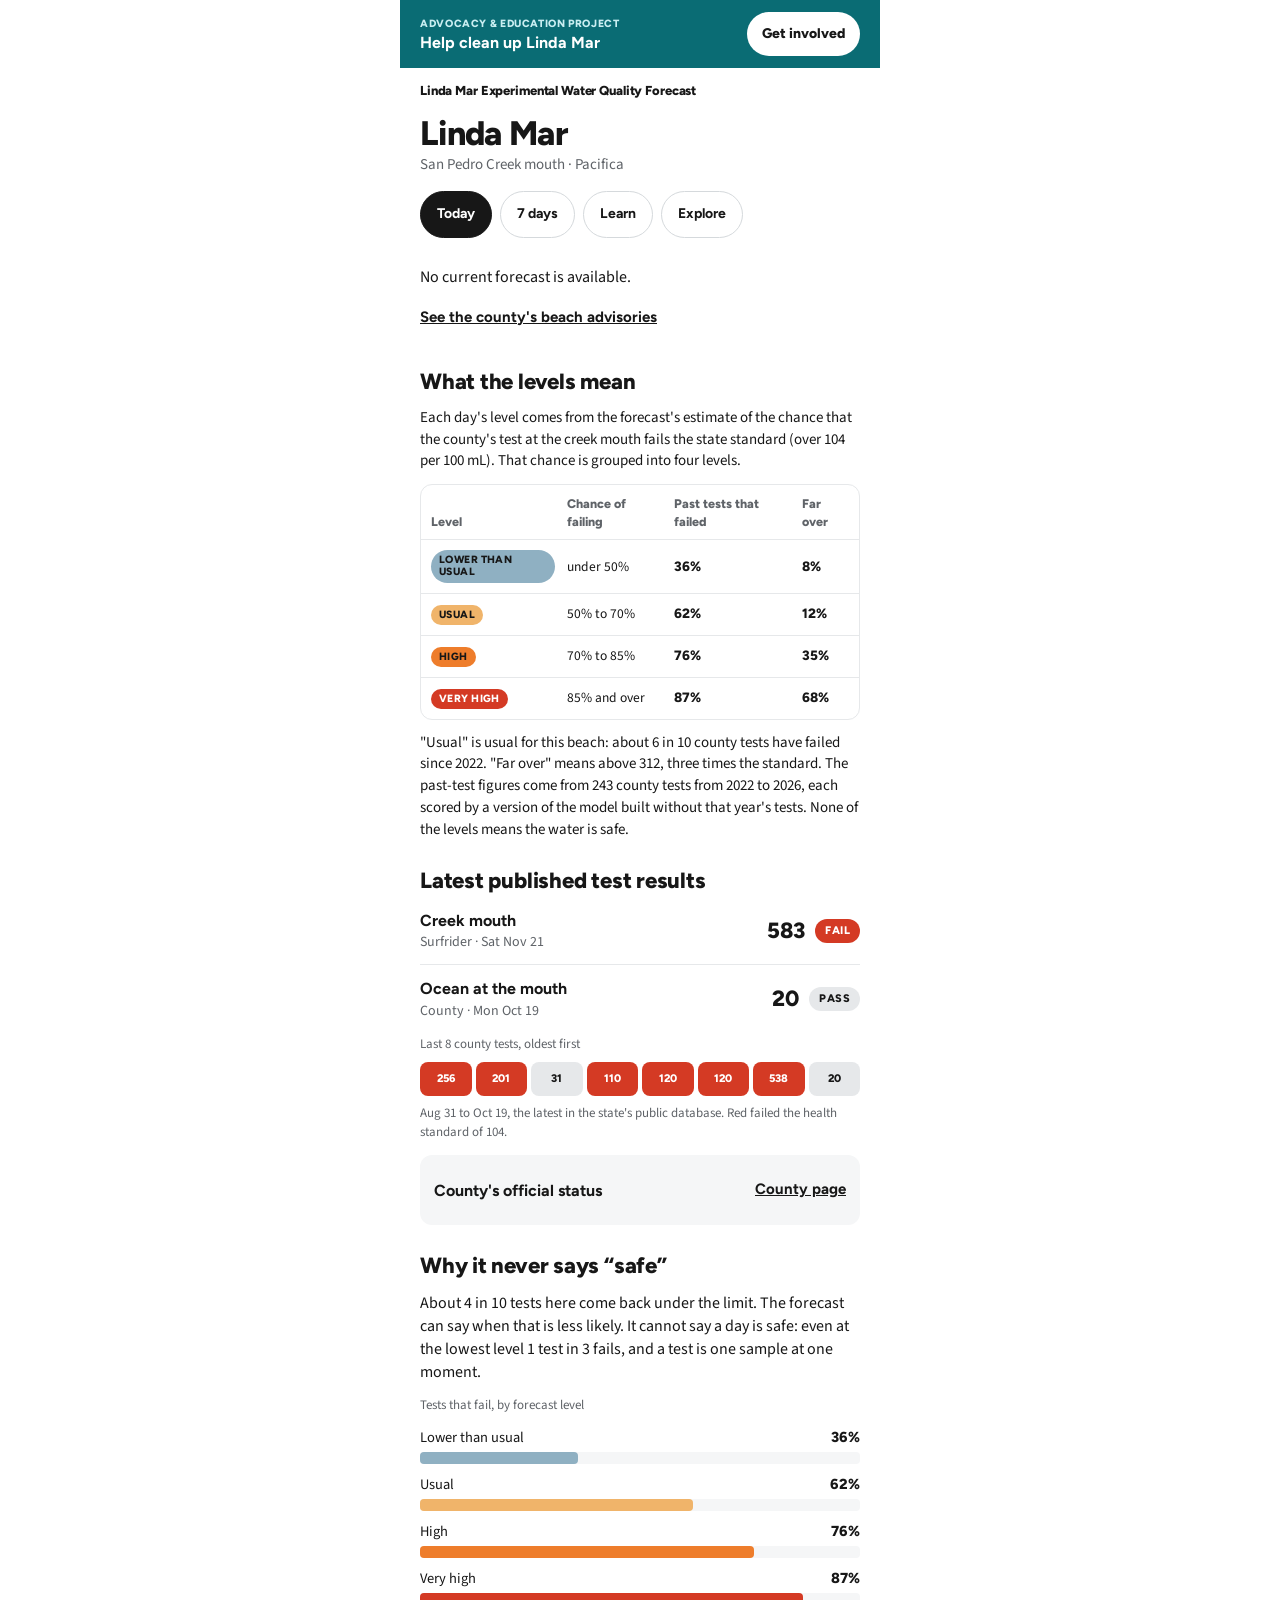
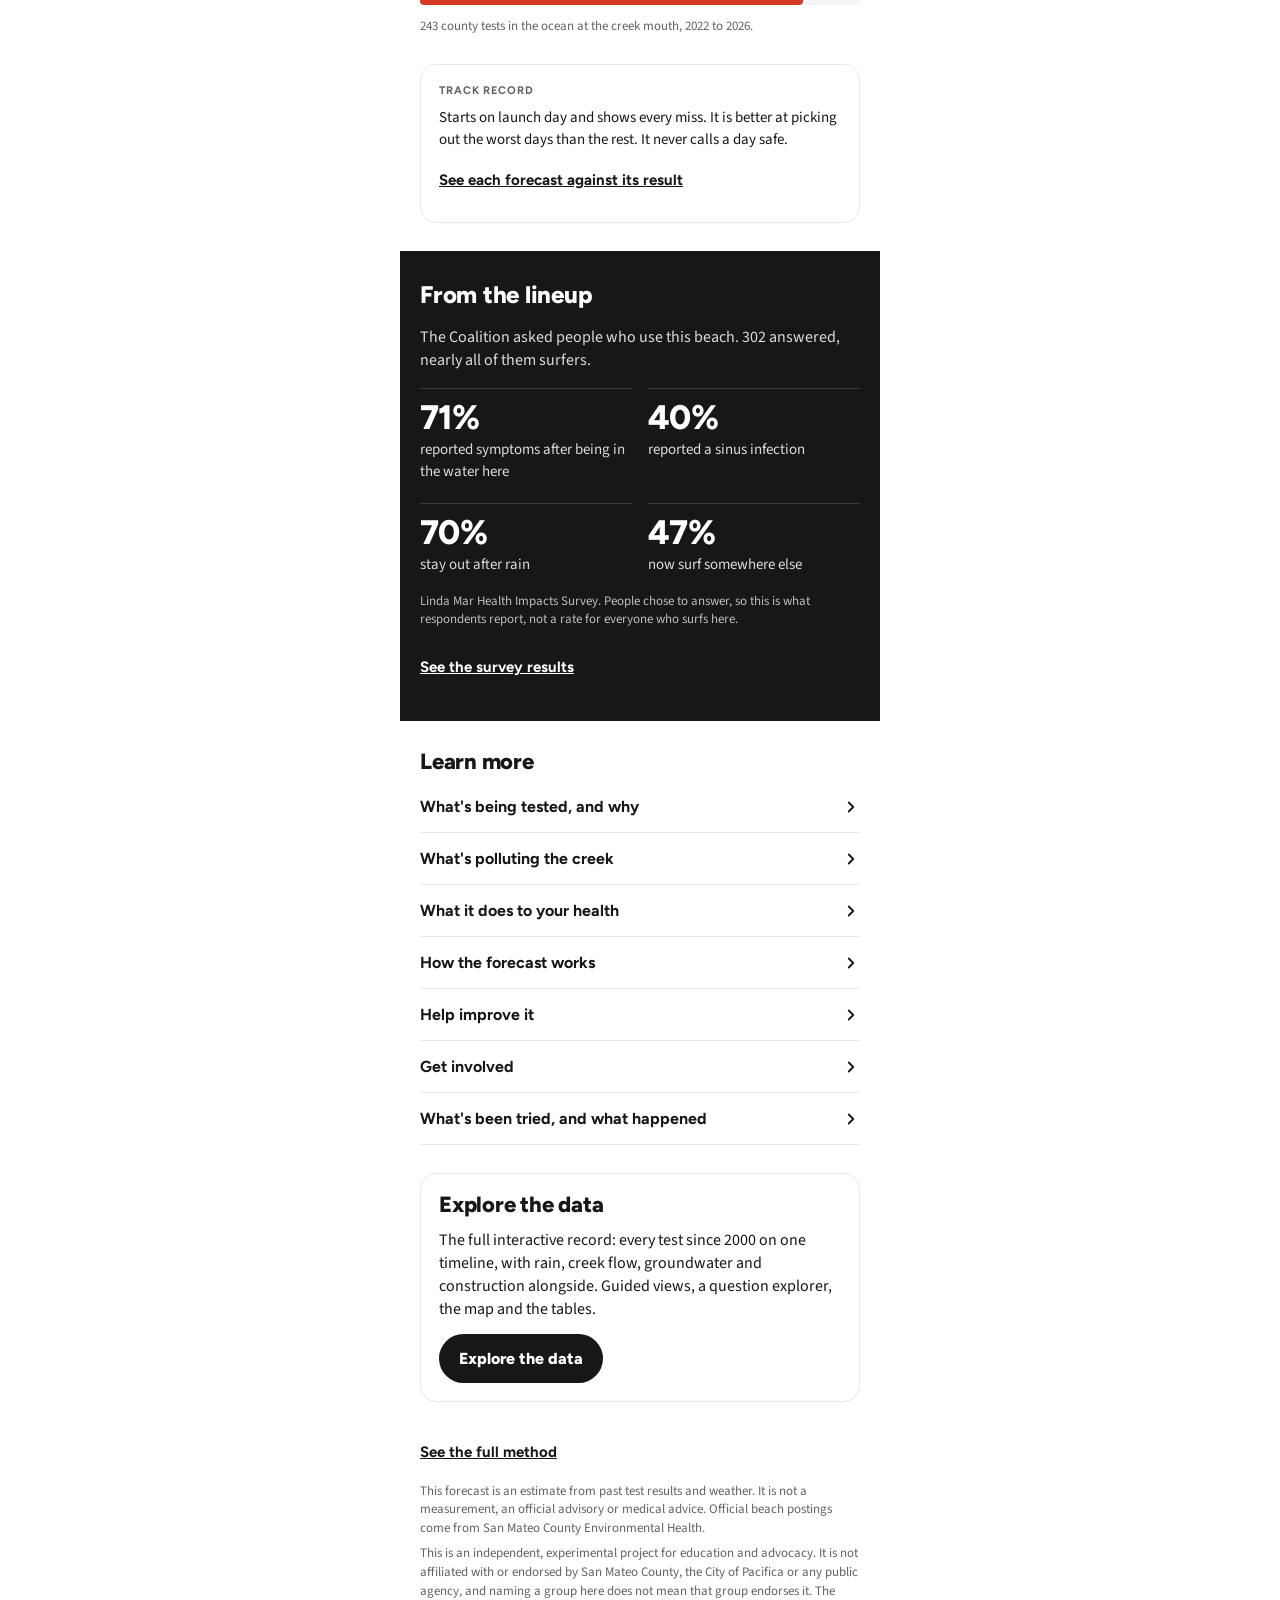
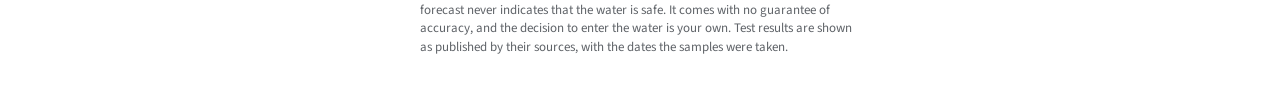
<file: docs/beta/index.html>
<!doctype html>
<html lang="en" data-api="../api/v1/">
<head>
<meta charset="utf-8">
<meta name="robots" content="noindex">
<meta name="viewport" content="width=device-width,initial-scale=1">
<title>Linda Mar Experimental Water Quality Forecast</title>
<link href="https://fonts.googleapis.com/css2?family=Figtree:wght@500;600;700;800;900&amp;family=Source+Sans+3:wght@400;600&amp;display=swap" rel="stylesheet">
<link rel="stylesheet" href="assets/site.css">
</head>
<body>
<div class="shell">
<aside class="banner" aria-label="About this project">
  <div class="banner-text">
    <div class="banner-kicker">Advocacy &amp; education project</div>
    <div class="banner-title">Help clean up Linda Mar</div>
  </div>
  <a class="banner-btn" href="learn/#involved">Get involved</a>
</aside>

<div class="page">
  <div class="intro pad">
    <header class="sitehead">
      <div class="sitename">Linda Mar Experimental Water Quality Forecast</div>
    </header>
    <div class="titleblock">
      <h1>Linda Mar</h1>
      <div class="subtitle">San Pedro Creek mouth · Pacifica</div>
    </div>
    <nav class="tabs-nav" aria-label="Sections">
      <a href="#today" aria-current="page">Today</a>
      <a href="#week">7 days</a>
      <a href="learn/">Learn</a>
      <a href="explore/">Explore</a>
    </nav>
  </div>

  <div id="today" class="pad">
    <p id="loading" class="statusline">Loading the forecast…</p>
    <div id="noforecast" class="fcnote" hidden>
      <p id="nf-text"></p>
      <a class="lnk" href="https://www.smchealth.org/beaches">See the county's beach advisories</a>
    </div>
    <div id="fc-today" hidden>
      <section class="tcard" id="tcard">
        <div class="thead">
          <div class="tlevelrow"><div class="tlevel" id="t-level"></div><div class="meter" id="t-meter" aria-hidden="true"></div></div>
          <span class="tag">Forecast</span>
        </div>
        <p class="beyond" id="t-beyond" hidden>This much rain is beyond what the forecast was built on. Only one of the tests behind it had more than 75 mm of rain in three days, so treat this level as a rough guide.</p>
        <div class="cap" id="t-date"></div>
        <div class="odds">
          <div class="oddsbig" id="t-big"></div>
          <div class="oddsline">tests fail the health standard on days like today.</div>
          <div class="farline" id="t-far"></div>
        </div>
        <div class="refbox" id="t-ref" hidden>
          <div class="refhead"><div class="cap">Latest measured level</div><span class="tag">Measured</span></div>
          <div class="refval"><div class="refnum" id="ref-num"></div><div class="t15" id="ref-times"></div></div>
          <div class="cap" id="ref-sub"></div>
        </div>
        <div class="hr"></div>
        <div class="stats" id="t-stats"></div>
        <div class="cap" id="t-gauge" hidden style="margin-top:12px"></div>
        <div class="cap" id="t-gauge2" hidden style="margin-top:4px"></div>
      </section>
      <p class="note13">A best guess from past patterns. Not a measurement and not an official advisory. None of these levels means the water is safe. <a href="#disclaimer">Full disclaimer</a> · <a href="#levels">What the levels mean</a></p>
      <p class="issued" id="t-issued"></p>
    </div>
  </div>

  <div id="fc-rest" class="page-rest" hidden>
    <section class="reportcard" aria-label="Surf report">
      <a href="https://www.surfline.com/surf-report/linda-mar/5842041f4e65fad6a7708976">Checking the waves too? Linda Mar on Surfline</a>
    </section>
  </div>

  <section id="week" class="pad fsec" hidden>
    <h2>7-day forecast</h2>
    <div class="wkcard">
      <div class="wk7" id="wk-days"></div>
      <div class="wkblock"><div class="cap">Bacteria risk</div><div class="wk7" id="wk-risk"></div></div>
      <div class="wkblock"><div class="cap">Rain</div><div class="wk7" id="wk-rain"></div></div>
    </div>
    <div class="legend">
      <div><span style="background:#ee7d2b"></span>Forecast</div>
      <div><span style="border:2px solid #ee7d2b"></span>Outlook, less certain</div>
    </div>
  </section>

  <section id="levels" class="pad fsec" hidden>
    <h2>What the levels mean</h2>
    <p class="t15">Each day's level comes from the forecast's estimate of the chance that the county's test at the creek mouth fails the state standard (over 104 per 100 mL). That chance is grouped into four levels.</p>
    <div class="lvtablewrap" role="region" aria-label="What the levels mean" tabindex="0">
      <table class="lvtable">
        <thead><tr><th>Level</th><th>Chance of failing</th><th>Past tests that failed</th><th>Far over</th></tr></thead>
        <tbody id="lvl-body"></tbody>
      </table>
    </div>
    <p class="t15">"Usual" is usual for this beach: about 6 in 10 county tests have failed since 2022. "Far over" means above 312, three times the standard. The past-test figures come from 243 county tests from 2022 to 2026, each scored by a version of the model built without that year's tests. None of the levels means the water is safe.</p>
  </section>

  <section id="behind" class="pad fsec" hidden>
    <h2>What's behind the call</h2>
    <p class="t15 mutedp">The two readings the forecast uses, and three it keeps an eye on, over the last two weeks and the week ahead.</p>
    <div class="bcard">
      <div class="col2"><h3>What sets the level</h3><div class="t145m">The forecast is worked out from these two readings alone.</div></div>
      <div class="drv" id="d-rain">
        <div class="drvhead"><div class="drvtitle">Rain, 2 days and today</div><span class="badge" id="d-rain-badge" hidden></span></div>
        <div class="drvval"><span class="drvnum" id="d-rain-num"></span><span class="cap">over 2 days and today, estimated</span></div>
        <div id="d-rain-chart"></div>
        <div class="t14m">Rain washes what is on the streets and in the pipes into the creek. Risk peaks in the first day or two.</div>
      </div>
      <div class="drv" id="d-ground">
        <div class="drvhead"><div class="drvtitle">Ground wetness</div><span class="badge" id="d-ground-badge" hidden></span></div>
        <div class="drvval"><span class="drvnum" id="d-ground-num"></span><span class="cap" id="d-ground-sub"></span></div>
        <div id="d-ground-chart"></div>
        <div class="t14m">Our stand-in for the water table. When it is low the weather is also warm and the creek is low. Drier ground has meant more failed tests. Estimated from rain; nothing measures it here today.</div>
      </div>
      <div class="axis" id="axis-1"></div>
    </div>
    <div class="bcard">
      <div class="col2"><h3>Also watching</h3><div class="t145m">Shown for context. They move with the two readings above, so the forecast does not count them separately.</div></div>
      <div class="drv" id="d-runoff">
        <div class="drvhead"><div class="drvtitle">Storm runoff</div><span class="badge">Follows the rain</span></div>
        <div class="drvval"><span class="drvnum" id="d-runoff-num"></span><span class="cap">fades by half in about a week</span></div>
        <div id="d-runoff-chart"></div>
        <div class="t14m">After the rain stops, the creek keeps carrying it out to the surf.</div>
      </div>
      <div class="drv" id="d-temp">
        <div class="drvhead"><div class="drvtitle">Water temperature</div><span class="badge">Moves with ground wetness</span></div>
        <div class="drvval"><span class="drvnum" id="d-temp-num"></span><span class="cap" id="d-temp-sub"></span></div>
        <div id="d-temp-chart"></div>
        <div class="t14m">Tests fail more often in the warm months. Whether warmth itself is the cause is not settled.</div>
      </div>
      <div class="drv" id="d-recent">
        <div class="drvhead"><div class="drvtitle">Recent tests</div><span class="badge">For reference</span></div>
        <div class="drvval"><span class="drvnum" id="d-recent-num"></span><span class="cap" id="d-recent-sub"></span></div>
        <div id="d-recent-chart"></div>
        <div class="t14m">A recent result shifts the odds for the next test by about 10 points. After two weeks it tells you almost nothing.</div>
      </div>
      <div class="axis" id="axis-2"></div>
    </div>
    <div class="legend">
      <div><span style="background:#cfe0ea"></span>Estimated to date</div>
      <div><span style="background:#f5f6f7;border:1px solid #d5d9dc"></span>Forecast</div>
    </div>
    <p class="t15">The forecast does not look at the calendar. Dry ground already tells it when the dry season has set in. Since 2022, tests from August to November have failed most often.</p>
    <a class="lnk" href="explore/" style="align-self:flex-start">Compare these readings with every test since 2000</a>
  </section>

  <section class="pad fsec" id="results" style="gap:14px">
    <h2>Latest published test results</h2>
    <div id="res-rows" class="col12"></div>
    <div id="last8" class="col8" hidden>
      <div class="cap">Last 8 county tests, oldest first</div>
      <div class="g8" id="last8-grid"></div>
      <div class="cap" id="last8-cap"></div>
    </div>
    <p id="res-fail" class="t15" hidden></p>
    <div class="countybox">
      <div class="fb7">County's official status</div>
      <a class="lnk" href="https://www.smchealth.org/beaches">County page</a>
    </div>
  </section>

  <section class="pad fsec">
    <h2>Why it never says “safe”</h2>
    <p>About 4 in 10 tests here come back under the limit. The forecast can say when that is less likely. It cannot say a day is safe: even at the lowest level 1 test in 3 fails, and a test is one sample at one moment.</p>
    <div class="cap">Tests that fail, by forecast level</div>
    <div class="lvbars" id="lv-bars"></div>
    <div class="cap" id="lv-cap" hidden></div>
    <p id="lv-fail" class="t15" hidden></p>
  </section>

  <section class="trcard" id="trcard">
    <div class="kick">Track record</div>
    <div class="trhead" id="tr-head" hidden></div>
    <p class="t15">Starts on launch day and shows every miss. It is better at picking out the worst days than the rest. It never calls a day safe.</p>
    <a class="lnk" href="explore/#track">See each forecast against its result</a>
    <a class="lnk" id="tr-link" href="#record" hidden>Every forecast, and what the test found</a>
    <p id="tr-fail" class="t15" hidden></p>
  </section>

  <section class="pad fsec" id="record" hidden></section>

  <section class="dark">
    <h2>From the lineup</h2>
    <p>The Coalition asked people who use this beach. <span data-sv="responses">301</span> answered, nearly all of them surfers.</p>
    <div class="facts">
      <div class="fact"><b data-sv="headline">71%</b><span>reported symptoms after being in the water here</span></div>
      <div class="fact"><b data-sv="sym-sinus">39%</b><span>reported a sinus infection</span></div>
      <div class="fact"><b>70%</b><span>stay out after rain</span></div>
      <div class="fact"><b>47%</b><span>now surf somewhere else</span></div>
    </div>
    <div class="fine">Linda Mar Health Impacts Survey. People chose to answer, so this is what respondents report, not a rate for everyone who surfs here.</div>
    <a href="https://reporting.alchemer.com/r/624621_6a8dbf767a0058.06400077" data-sv-link="live_results">See the survey results</a>
  </section>

  <nav class="pad linklist" aria-label="Learn more">
    <h2 style="margin:0 0 6px">Learn more</h2>
    <a class="navrow" href="learn/#s-tested"><span>What's being tested, and why</span><svg aria-hidden="true" width="18" height="18" viewBox="0 0 24 24" fill="none" stroke="#171717" stroke-width="2.4" stroke-linecap="round" stroke-linejoin="round"><path d="M9 6l6 6-6 6"></path></svg></a>
    <a class="navrow" href="learn/#s-creek"><span>What's polluting the creek</span><svg aria-hidden="true" width="18" height="18" viewBox="0 0 24 24" fill="none" stroke="#171717" stroke-width="2.4" stroke-linecap="round" stroke-linejoin="round"><path d="M9 6l6 6-6 6"></path></svg></a>
    <a class="navrow" href="learn/#s-health"><span>What it does to your health</span><svg aria-hidden="true" width="18" height="18" viewBox="0 0 24 24" fill="none" stroke="#171717" stroke-width="2.4" stroke-linecap="round" stroke-linejoin="round"><path d="M9 6l6 6-6 6"></path></svg></a>
    <a class="navrow" href="learn/#s-forecast"><span>How the forecast works</span><svg aria-hidden="true" width="18" height="18" viewBox="0 0 24 24" fill="none" stroke="#171717" stroke-width="2.4" stroke-linecap="round" stroke-linejoin="round"><path d="M9 6l6 6-6 6"></path></svg></a>
    <a class="navrow" href="learn/#s-improve"><span>Help improve it</span><svg aria-hidden="true" width="18" height="18" viewBox="0 0 24 24" fill="none" stroke="#171717" stroke-width="2.4" stroke-linecap="round" stroke-linejoin="round"><path d="M9 6l6 6-6 6"></path></svg></a>
    <a class="navrow" href="learn/#involved"><span>Get involved</span><svg aria-hidden="true" width="18" height="18" viewBox="0 0 24 24" fill="none" stroke="#171717" stroke-width="2.4" stroke-linecap="round" stroke-linejoin="round"><path d="M9 6l6 6-6 6"></path></svg></a>
    <a class="navrow" href="learn/#s-tried"><span>What's been tried, and what happened</span><svg aria-hidden="true" width="18" height="18" viewBox="0 0 24 24" fill="none" stroke="#171717" stroke-width="2.4" stroke-linecap="round" stroke-linejoin="round"><path d="M9 6l6 6-6 6"></path></svg></a>
  </nav>

  <section class="exbox">
    <h2>Explore the data</h2>
    <p>The full interactive record: every test since 2000 on one timeline, with rain, creek flow, groundwater and construction alongside. Guided views, a question explorer, the map and the tables.</p>
    <a class="btn" href="explore/" style="margin-top:2px">Explore the data</a>
  </section>

  <footer class="pad sitefoot" id="disclaimer">
    <a class="lnk" href="method/" style="align-self:flex-start">See the full method</a>
    <div>This forecast is an estimate from past test results and weather. It is not a measurement, an official advisory or medical advice. Official beach postings come from San Mateo County Environmental Health.</div>
    <div>This is an independent, experimental project for education and advocacy. It is not affiliated with or endorsed by San Mateo County, the City of Pacifica or any public agency, and naming a group here does not mean that group endorses it. The forecast never indicates that the water is safe. It comes with no guarantee of accuracy, and the decision to enter the water is your own. Test results are shown as published by their sources, with the dates the samples were taken.</div>
  </footer>
</div>
</div>
<script src="assets/forecast.js"></script>
</body>
</html>
</file>
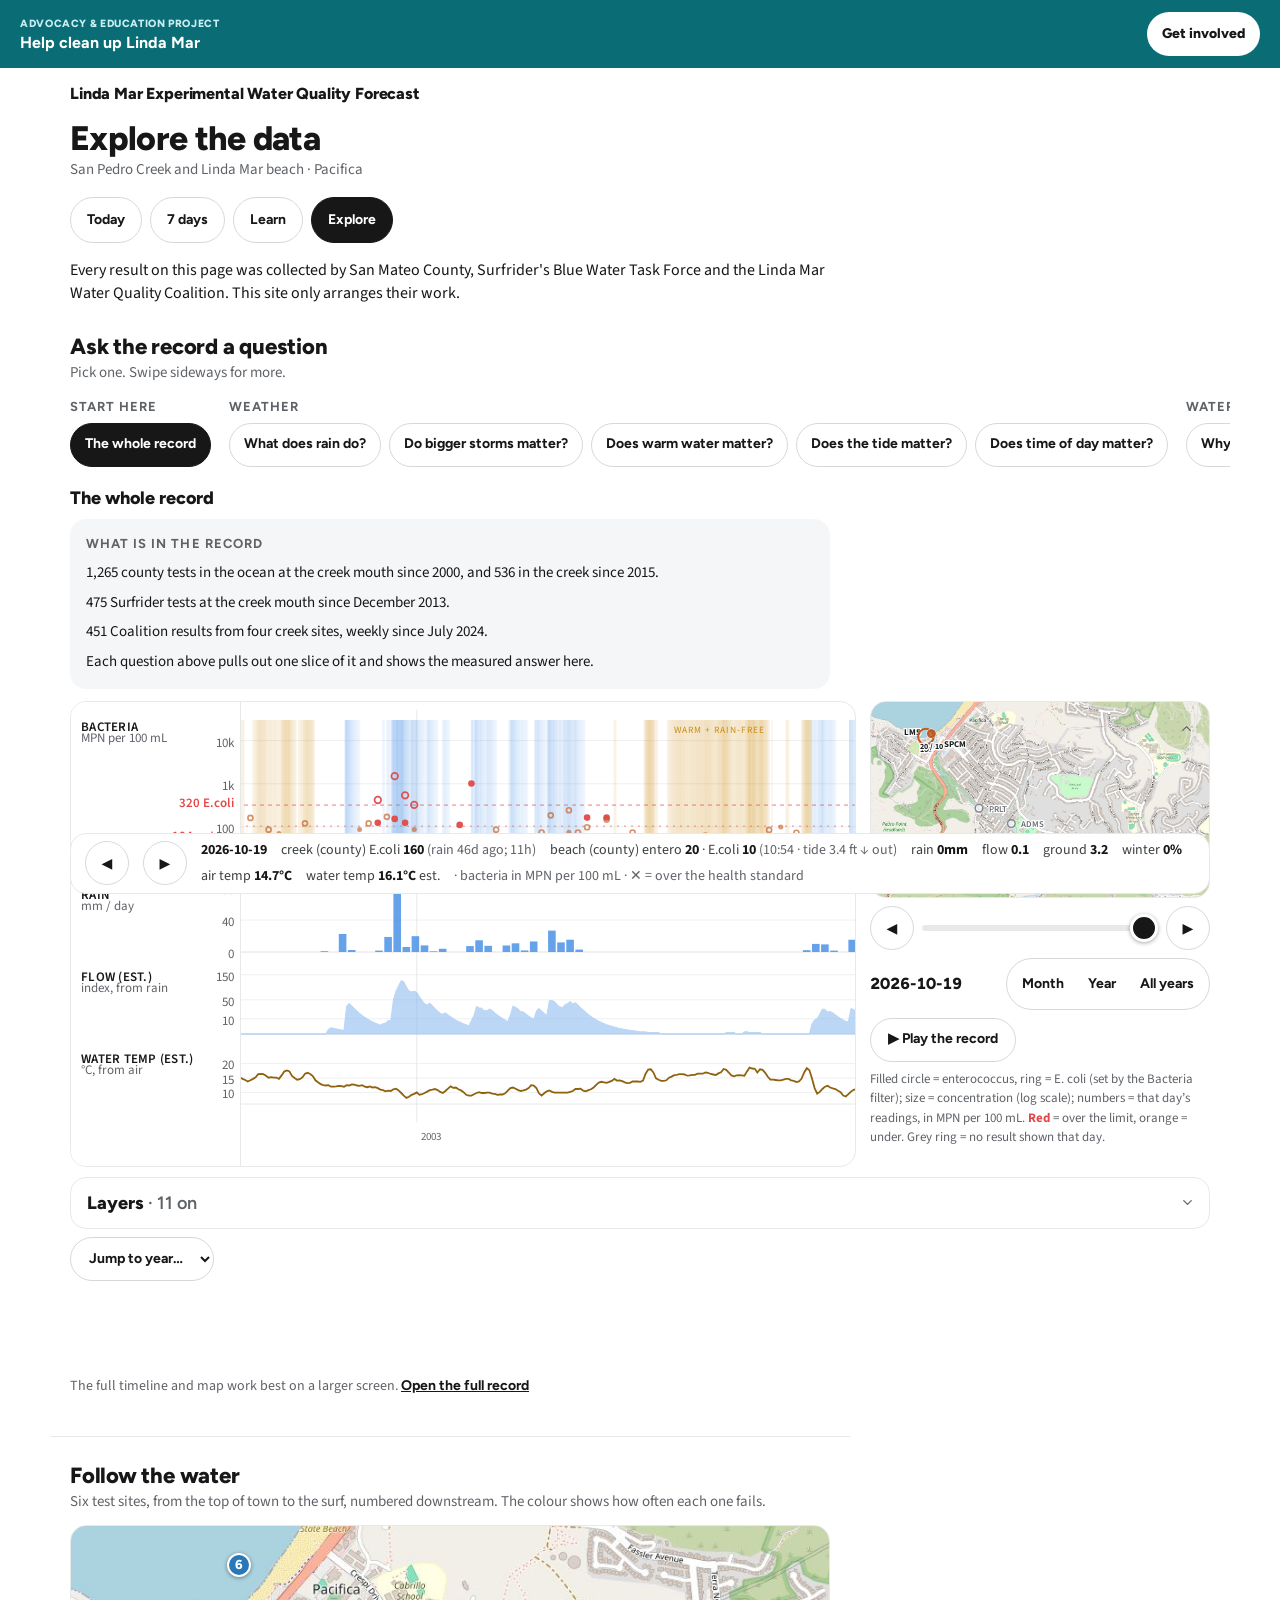
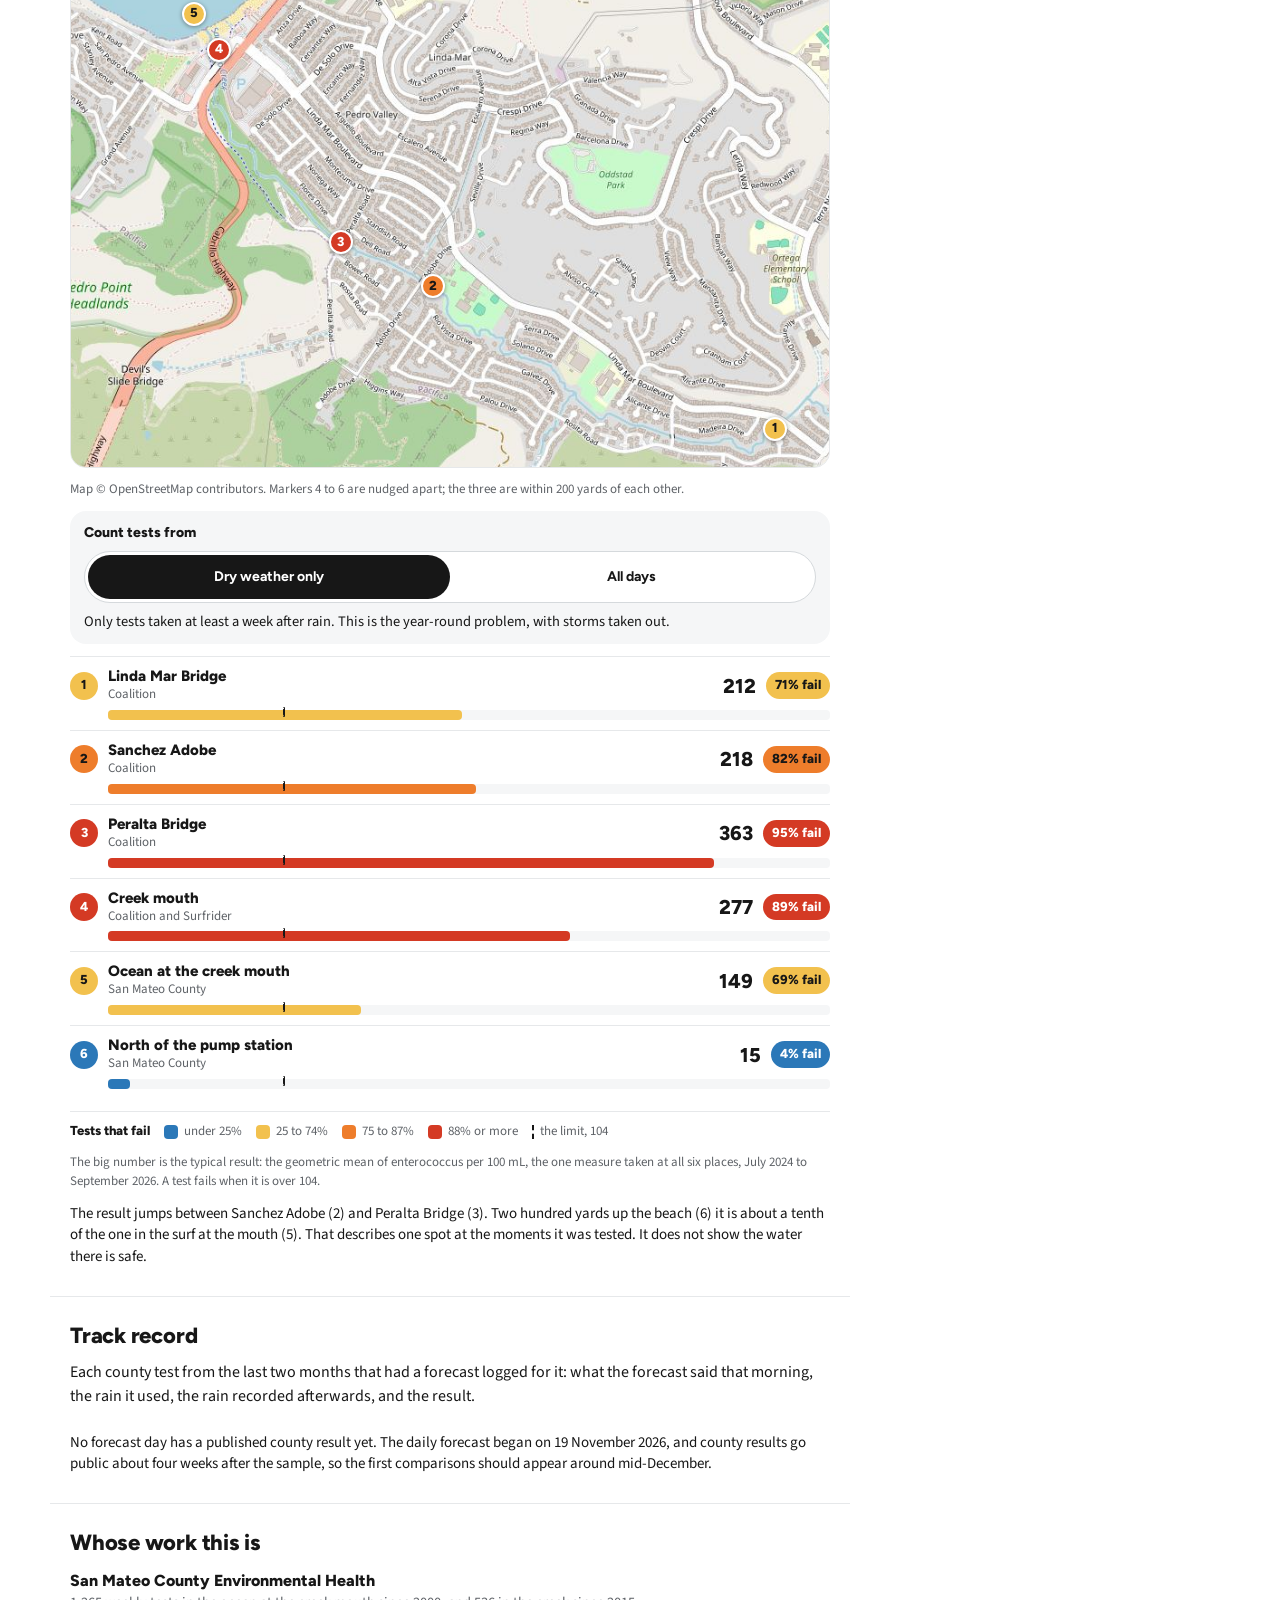
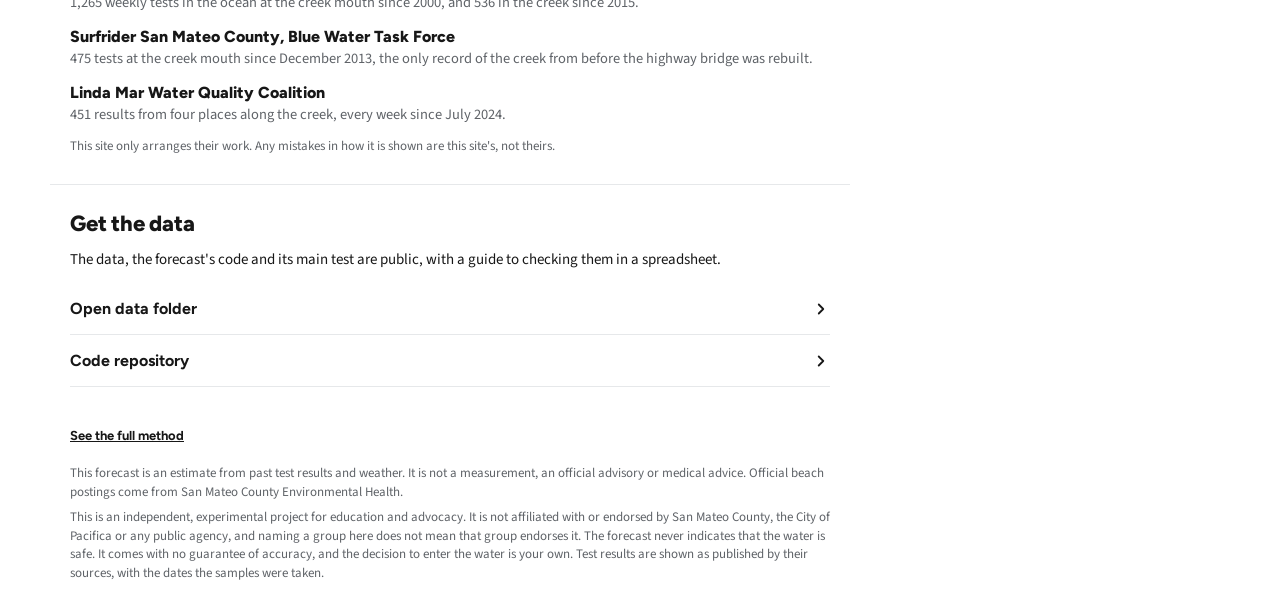
<file: docs/beta/explore/index.html>
<!doctype html>
<html lang="en">
<head>
<meta charset="utf-8">
<meta name="robots" content="noindex">
<meta name="viewport" content="width=device-width,initial-scale=1,viewport-fit=cover">
<title>Linda Mar Experimental Water Quality Forecast · Explore the data</title>
<link href="https://fonts.googleapis.com/css2?family=Figtree:wght@500;600;700;800;900&amp;family=Source+Sans+3:wght@400;600&amp;display=swap" rel="stylesheet">
<link rel="stylesheet" href="engine.css">
<link rel="stylesheet" href="explore.css">
</head>
<body>
<aside class="banner" aria-label="About this project">
  <div class="banner-text">
    <div class="banner-kicker">Advocacy &amp; education project</div>
    <div class="banner-title">Help clean up Linda Mar</div>
  </div>
  <a class="banner-btn" href="../learn/#involved">Get involved</a>
</aside>

<div class="page">
  <div class="intro pad">
    <header class="sitehead">
      <div class="sitename">Linda Mar Experimental Water Quality Forecast</div>
    </header>
    <div class="titleblock">
      <h1>Explore the data</h1>
      <div class="subtitle">San Pedro Creek and Linda Mar beach · Pacifica</div>
    </div>
    <nav class="tabs-nav" aria-label="Sections">
      <a href="../">Today</a>
      <a href="../#week">7 days</a>
      <a href="../learn/">Learn</a>
      <a href="./" aria-current="page">Explore</a>
    </nav>
    <p class="lede">Every result on this page was collected by San Mateo County, Surfrider's Blue Water Task Force and the Linda Mar Water Quality Coalition. This site only arranges their work.</p>
  </div>

  <section class="ask" id="ask-section">
    <div class="pad sechead">
      <h2>Ask the record a question</h2>
      <div class="dek">Pick one. Swipe sideways for more.</div>
    </div>
    <div class="qscroll" role="group" aria-label="Questions">
      <div class="qrow">
        <div class="qgroup"><div class="kicker">Start here</div>
          <div class="qchips"><button type="button" class="chip" id="q-reset" aria-pressed="true">The whole record</button></div></div>
        <div class="qgroup"><div class="kicker">Weather</div><div class="qchips" data-g="0"></div></div>
        <div class="qgroup"><div class="kicker">Water and ground</div><div class="qchips" data-g="1"></div></div>
        <div class="qgroup"><div class="kicker">Place and history</div><div class="qchips" data-g="2"></div></div>
      </div>
    </div>
    <div class="pad qbody">
      <h3 id="q-heading">The whole record</h3>
      <div class="card grey" id="q-whole">
        <div class="kicker">What is in the record</div>
        <div>1,265 county tests in the ocean at the creek mouth since 2000, and 536 in the creek since 2015.</div>
        <div>475 Surfrider tests at the creek mouth since December 2013.</div>
        <div>451 Coalition results from four creek sites, weekly since July 2024.</div>
        <div>Each question above pulls out one slice of it and shows the measured answer here.</div>
      </div>
      <div class="card grey" id="q-look" hidden>
        <div class="kicker">What to look for on the timeline</div>
        <div id="q-look-text"></div>
      </div>
    </div>

    <div class="explorer" id="explorer">
      <p class="pad loadline" id="ex-loading">Loading the record…</p>
      <div id="ex-main" hidden>
        <div id="stage">
          <div class="tl"><div class="gutter" id="gutter"></div><div class="scroller" id="scroller"></div><div id="tourbox" hidden></div><div id="ex-lanelabs"></div></div>
          <div class="geo docked" id="geo" hidden>
            <button type="button" class="maptoggle" id="ex-maptoggle" aria-expanded="true" aria-controls="ex-mapframe" aria-label="Hide map"><svg aria-hidden="true" class="chev" width="15" height="15" viewBox="0 0 24 24" fill="none" stroke="currentColor" stroke-width="2" stroke-linecap="round" stroke-linejoin="round"><path d="M6 15l6-6 6 6"></path></svg></button>
            <div class="mapframe" id="ex-mapframe"><svg id="geomap" width="400" height="330" viewBox="0 0 400 330" role="img" aria-label="Monitoring sites map" preserveAspectRatio="xMidYMax slice"></svg></div>
            <div class="ctl">
              <div class="date" id="geodate">—</div>
              <div class="sliderrow">
                <button type="button" class="iconbtn" id="ex-prev" aria-label="Earlier">◀</button>
                <input type="range" id="geoslider" min="0" value="0" aria-label="Week">
                <button type="button" class="iconbtn" id="ex-next" aria-label="Later">▶</button>
              </div>
              <div class="daterow">
                <span class="shared-date" id="ex-date" aria-live="polite"></span>
                <div class="seg" id="ex-spans" role="group" aria-label="Time span">
                  <button type="button" data-span="month" aria-pressed="false">Month</button><button type="button" data-span="year" aria-pressed="false">Year</button><button type="button" data-span="all" aria-pressed="false">All years</button>
                </div>
              </div>
              <button type="button" class="playbtn" id="geoplay">▶ Play the record</button>
              <div class="leg" id="geoleg">Filled circle = enterococcus, ring = E. coli (set by the Bacteria filter); size = concentration (log scale); numbers = that day’s readings, in MPN per 100 mL. <b style="color:var(--std)">Red</b> = over the limit, orange = under. Grey ring = no result shown that day.</div>
            </div>
          </div>
        </div>
        <div class="pad tools">
          <div class="lanechips" id="ex-lanes" role="group" aria-label="Second row of the chart"></div>
          <button type="button" class="layersrow" id="ex-layers" aria-expanded="false" aria-controls="ex-layerpanel"><span><b>Layers</b> <span class="oncount" id="ex-oncount"></span></span><svg aria-hidden="true" class="chev" width="15" height="15" viewBox="0 0 24 24" fill="none" stroke="currentColor" stroke-width="2" stroke-linecap="round" stroke-linejoin="round"><path d="M6 9l6 6 6-6"></path></svg></button>
          <div class="layerpanel" id="ex-layerpanel" hidden>
            <div class="layerhint" id="ex-lhint"></div>
            <div class="layergroups" id="ex-layergroups"></div>
            <div class="layertip" id="ex-tip" hidden></div>
            <div class="frow maprow"><span class="flbl">Map</span><div class="mapkey" id="ex-mapkey"></div></div>
          </div>
          <div class="toolrow">
            <select id="jumps" aria-label="Jump to year"></select>
            <button type="button" class="playbtn" id="ex-play">▶ Play the record</button>
          </div>
        </div>
        <div class="detail" id="detail" role="dialog" aria-labelledby="ex-dtitle">
          <div class="sheethead"><b id="ex-dtitle">Day record</b><button type="button" class="sheetclose" id="ex-dclose">Close</button></div>
          <button class="dnav" id="dprev" aria-label="Previous sample">◀</button><button class="dnav" id="dnext" aria-label="Next sample">▶</button><div id="dtext">Hover the timeline for any day’s full record. Click to pin; the arrows step from sample to sample.</div>
        </div>
      </div>
    </div>

    <div class="pad qbody">
      <div class="card line" id="q-nums" hidden>
        <div class="kicker">By the numbers</div>
        <div id="q-nums-body"></div>
      </div>
      <div class="note">The full timeline and map work best on a larger screen. <a class="textlink" href="https://augers-co.github.io/pacifica-beach-water/">Open the full record</a></div>
    </div>
  </section>

  <section class="pad block" id="water">
    <div class="sechead">
      <h2>Follow the water</h2>
      <div class="dek">Six test sites, from the top of town to the surf, numbered downstream. The colour shows how often each one fails.</div>
    </div>
    <div class="stopmap">
      <div class="stopmap-inner">
        <img src="basemap.jpg" alt="Street map of the San Pedro Creek valley, from Linda Mar beach at upper left to the hills at lower right">
        <div id="w-markers"></div>
      </div>
    </div>
    <div class="fine">Map © OpenStreetMap contributors. Markers 4 to 6 are nudged apart; the three are within 200 yards of each other.</div>
    <div class="card grey tight">
      <div class="cardtitle">Count tests from</div>
      <div class="pillseg" role="group" aria-label="Which days to count">
        <button type="button" id="w-dry" aria-pressed="true">Dry weather only</button>
        <button type="button" id="w-all" aria-pressed="false">All days</button>
      </div>
      <div class="modenote" id="w-note"></div>
    </div>
    <div class="stops" id="w-stops"></div>
    <div class="legendrow">
      <span class="legtitle">Tests that fail</span>
      <span class="legitem"><span class="sw" style="background:#2b78b8"></span>under 25%</span>
      <span class="legitem"><span class="sw" style="background:#f2c14e"></span>25 to 74%</span>
      <span class="legitem"><span class="sw" style="background:#ee7d2b"></span>75 to 87%</span>
      <span class="legitem"><span class="sw" style="background:#d43a24"></span>88% or more</span>
      <span class="legitem"><span class="sw dash"></span>the limit, 104</span>
    </div>
    <div class="fine">The big number is the typical result: the geometric mean of enterococcus per 100 mL, the one measure taken at all six places, July 2024 to September 2026. A test fails when it is over 104.</div>
    <p class="body15">The result jumps between Sanchez Adobe (2) and Peralta Bridge (3). Two hundred yards up the beach (6) it is about a tenth of the one in the surf at the mouth (5). That describes one spot at the moments it was tested. It does not show the water there is safe.</p>
  </section>

  <section class="pad block" id="track">
    <h2>Track record</h2>
    <p class="lede">Each county test from the last two months that had a forecast logged for it: what the forecast said that morning, the rain it used, the rain recorded afterwards, and the result.</p>
    <div id="tr-list" class="trlist" aria-live="polite"></div>
    <p class="body15" id="tr-empty" hidden>No forecast day has a published county result yet. The daily forecast began on 19 November 2026, and county results go public about four weeks after the sample, so the first comparisons should appear around mid-December.</p>
  </section>

  <section class="pad block">
    <h2>Whose work this is</h2>
    <div class="who">
      <div><div class="whoname">San Mateo County Environmental Health</div><div class="whotext">1,265 weekly tests in the ocean at the creek mouth since 2000, and 536 in the creek since 2015.</div></div>
      <div><div class="whoname">Surfrider San Mateo County, Blue Water Task Force</div><div class="whotext">475 tests at the creek mouth since December 2013, the only record of the creek from before the highway bridge was rebuilt.</div></div>
      <div><div class="whoname">Linda Mar Water Quality Coalition</div><div class="whotext">451 results from four places along the creek, every week since July 2024.</div></div>
    </div>
    <div class="fine">This site only arranges their work. Any mistakes in how it is shown are this site's, not theirs.</div>
  </section>

  <section class="pad block">
    <h2>Get the data</h2>
    <p class="body15">The data, the forecast's code and its main test are public, with a guide to checking them in a spreadsheet.</p>
    <div class="linklist">
      <a href="https://github.com/augers-co/pacifica-beach-water/tree/main/open-data"><span>Open data folder</span><svg aria-hidden="true" width="18" height="18" viewBox="0 0 24 24" fill="none" stroke="#171717" stroke-width="2.4" stroke-linecap="round" stroke-linejoin="round"><path d="M9 6l6 6-6 6"></path></svg></a>
      <a href="https://github.com/augers-co/pacifica-beach-water"><span>Code repository</span><svg aria-hidden="true" width="18" height="18" viewBox="0 0 24 24" fill="none" stroke="#171717" stroke-width="2.4" stroke-linecap="round" stroke-linejoin="round"><path d="M9 6l6 6-6 6"></path></svg></a>
    </div>
  </section>

  <footer class="pad sitefoot" id="disclaimer">
    <a class="textlink" href="../method/" style="align-self:flex-start">See the full method</a>
    <div>This forecast is an estimate from past test results and weather. It is not a measurement, an official advisory or medical advice. Official beach postings come from San Mateo County Environmental Health.</div>
    <div>This is an independent, experimental project for education and advocacy. It is not affiliated with or endorsed by San Mateo County, the City of Pacifica or any public agency, and naming a group here does not mean that group endorses it. The forecast never indicates that the water is safe. It comes with no guarantee of accuracy, and the decision to enter the water is your own. Test results are shown as published by their sources, with the dates the samples were taken.</div>
  </footer>
</div>



<!-- Parts of the full-record page's controls that this page drives but does not show -->
<div id="engine-hidden" hidden>
    <div class="frow"><span class="flbl">Samples</span><div class="panel chips" id="spanel" role="group" aria-label="Samples"></div></div>
    <div class="frow"><span class="flbl">Bacteria</span><div class="panel chips" id="apanel" role="group" aria-label="Bacteria"></div></div>
    <div class="frow condrow"><span class="flbl">Conditions</span><div class="panel chips" id="panel" role="group" aria-label="Conditions"></div></div>
    <div class="frow"><span class="flbl">Annotations</span><div class="panel chips" id="npanel" role="group" aria-label="Annotations"></div></div>
    <div class="frow"><span class="flbl">°C / °F</span><div><div class="tunits" role="group" aria-label="Temperature units"><button id="degc" aria-pressed="true">°C</button><button id="degf" aria-pressed="false">°F</button></div></div></div>
  <div class="controls"><div class="view"><button aria-pressed="true" data-ppd="1.3">Decade view</button><button aria-pressed="false" data-ppd="7">Storm view (daily)</button></div><button id="mapbtn" aria-pressed="false">Map view</button></div>
  <div id="theories"></div><div id="theorybar"></div>
  <div id="ask"></div><div class="frow"><div id="xf"></div></div><div class="frow"><div id="xr"></div></div>
  <div class="frow"><div class="panel"><button id="xv-raw" aria-pressed="true">Raw levels</button><button id="xv-dep" aria-pressed="false">compared to the seasonal average</button></div></div>
  <div id="xwrap"><div id="xplot"></div><div id="xcard"><div id="xread"></div><div class="xkey"><div id="xhow">How to read it.</div><p id="xfoot"></p></div></div></div>
  <div class="tabs"><button role="tab" aria-selected="true" data-t="sites">sites</button></div><table id="tbl"></table><p id="tblsrc"></p>
</div>

<script src="board_content.js"></script>
<script src="layers_content.js"></script>
<script src="engine.js"></script>
<script src="explore.js"></script>
</body>
</html>
</file>
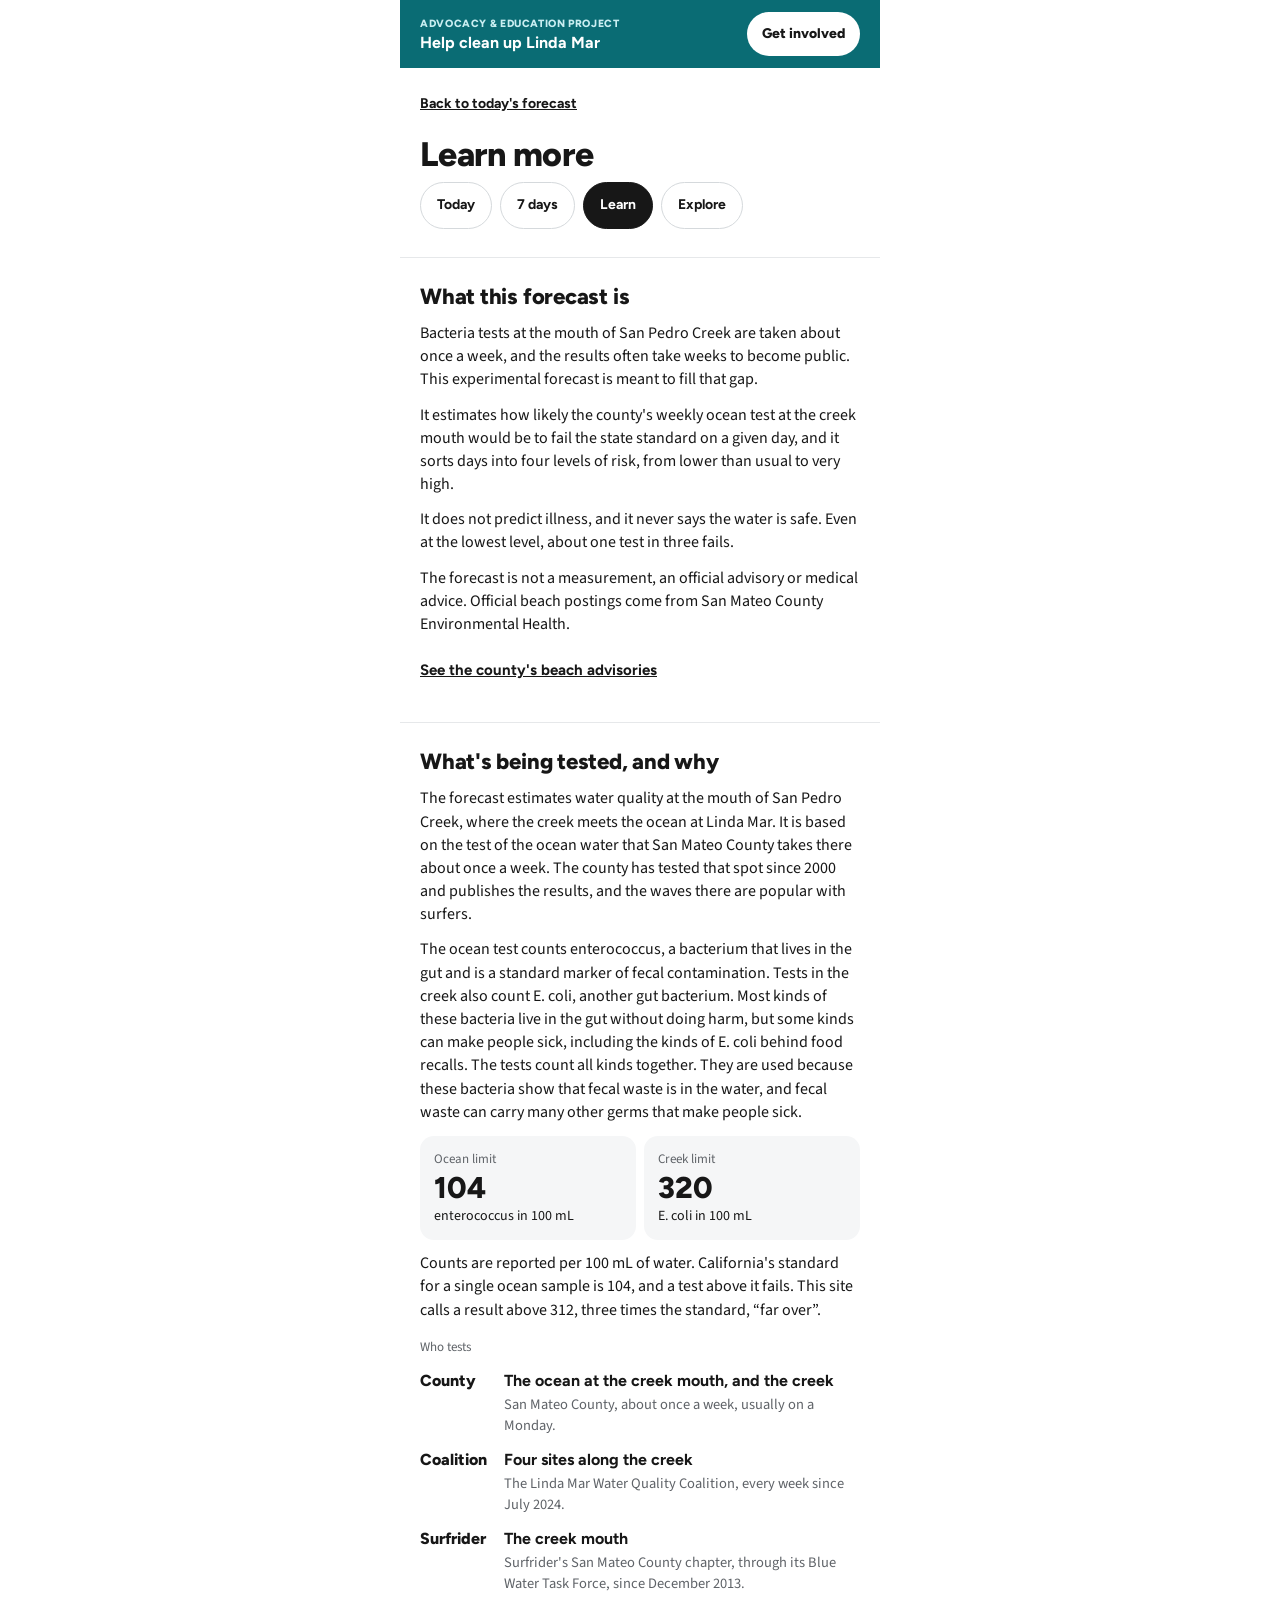
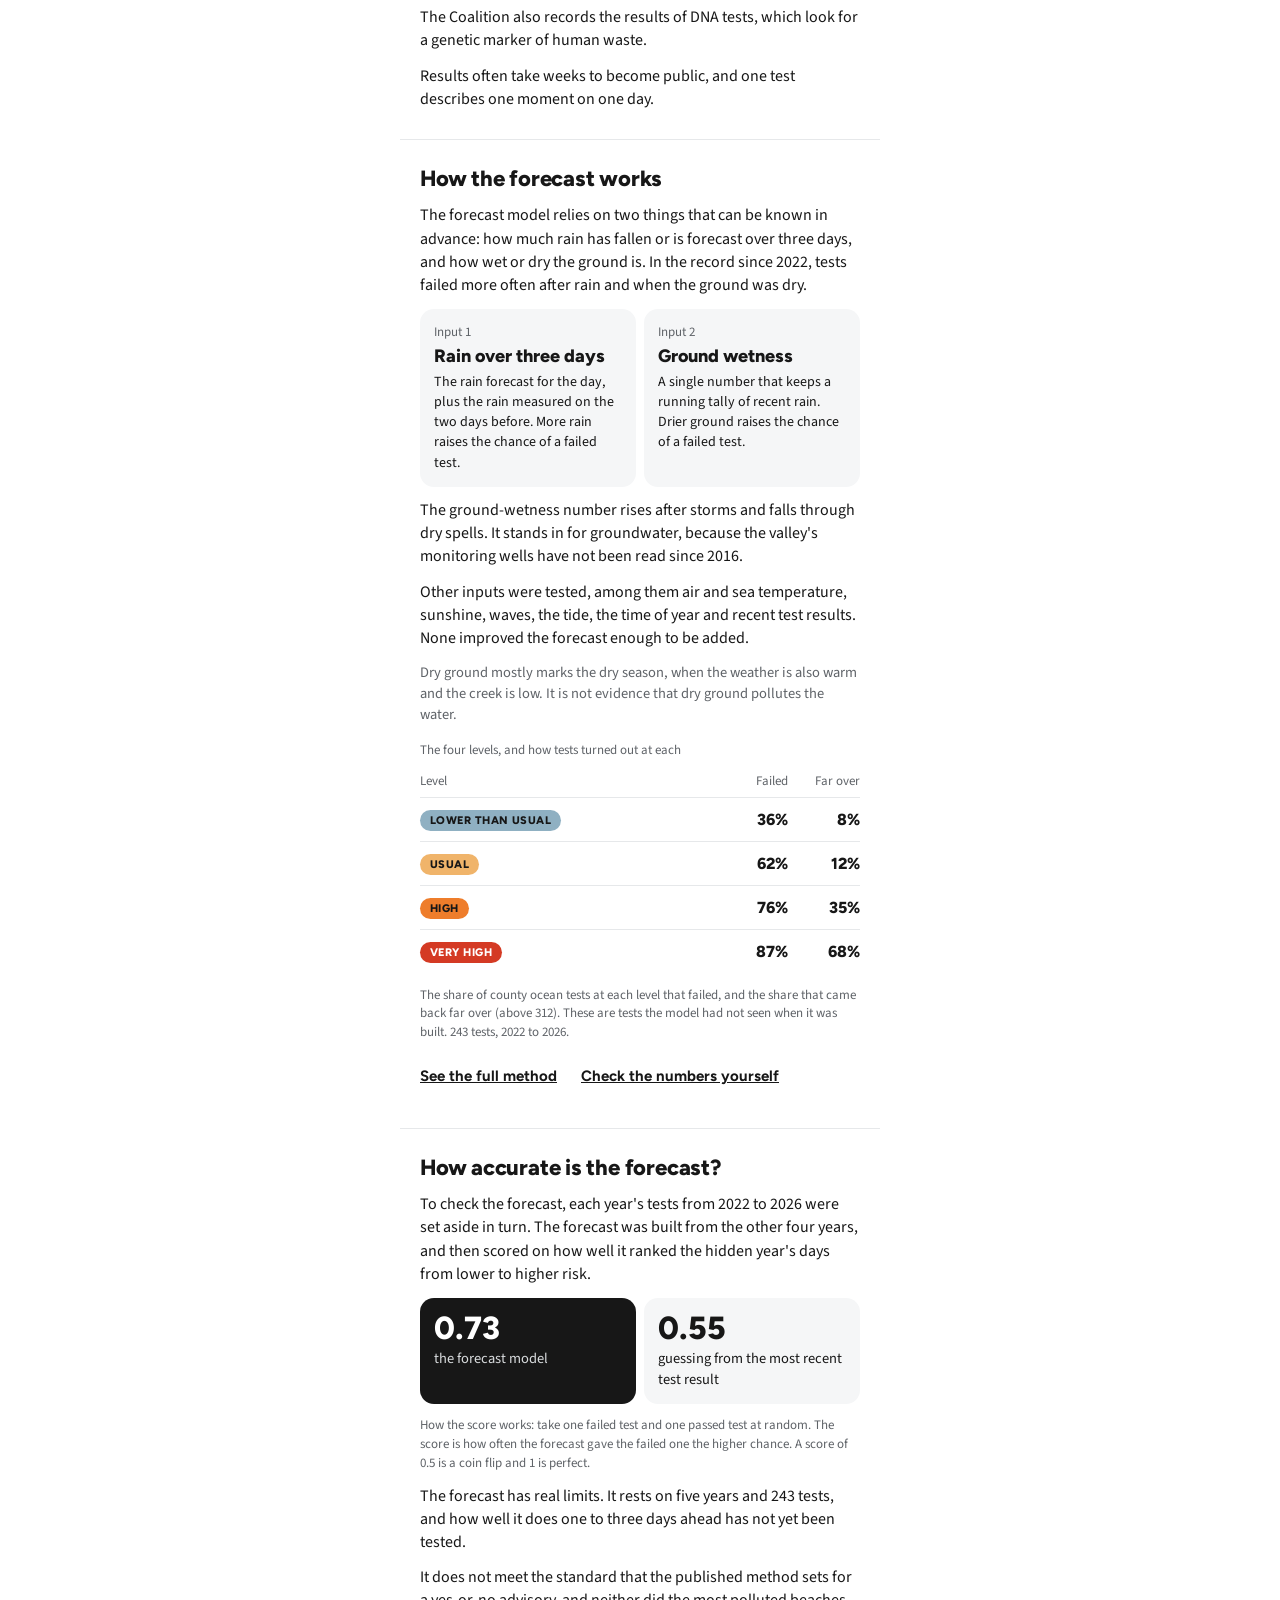
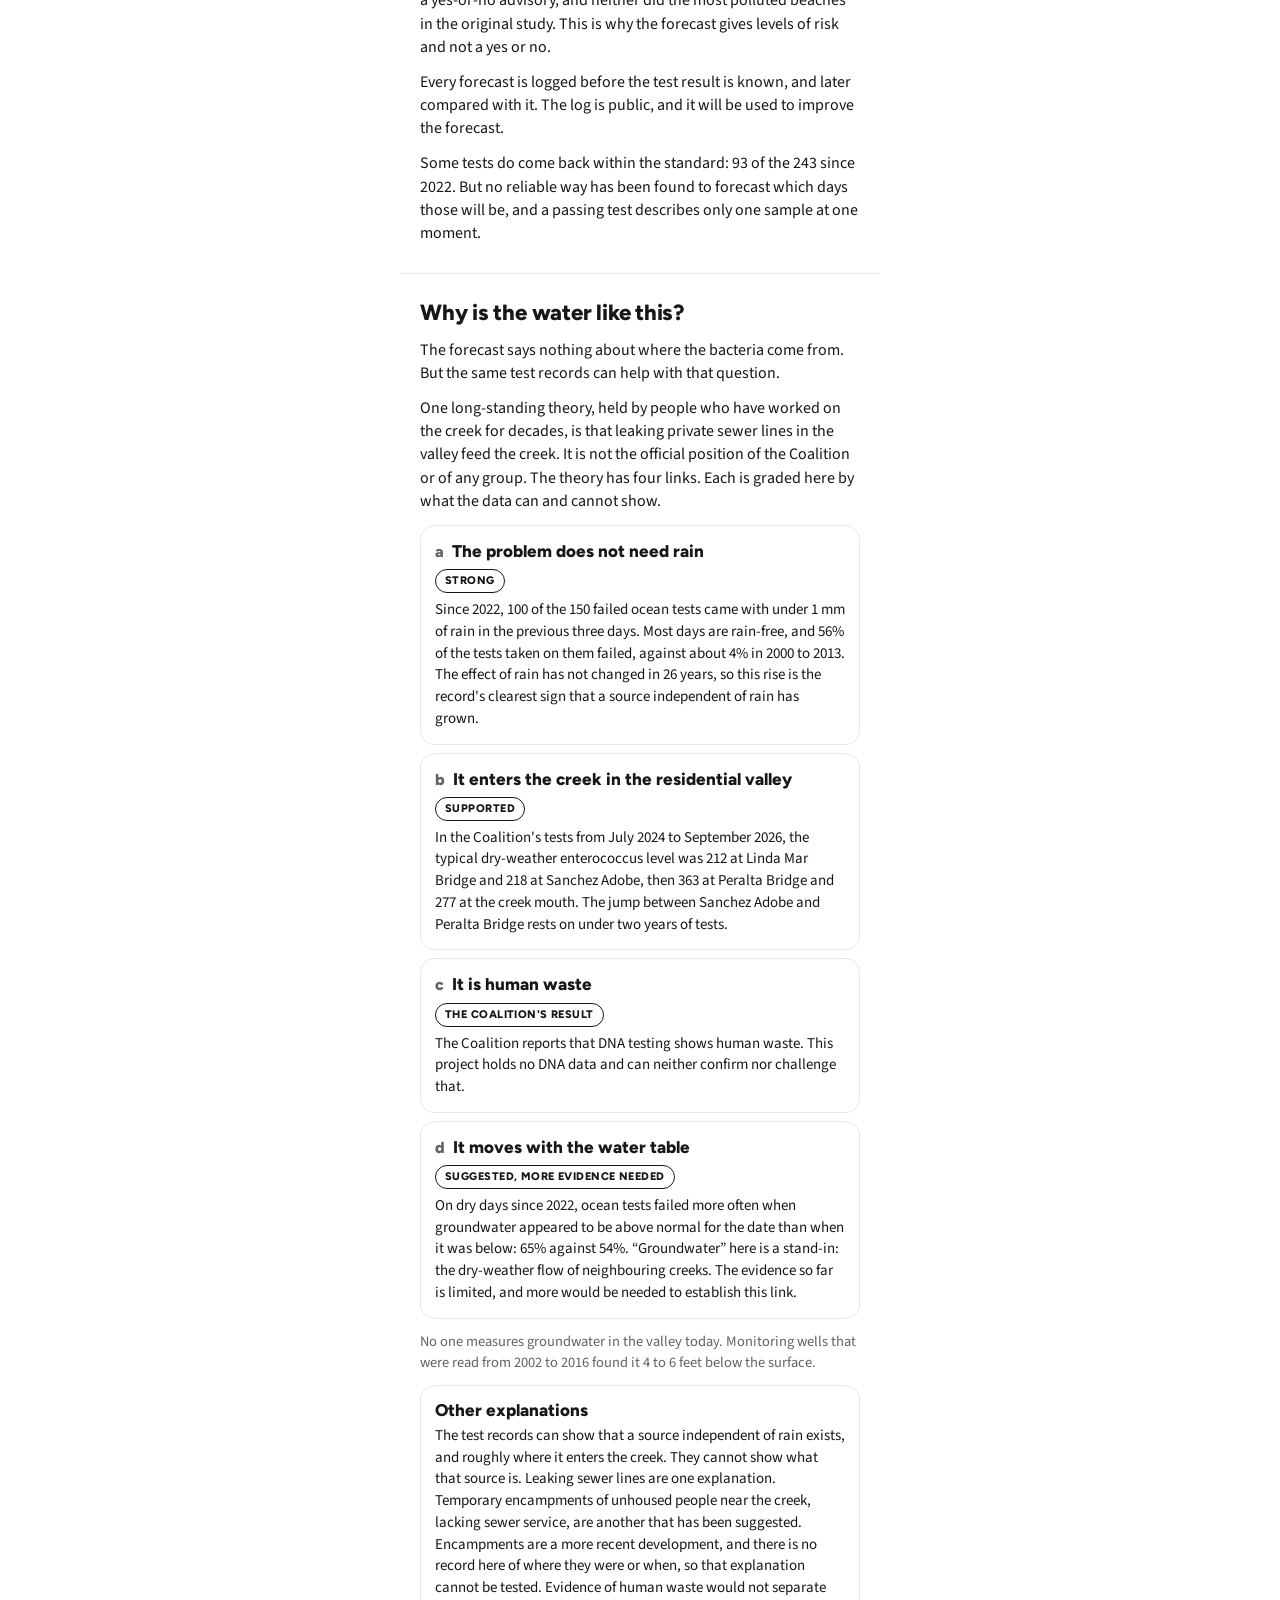
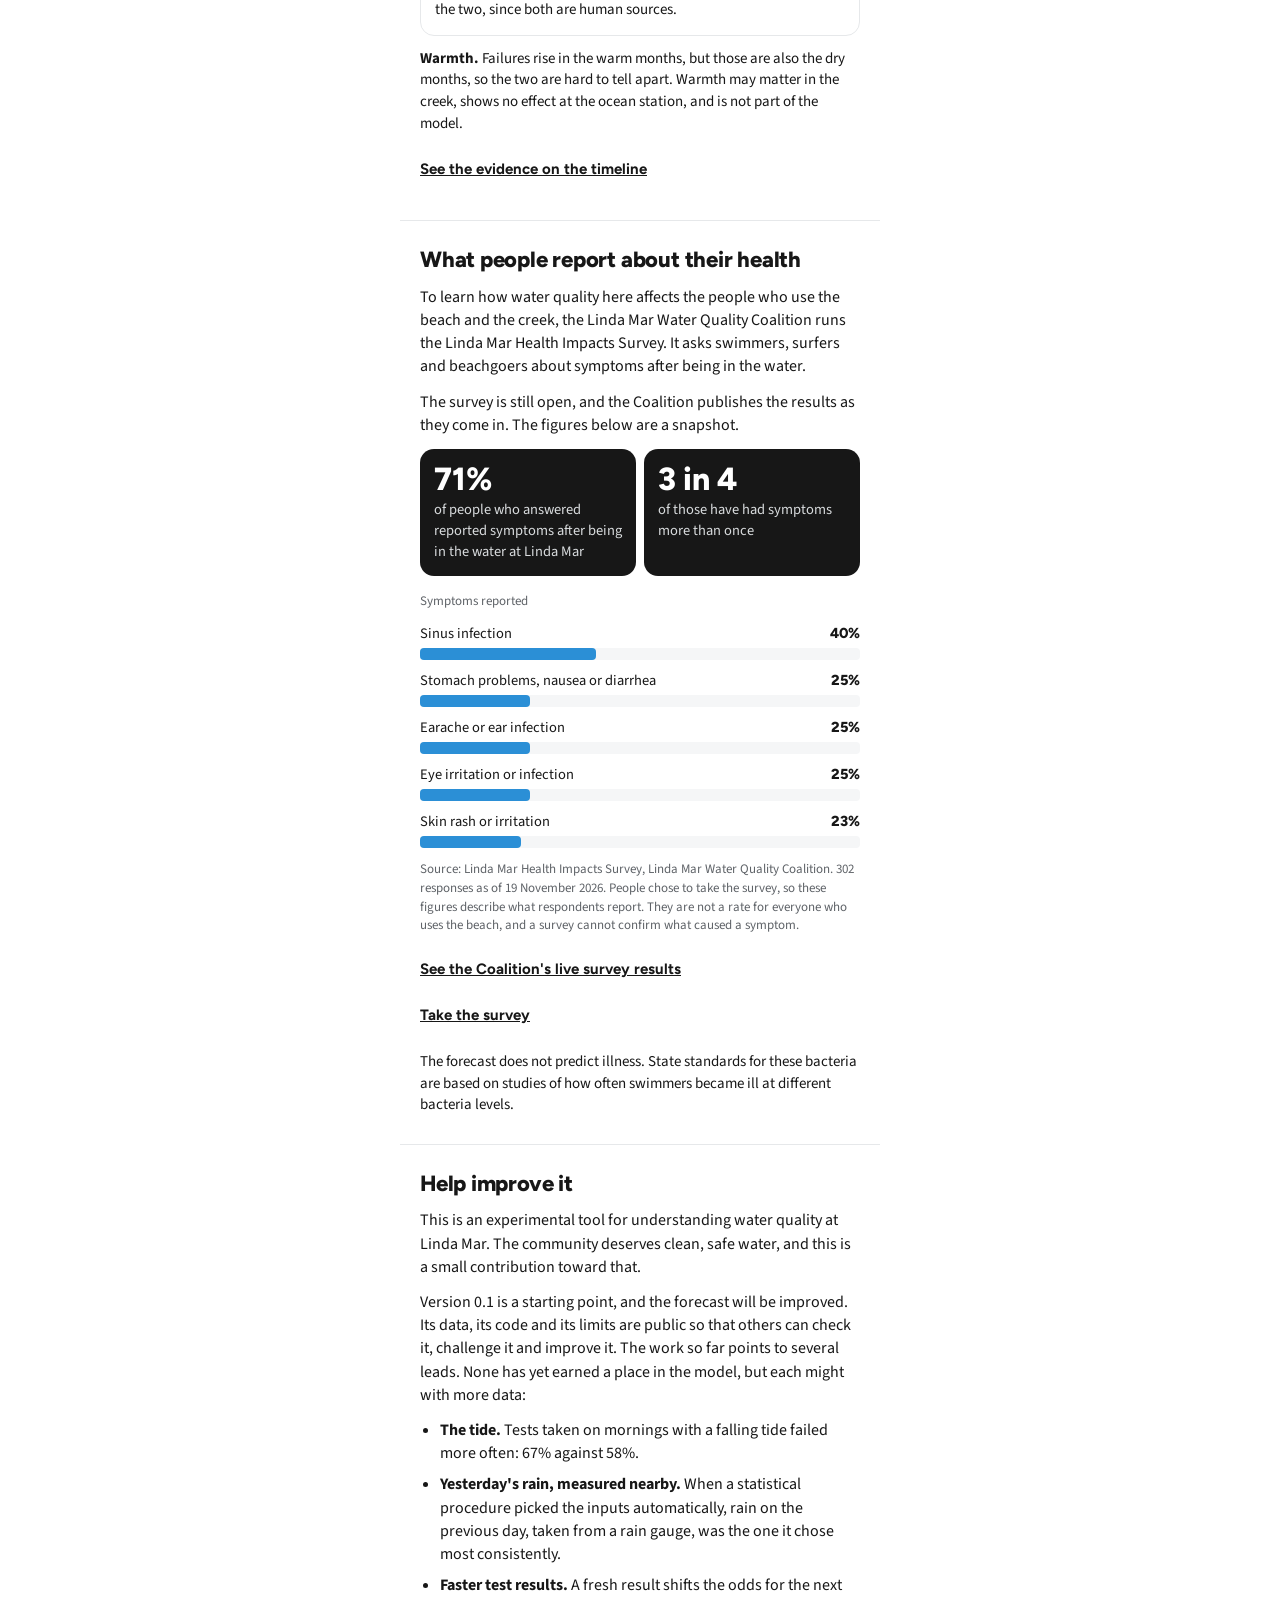
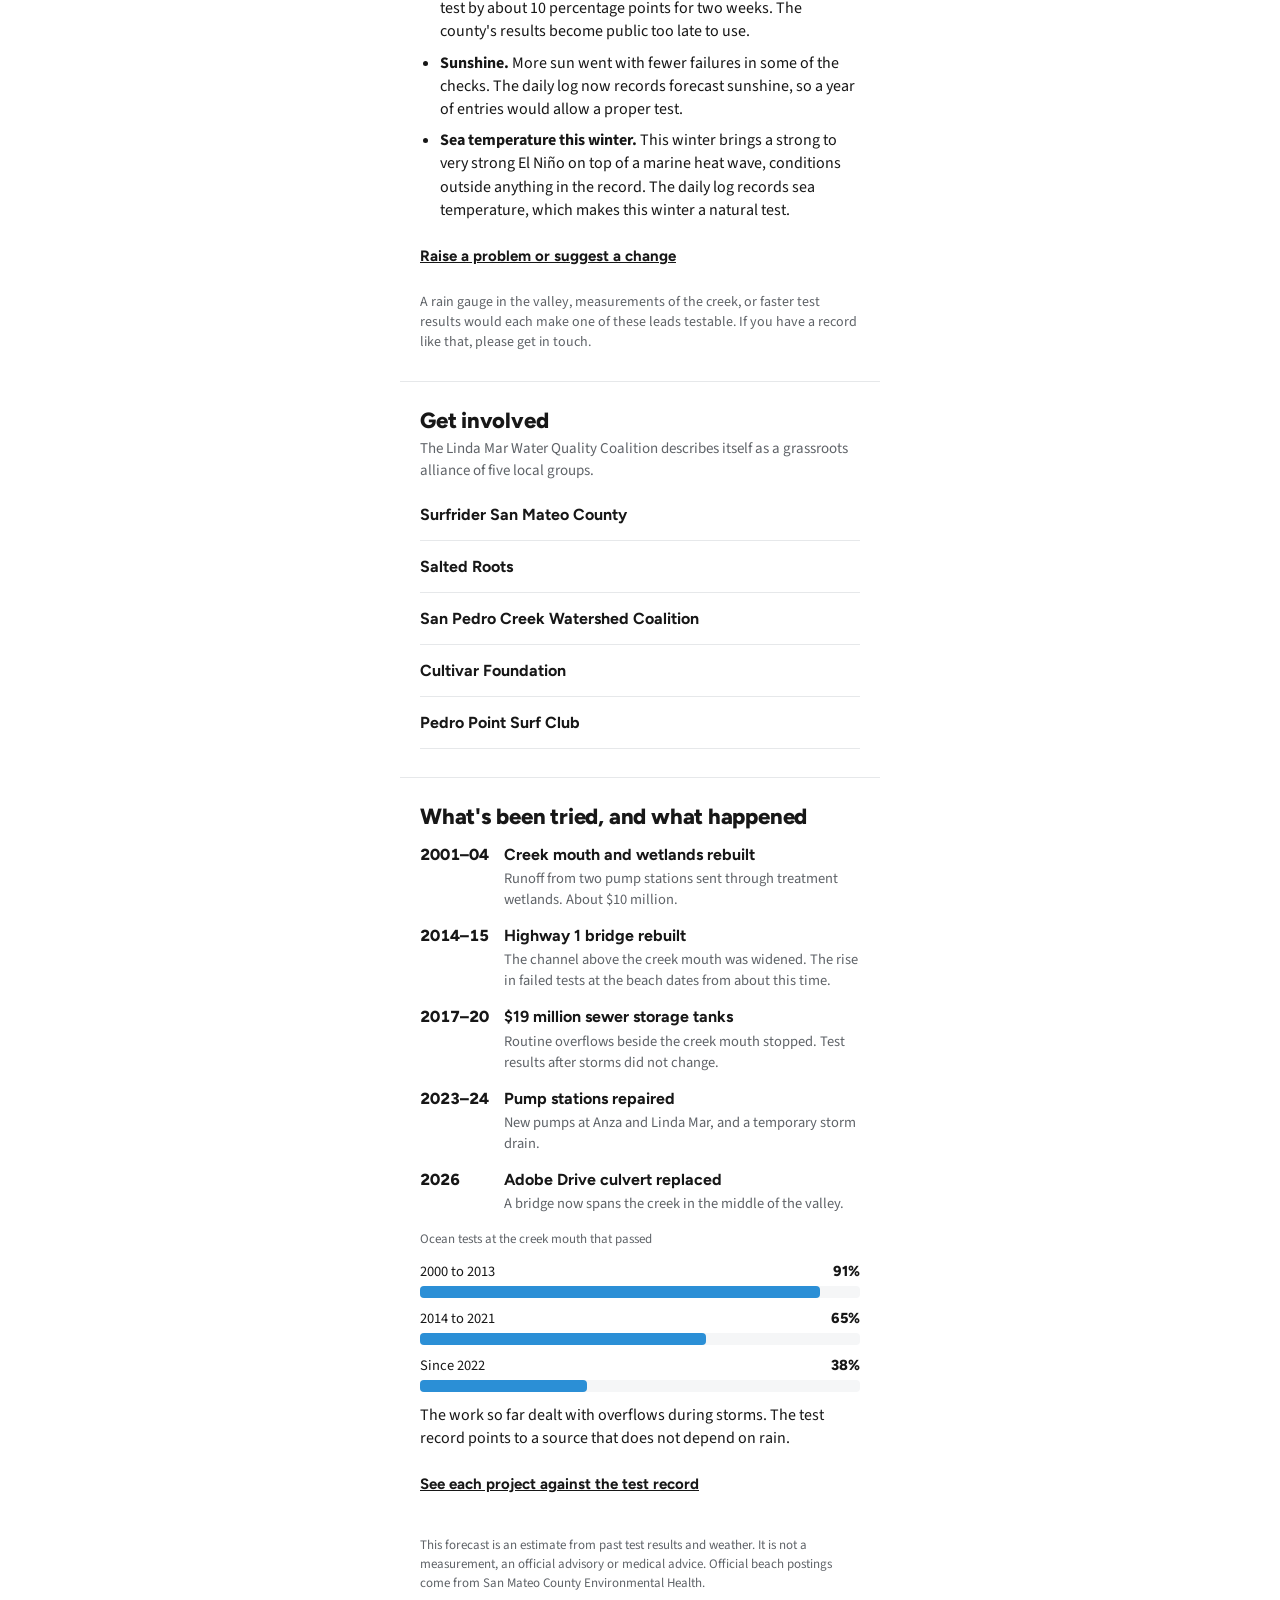
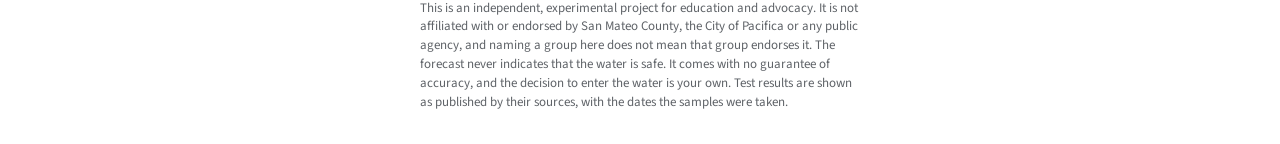
<file: docs/beta/learn/index.html>
<!doctype html>
<html lang="en" data-api="../../api/v1/">
<head>
<meta charset="utf-8">
<meta name="robots" content="noindex">
<meta name="viewport" content="width=device-width,initial-scale=1">
<title>Linda Mar Experimental Water Quality Forecast · Learn</title>
<link href="https://fonts.googleapis.com/css2?family=Figtree:wght@500;600;700;800;900&amp;family=Source+Sans+3:wght@400;600&amp;display=swap" rel="stylesheet">
<link rel="stylesheet" href="../assets/site.css">
</head>
<body>
<div class="shell">
<aside class="banner" aria-label="About this project">
  <div class="banner-text">
    <div class="banner-kicker">Advocacy &amp; education project</div>
    <div class="banner-title">Help clean up Linda Mar</div>
  </div>
  <a class="banner-btn" href="#involved">Get involved</a>
</aside>

<div class="page">
  <header class="intro tight pad">
    <div class="sitehead">
      <a class="backlink" href="../">Back to today's forecast</a>
    </div>
    <h1>Learn more</h1>
    <nav class="tabs-nav" aria-label="Sections">
      <a href="../">Today</a>
      <a href="../#week">7 days</a>
      <a href="./" aria-current="page">Learn</a>
      <a href="../explore/">Explore</a>
    </nav>
  </header>

  <section class="block" id="s-what">
    <h2>What this forecast is</h2>
    <p>Bacteria tests at the mouth of San Pedro Creek are taken about once a week, and the results often take weeks to become public. This experimental forecast is meant to fill that gap.</p>
    <p>It estimates how likely the county's weekly ocean test at the creek mouth would be to fail the state standard on a given day, and it sorts days into four levels of risk, from lower than usual to very high.</p>
    <p>It does not predict illness, and it never says the water is safe. Even at the lowest level, about one test in three fails.</p>
    <p>The forecast is not a measurement, an official advisory or medical advice. Official beach postings come from San Mateo County Environmental Health.</p>
    <a href="https://www.smchealth.org/beaches" class="lnk">See the county's beach advisories</a>
  </section>

  <section class="block" id="s-tested">
    <h2>What's being tested, and why</h2>
    <p>The forecast estimates water quality at the mouth of San Pedro Creek, where the creek meets the ocean at Linda Mar. It is based on the test of the ocean water that San Mateo County takes there about once a week. The county has tested that spot since 2000 and publishes the results, and the waves there are popular with surfers.</p>
    <p>The ocean test counts enterococcus, a bacterium that lives in the gut and is a standard marker of fecal contamination. Tests in the creek also count E. coli, another gut bacterium. Most kinds of these bacteria live in the gut without doing harm, but some kinds can make people sick, including the kinds of E. coli behind food recalls. The tests count all kinds together. They are used because these bacteria show that fecal waste is in the water, and fecal waste can carry many other germs that make people sick.</p>
    <div class="grid2">
      <div class="cardsoft cardsoft2"><div class="cap">Ocean limit</div><div class="big30">104</div><div class="t14">enterococcus in 100 mL</div></div>
      <div class="cardsoft cardsoft2"><div class="cap">Creek limit</div><div class="big30">320</div><div class="t14">E. coli in 100 mL</div></div>
    </div>
    <p>Counts are reported per 100 mL of water. California's standard for a single ocean sample is 104, and a test above it fails. This site calls a result above 312, three times the standard, “far over”.</p>
    <div class="cap cappt">Who tests</div>
    <div class="col12">
      <div class="row72"><div class="when">County</div><div class="col2"><div class="fb7">The ocean at the creek mouth, and the creek</div><div class="t145m">San Mateo County, about once a week, usually on a Monday.</div></div></div>
      <div class="row72"><div class="when">Coalition</div><div class="col2"><div class="fb7">Four sites along the creek</div><div class="t145m">The Linda Mar Water Quality Coalition, every week since July 2024.</div></div></div>
      <div class="row72"><div class="when">Surfrider</div><div class="col2"><div class="fb7">The creek mouth</div><div class="t145m">Surfrider's San Mateo County chapter, through its Blue Water Task Force, since December 2013.</div></div></div>
    </div>
    <p>The Coalition also records the results of DNA tests, which look for a genetic marker of human waste.</p>
    <p>Results often take weeks to become public, and one test describes one moment on one day.</p>
  </section>

  <section class="block" id="s-forecast">
    <h2>How the forecast works</h2>
    <p>The forecast model relies on two things that can be known in advance: how much rain has fallen or is forecast over three days, and how wet or dry the ground is. In the record since 2022, tests failed more often after rain and when the ground was dry.</p>
    <div class="grid2">
      <div class="cardsoft"><div class="cap">Input 1</div><div class="h18">Rain over three days</div><div class="t14">The rain forecast for the day, plus the rain measured on the two days before. More rain raises the chance of a failed test.</div></div>
      <div class="cardsoft"><div class="cap">Input 2</div><div class="h18">Ground wetness</div><div class="t14">A single number that keeps a running tally of recent rain. Drier ground raises the chance of a failed test.</div></div>
    </div>
    <p>The ground-wetness number rises after storms and falls through dry spells. It stands in for groundwater, because the valley's monitoring wells have not been read since 2016.</p>
    <p>Other inputs were tested, among them air and sea temperature, sunshine, waves, the tide, the time of year and recent test results. None improved the forecast enough to be added.</p>
    <p class="t145m">Dry ground mostly marks the dry season, when the weather is also warm and the creek is low. It is not evidence that dry ground pollutes the water.</p>
    <div class="cap cappt">The four levels, and how tests turned out at each</div>
    <div class="colx">
      <div class="lvlhead"><span>Level</span><span class="tar">Failed</span><span class="tar">Far over</span></div>
      <div class="lvlrow"><span><span class="lvl lvl-lower">Lower than usual</span></span><span class="numr">36%</span><span class="numr">8%</span></div>
      <div class="lvlrow"><span><span class="lvl lvl-usual">Usual</span></span><span class="numr">62%</span><span class="numr">12%</span></div>
      <div class="lvlrow"><span><span class="lvl lvl-high">High</span></span><span class="numr">76%</span><span class="numr">35%</span></div>
      <div class="lvlrow"><span><span class="lvl lvl-vhigh">Very high</span></span><span class="numr">87%</span><span class="numr">68%</span></div>
    </div>
    <div class="cap">The share of county ocean tests at each level that failed, and the share that came back far over (above 312). These are tests the model had not seen when it was built. 243 tests, 2022 to 2026.</div>
    <div class="linkrow">
      <a href="../method/" class="lnk">See the full method</a>
      <a href="https://github.com/augers-co/pacifica-beach-water/tree/main/open-data" class="lnk">Check the numbers yourself</a>
    </div>
  </section>

  <section class="block" id="s-accuracy">
    <h2>How accurate is the forecast?</h2>
    <p>To check the forecast, each year's tests from 2022 to 2026 were set aside in turn. The forecast was built from the other four years, and then scored on how well it ranked the hidden year's days from lower to higher risk.</p>
    <div class="grid2">
      <div class="carddark"><div class="big32">0.73</div><div class="t145l">the forecast model</div></div>
      <div class="cardsoft"><div class="big32">0.55</div><div class="t145">guessing from the most recent test result</div></div>
    </div>
    <div class="cap">How the score works: take one failed test and one passed test at random. The score is how often the forecast gave the failed one the higher chance. A score of 0.5 is a coin flip and 1 is perfect.</div>
    <p>The forecast has real limits. It rests on five years and 243 tests, and how well it does one to three days ahead has not yet been tested.</p>
    <p>It does not meet the standard that the published method sets for a yes-or-no advisory, and neither did the most polluted beaches in the original study. This is why the forecast gives levels of risk and not a yes or no.</p>
    <p>Every forecast is logged before the test result is known, and later compared with it. The log is public, and it will be used to improve the forecast.</p>
    <p>Some tests do come back within the standard: 93 of the 243 since 2022. But no reliable way has been found to forecast which days those will be, and a passing test describes only one sample at one moment.</p>
  </section>

  <section class="block" id="s-creek">
    <h2>Why is the water like this?</h2>
    <p>The forecast says nothing about where the bacteria come from. But the same test records can help with that question.</p>
    <p>One long-standing theory, held by people who have worked on the creek for decades, is that leaking private sewer lines in the valley feed the creek. It is not the official position of the Coalition or of any group. The theory has four links. Each is graded here by what the data can and cannot show.</p>
    <div class="col8">
      <div class="claim"><div class="claimhead"><span class="claimletter">a</span><span class="h17">The problem does not need rain</span></div><span class="status">Strong</span><div class="t15">Since 2022, 100 of the 150 failed ocean tests came with under 1 mm of rain in the previous three days. Most days are rain-free, and 56% of the tests taken on them failed, against about 4% in 2000 to 2013. The effect of rain has not changed in 26 years, so this rise is the record's clearest sign that a source independent of rain has grown.</div></div>
      <div class="claim"><div class="claimhead"><span class="claimletter">b</span><span class="h17">It enters the creek in the residential valley</span></div><span class="status">Supported</span><div class="t15">In the Coalition's tests from July 2024 to September 2026, the typical dry-weather enterococcus level was 212 at Linda Mar Bridge and 218 at Sanchez Adobe, then 363 at Peralta Bridge and 277 at the creek mouth. The jump between Sanchez Adobe and Peralta Bridge rests on under two years of tests.</div></div>
      <div class="claim"><div class="claimhead"><span class="claimletter">c</span><span class="h17">It is human waste</span></div><span class="status">The Coalition's result</span><div class="t15">The Coalition reports that DNA testing shows human waste. This project holds no DNA data and can neither confirm nor challenge that.</div></div>
      <div class="claim"><div class="claimhead"><span class="claimletter">d</span><span class="h17">It moves with the water table</span></div><span class="status">Suggested, more evidence needed</span><div class="t15">On dry days since 2022, ocean tests failed more often when groundwater appeared to be above normal for the date than when it was below: 65% against 54%. “Groundwater” here is a stand-in: the dry-weather flow of neighbouring creeks. The evidence so far is limited, and more would be needed to establish this link.</div></div>
    </div>
    <p class="t145m">No one measures groundwater in the valley today. Monitoring wells that were read from 2002 to 2016 found it 4 to 6 feet below the surface.</p>
    <div class="claim claim4">
      <div class="h17">Other explanations</div>
      <div class="t15">The test records can show that a source independent of rain exists, and roughly where it enters the creek. They cannot show what that source is. Leaking sewer lines are one explanation. Temporary encampments of unhoused people near the creek, lacking sewer service, are another that has been suggested. Encampments are a more recent development, and there is no record here of where they were or when, so that explanation cannot be tested. Evidence of human waste would not separate the two, since both are human sources.</div>
    </div>
    <p class="t15"><b>Warmth.</b> Failures rise in the warm months, but those are also the dry months, so the two are hard to tell apart. Warmth may matter in the creek, shows no effect at the ocean station, and is not part of the model.</p>
    <a href="../explore/" class="lnk">See the evidence on the timeline</a>
  </section>

  <section class="block" id="s-health">
    <h2>What people report about their health</h2>
    <p>To learn how water quality here affects the people who use the beach and the creek, the Linda Mar Water Quality Coalition runs the Linda Mar Health Impacts Survey. It asks swimmers, surfers and beachgoers about symptoms after being in the water.</p>
    <p>The survey is still open, and the Coalition publishes the results as they come in. The figures below are a snapshot.</p>
    <div class="grid2">
      <div class="carddark"><div class="big32" data-sv="headline">71%</div><div class="t145l">of people who answered reported symptoms after being in the water at Linda Mar</div></div>
      <div class="carddark"><div class="big32" data-sv="repeat">3 in 4</div><div class="t145l">of those have had symptoms more than once</div></div>
    </div>
    <div class="cap cappt">Symptoms reported</div>
    <div class="col10"><div class="col4"><div class="barhead"><span>Sinus infection</span><span class="fb8" data-sv="sym-sinus">40%</span></div><div class="track"><div class="fill" style="width: 40%" data-sv-bar="sym-sinus"></div></div></div><div class="col4"><div class="barhead"><span>Stomach problems, nausea or diarrhea</span><span class="fb8" data-sv="sym-stomach">25%</span></div><div class="track"><div class="fill" style="width: 25%" data-sv-bar="sym-stomach"></div></div></div><div class="col4"><div class="barhead"><span>Earache or ear infection</span><span class="fb8" data-sv="sym-ear">25%</span></div><div class="track"><div class="fill" style="width: 25%" data-sv-bar="sym-ear"></div></div></div><div class="col4"><div class="barhead"><span>Eye irritation or infection</span><span class="fb8" data-sv="sym-eye">25%</span></div><div class="track"><div class="fill" style="width: 25%" data-sv-bar="sym-eye"></div></div></div><div class="col4"><div class="barhead"><span>Skin rash or irritation</span><span class="fb8" data-sv="sym-skin">23%</span></div><div class="track"><div class="fill" style="width: 23%" data-sv-bar="sym-skin"></div></div></div></div>
    <div class="cap">Source: Linda Mar Health Impacts Survey, Linda Mar Water Quality Coalition. <span data-sv="responses">302</span> responses as of <span data-sv="asof">19 November 2026</span>. People chose to take the survey, so these figures describe what respondents report. They are not a rate for everyone who uses the beach, and a survey cannot confirm what caused a symptom.</div>
    <div class="colx">
      <a href="https://reporting.alchemer.com/r/624621_6a8dbf767a0058.06400077" class="lnk" data-sv-link="live_results">See the Coalition's live survey results</a>
      <a href="https://survey.alchemer.com/s3/8923478/Linda-Mar-Health-Impacts-Survey" class="lnk" data-sv-link="take_survey">Take the survey</a>
    </div>
    <p class="t15">The forecast does not predict illness. State standards for these bacteria are based on studies of how often swimmers became ill at different bacteria levels.</p>
  </section>

  <section class="block" id="s-improve">
    <h2>Help improve it</h2>
    <p>This is an experimental tool for understanding water quality at Linda Mar. The community deserves clean, safe water, and this is a small contribution toward that.</p>
    <p>Version 0.1 is a starting point, and the forecast will be improved. Its data, its code and its limits are public so that others can check it, challenge it and improve it. The work so far points to several leads. None has yet earned a place in the model, but each might with more data:</p>
    <ul class="ul">
      <li><b>The tide.</b> Tests taken on mornings with a falling tide failed more often: 67% against 58%.</li>
      <li><b>Yesterday's rain, measured nearby.</b> When a statistical procedure picked the inputs automatically, rain on the previous day, taken from a rain gauge, was the one it chose most consistently.</li>
      <li><b>Faster test results.</b> A fresh result shifts the odds for the next test by about 10 percentage points for two weeks. The county's results become public too late to use.</li>
      <li><b>Sunshine.</b> More sun went with fewer failures in some of the checks. The daily log now records forecast sunshine, so a year of entries would allow a proper test.</li>
      <li><b>Sea temperature this winter.</b> This winter brings a strong to very strong El Niño on top of a marine heat wave, conditions outside anything in the record. The daily log records sea temperature, which makes this winter a natural test.</li>
    </ul>
    <a href="https://github.com/augers-co/pacifica-beach-water/issues" class="lnk">Raise a problem or suggest a change</a>
    <div class="t14m">A rain gauge in the valley, measurements of the creek, or faster test results would each make one of these leads testable. If you have a record like that, please get in touch.</div>
  </section>

  <section id="involved" class="block involved">
    <h2>Get involved</h2>
    <p class="invintro">The Linda Mar Water Quality Coalition describes itself as a grassroots alliance of five local groups.</p>
    <div class="navrow"><span>Surfrider San Mateo County</span></div><div class="navrow"><span>Salted Roots</span></div><div class="navrow"><span>San Pedro Creek Watershed Coalition</span></div><div class="navrow"><span>Cultivar Foundation</span></div><div class="navrow"><span>Pedro Point Surf Club</span></div>
  </section>

  <section class="block" id="s-tried">
    <h2>What's been tried, and what happened</h2>
    <div class="col14">
      <div class="row72"><div class="when">2001–04</div><div class="col2"><div class="fb7">Creek mouth and wetlands rebuilt</div><div class="t145m">Runoff from two pump stations sent through treatment wetlands. About $10 million.</div></div></div>
      <div class="row72"><div class="when">2014–15</div><div class="col2"><div class="fb7">Highway 1 bridge rebuilt</div><div class="t145m">The channel above the creek mouth was widened. The rise in failed tests at the beach dates from about this time.</div></div></div>
      <div class="row72"><div class="when">2017–20</div><div class="col2"><div class="fb7">$19 million sewer storage tanks</div><div class="t145m">Routine overflows beside the creek mouth stopped. Test results after storms did not change.</div></div></div>
      <div class="row72"><div class="when">2023–24</div><div class="col2"><div class="fb7">Pump stations repaired</div><div class="t145m">New pumps at Anza and Linda Mar, and a temporary storm drain.</div></div></div>
      <div class="row72"><div class="when">2026</div><div class="col2"><div class="fb7">Adobe Drive culvert replaced</div><div class="t145m">A bridge now spans the creek in the middle of the valley.</div></div></div>
    </div>
    <div class="cap cappt">Ocean tests at the creek mouth that passed</div>
    <div class="col10"><div class="col4"><div class="barhead"><span>2000 to 2013</span><span class="fb8">91%</span></div><div class="track"><div class="fill" style="width: 91%"></div></div></div><div class="col4"><div class="barhead"><span>2014 to 2021</span><span class="fb8">65%</span></div><div class="track"><div class="fill" style="width: 65%"></div></div></div><div class="col4"><div class="barhead"><span>Since 2022</span><span class="fb8">38%</span></div><div class="track"><div class="fill" style="width: 38%"></div></div></div></div>
    <p>The work so far dealt with overflows during storms. The test record points to a source that does not depend on rain.</p>
    <a href="../explore/" class="lnk">See each project against the test record</a>
  </section>

  <footer id="disclaimer" class="sitefoot pad">
    <div>This forecast is an estimate from past test results and weather. It is not a measurement, an official advisory or medical advice. Official beach postings come from San Mateo County Environmental Health.</div>
    <div>This is an independent, experimental project for education and advocacy. It is not affiliated with or endorsed by San Mateo County, the City of Pacifica or any public agency, and naming a group here does not mean that group endorses it. The forecast never indicates that the water is safe. It comes with no guarantee of accuracy, and the decision to enter the water is your own. Test results are shown as published by their sources, with the dates the samples were taken.</div>
  </footer>
</div>
</div>
<script src="../assets/learn.js"></script>
</body>
</html>
</file>
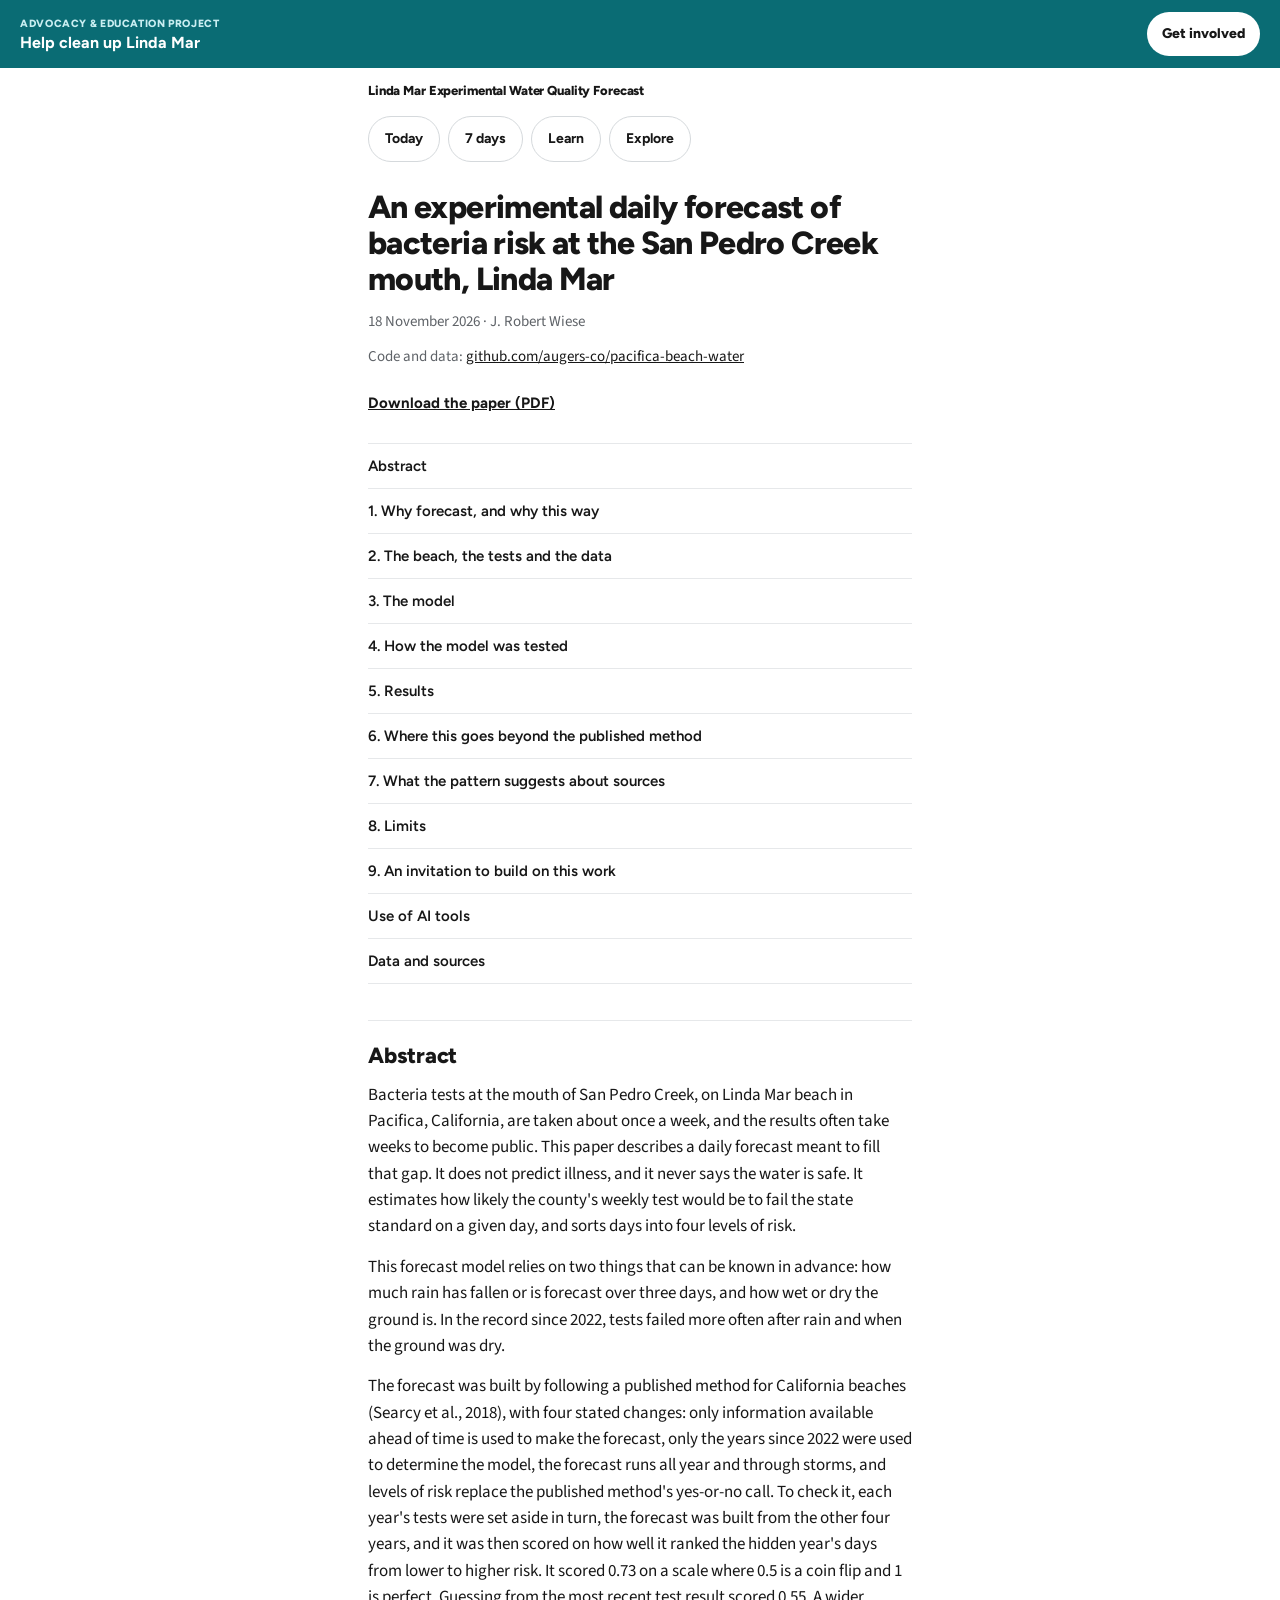
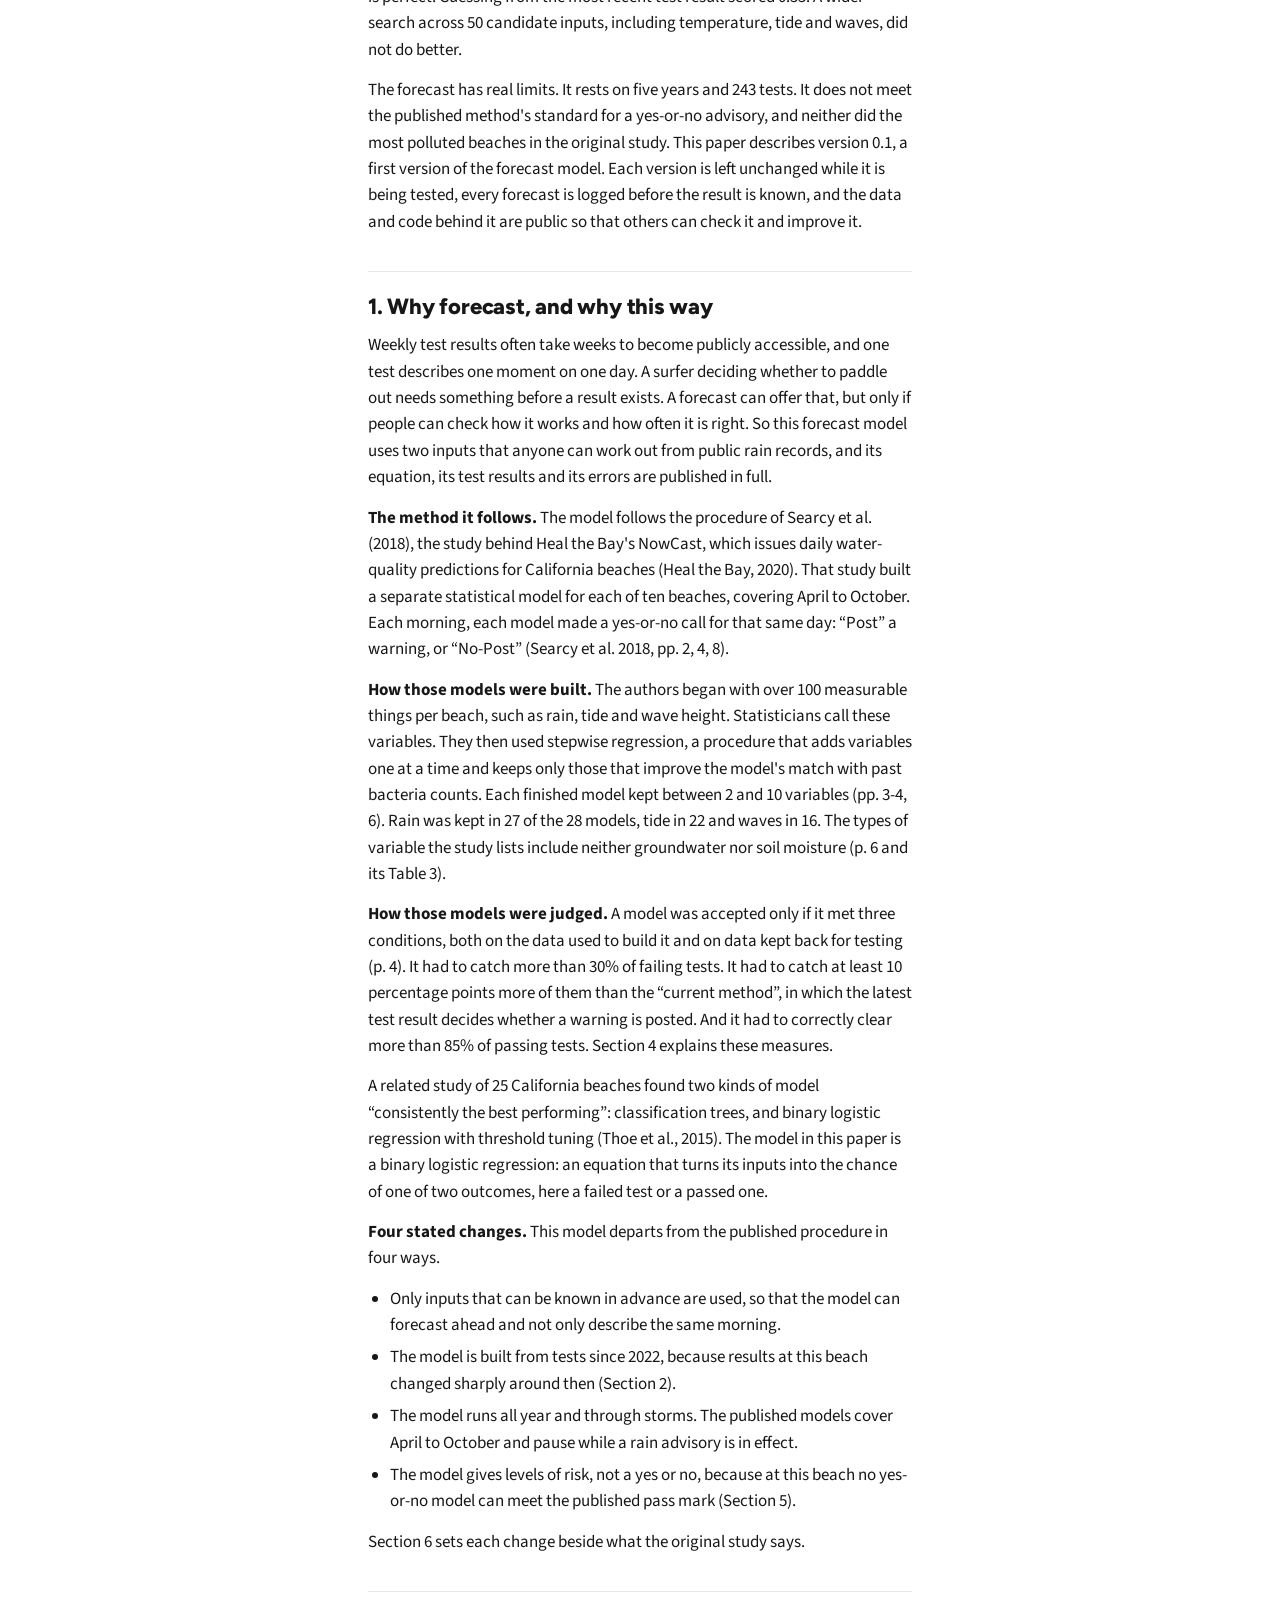
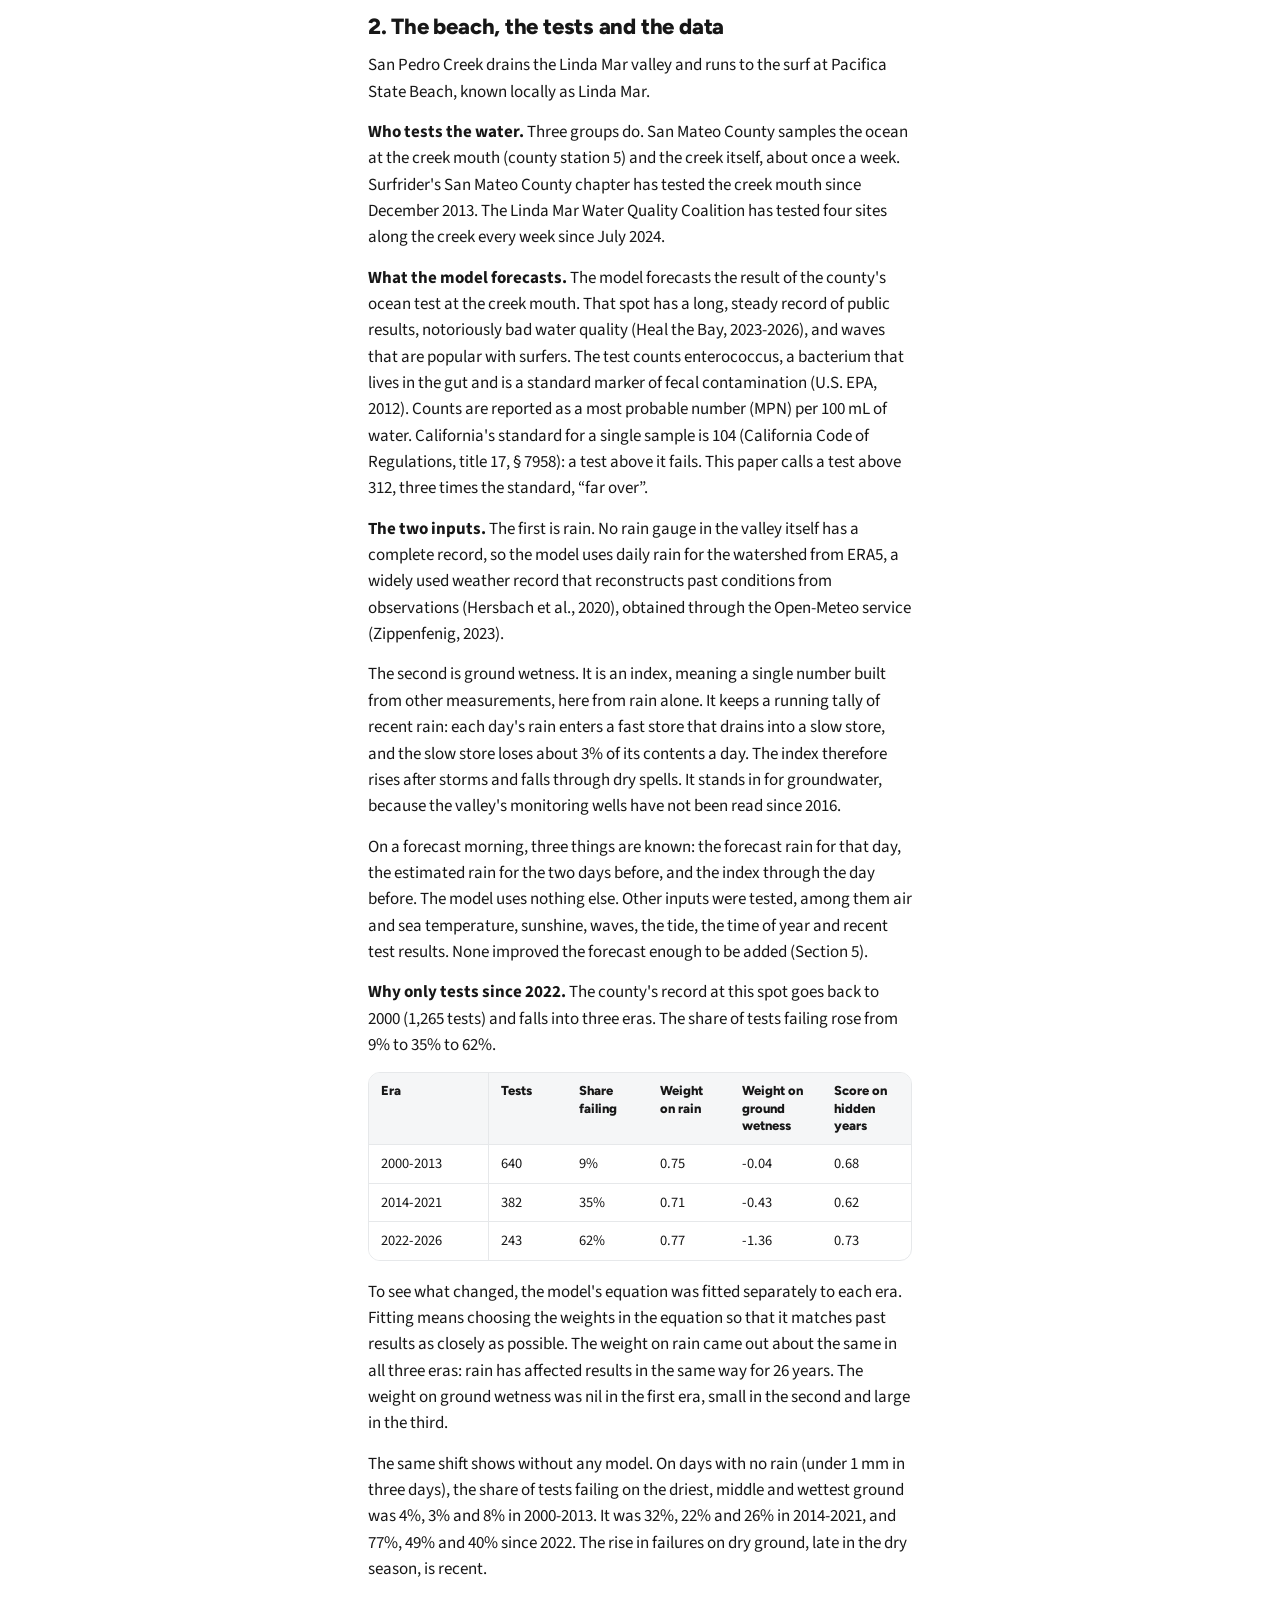
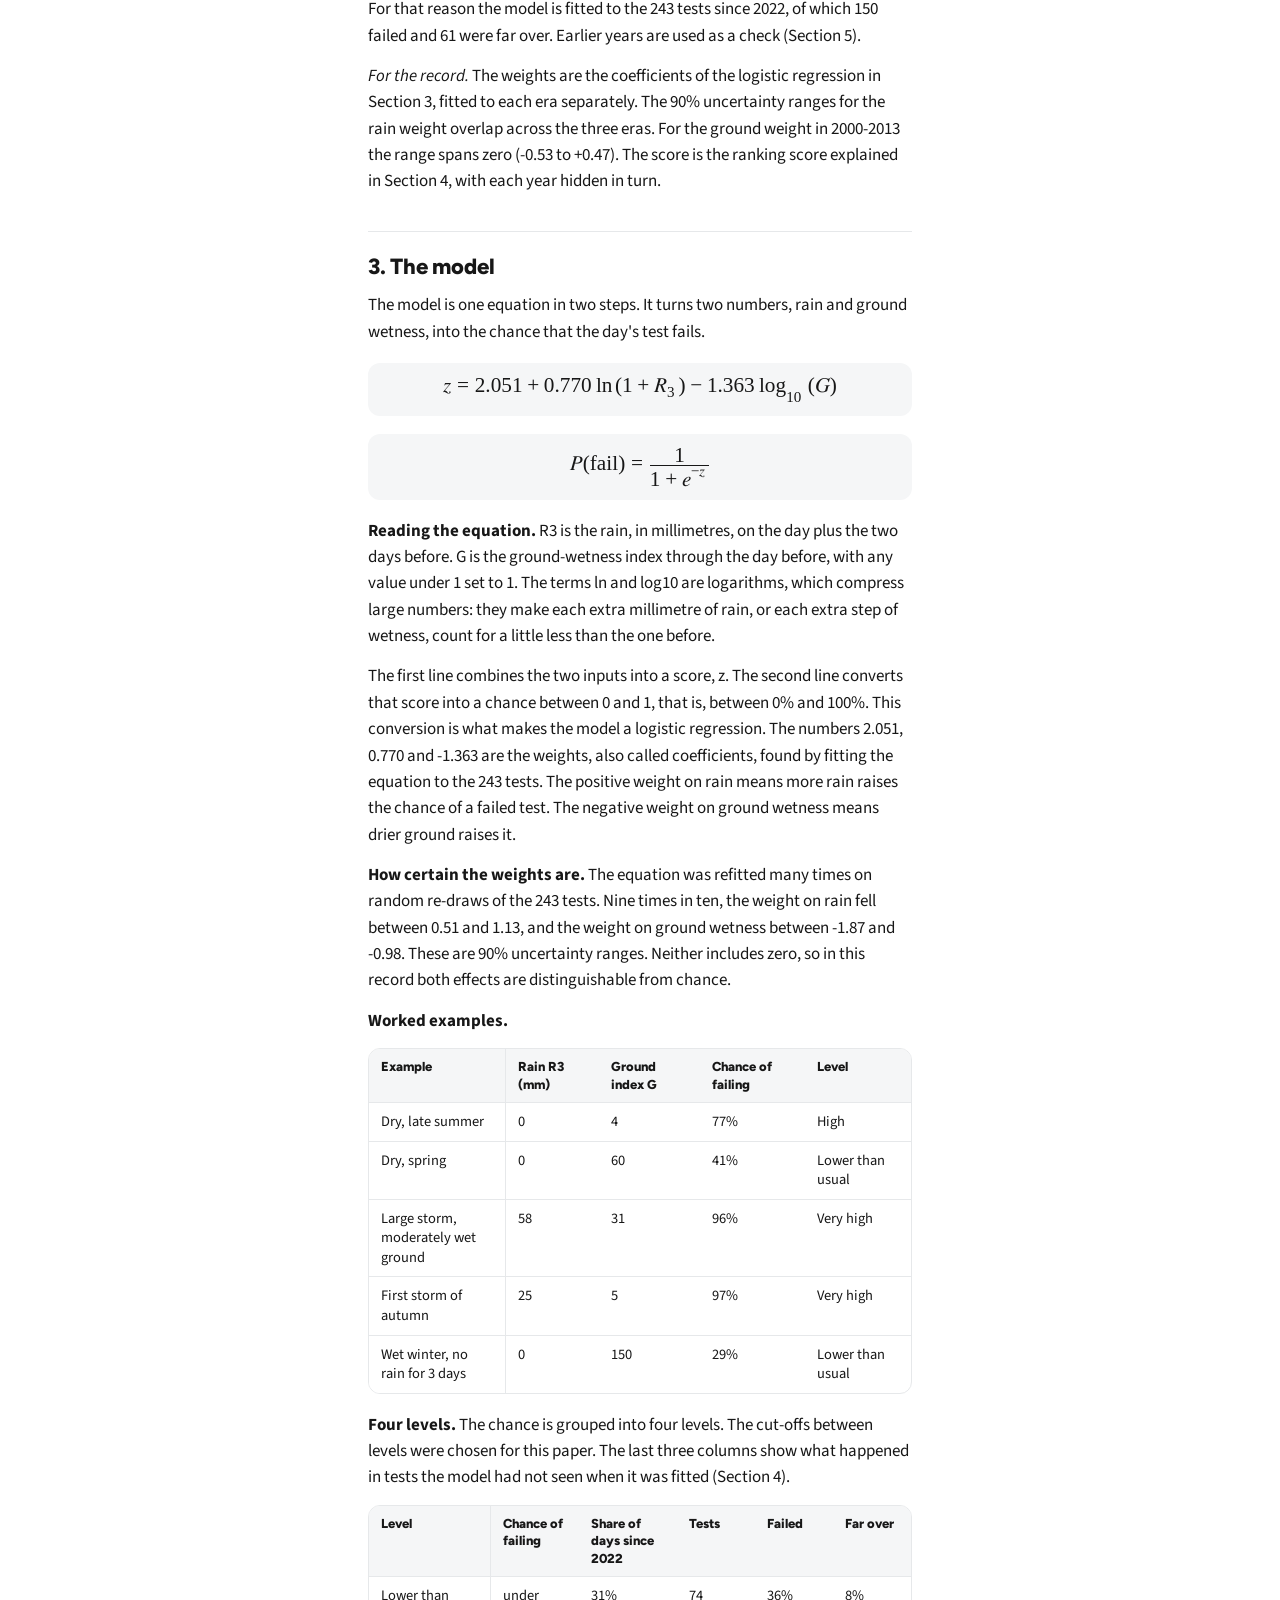
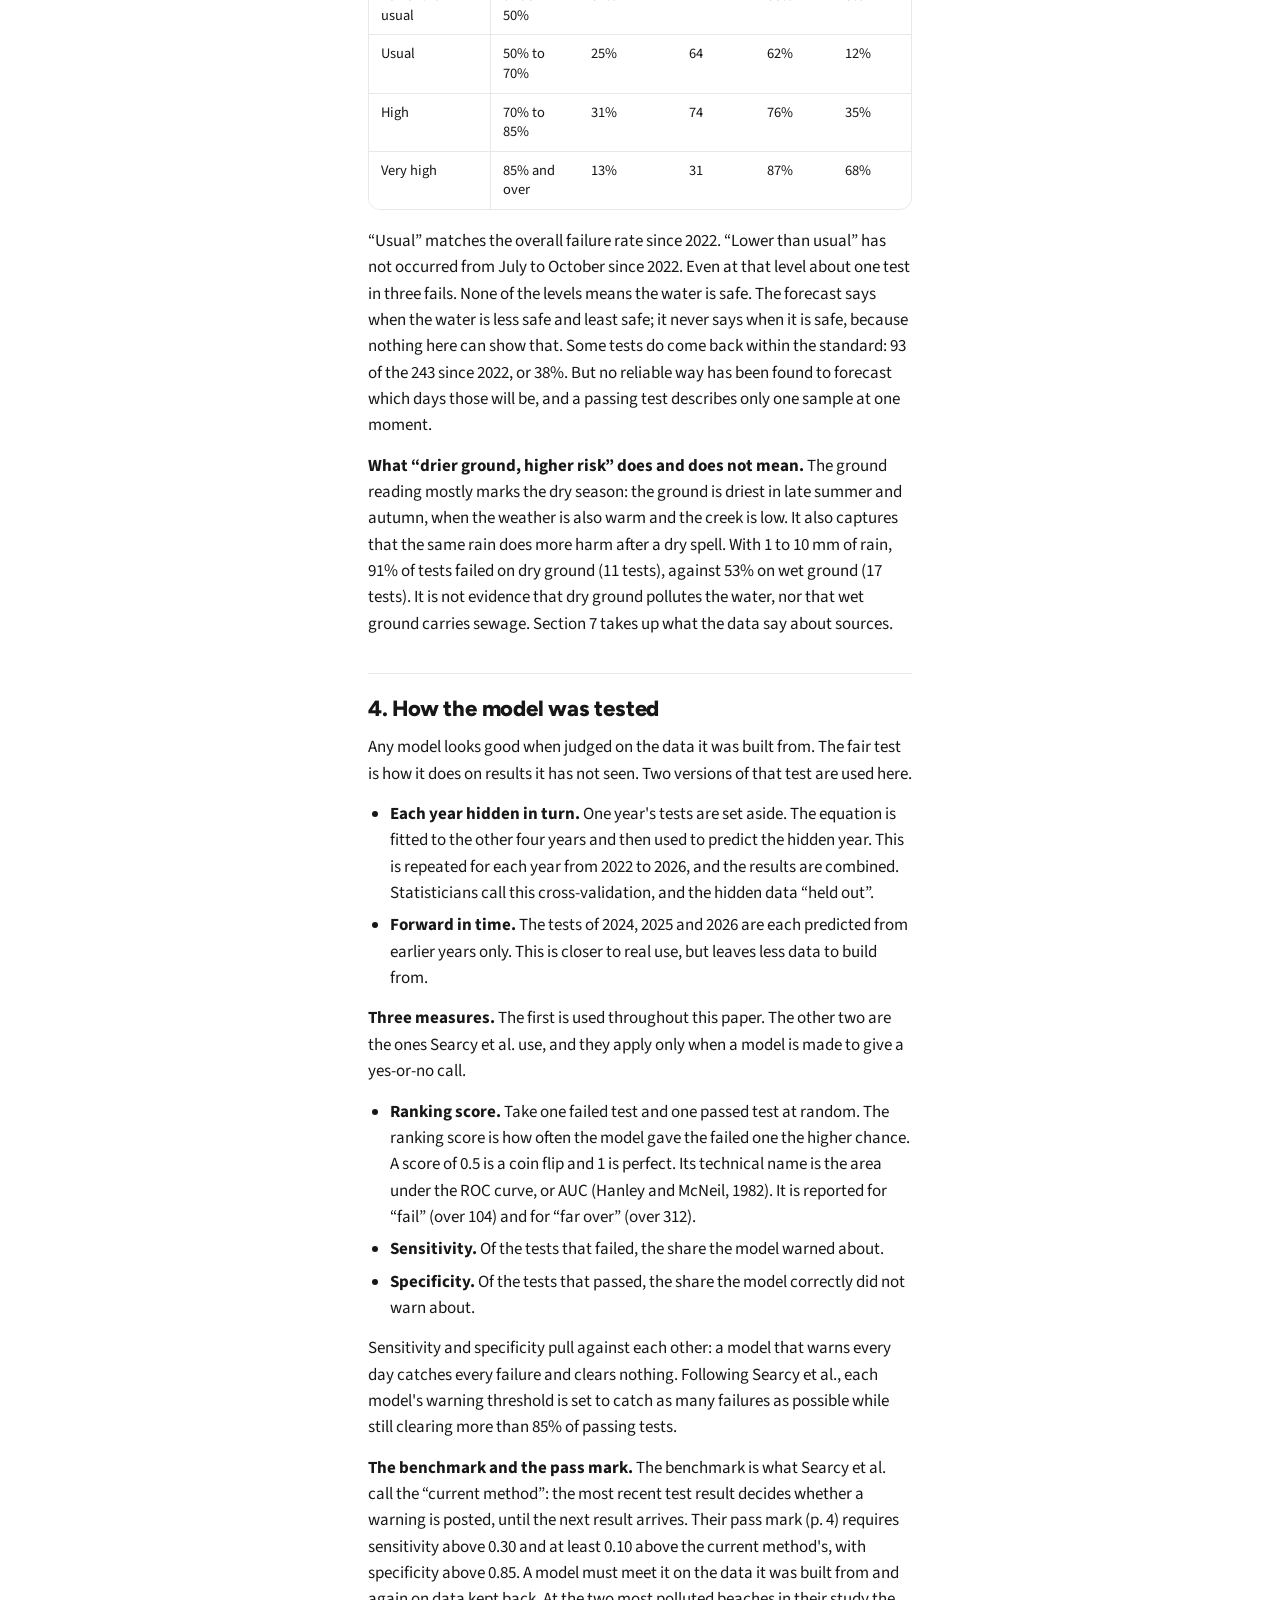
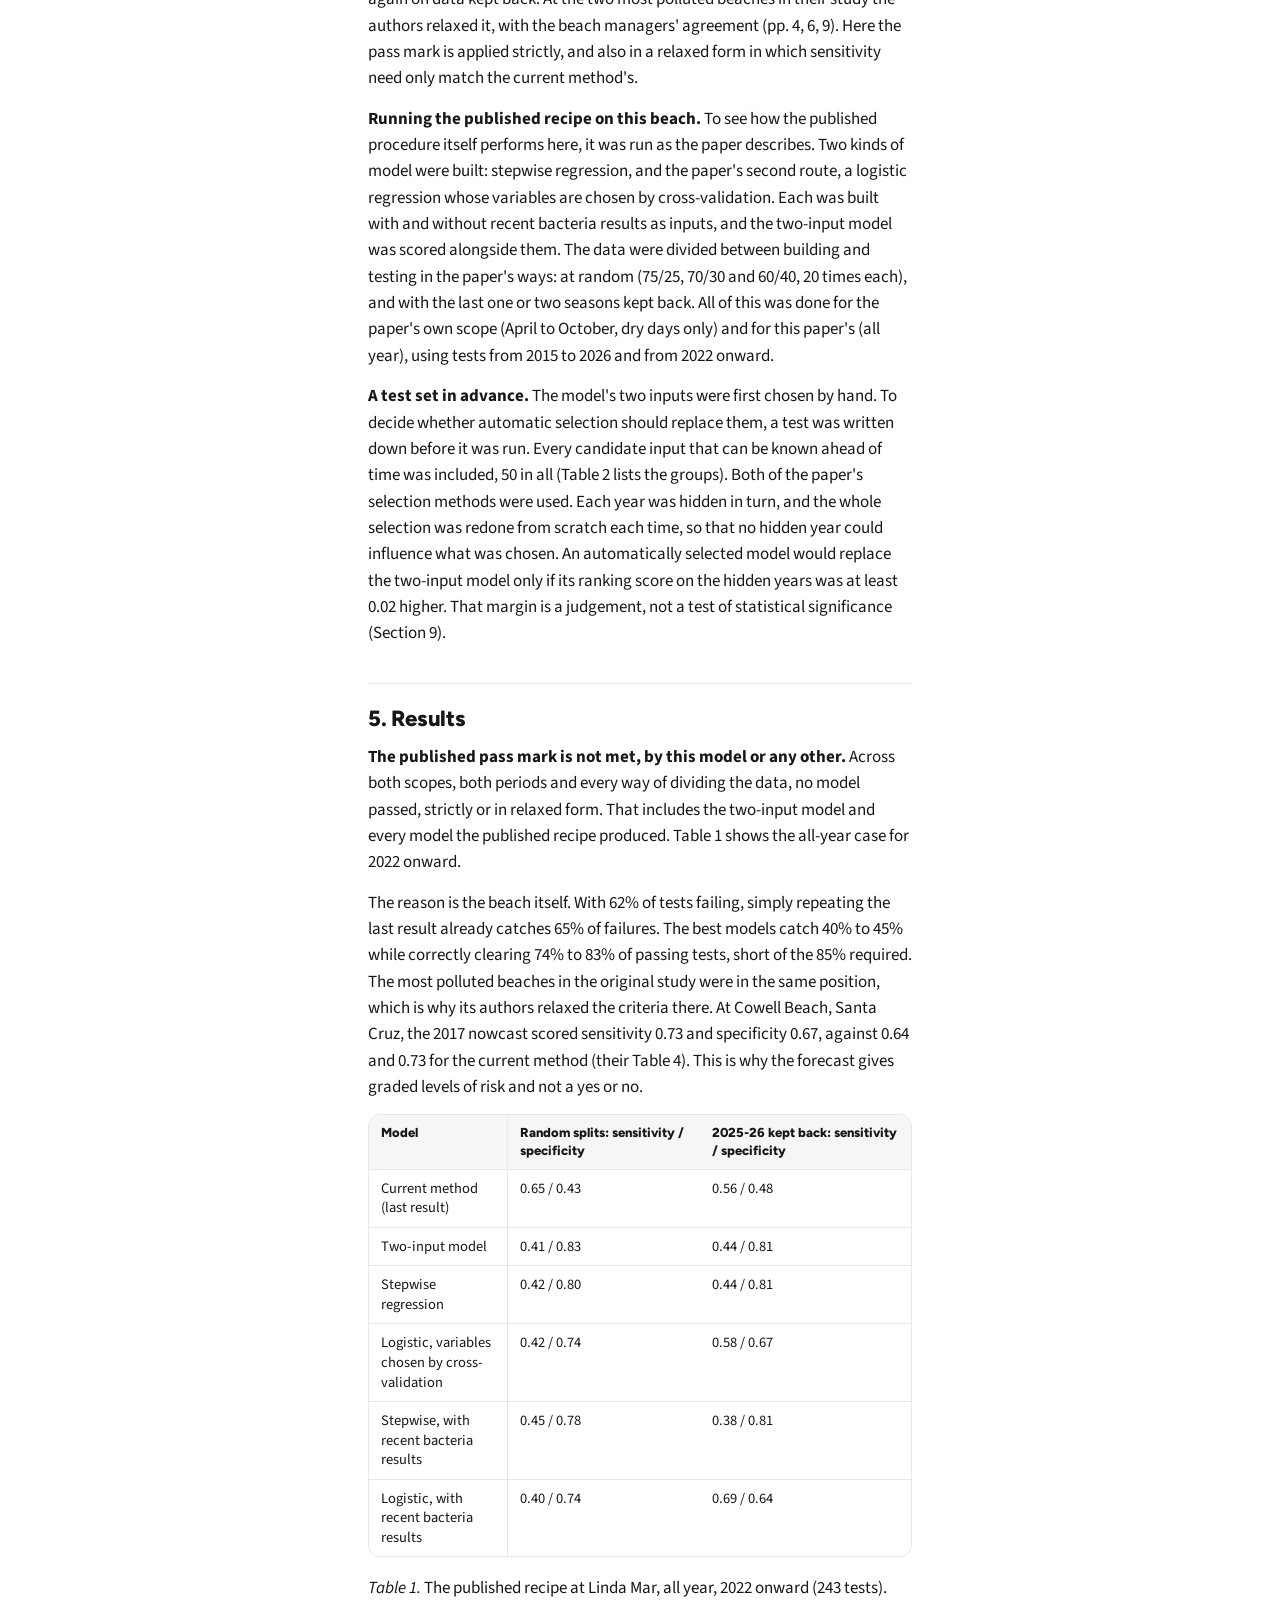
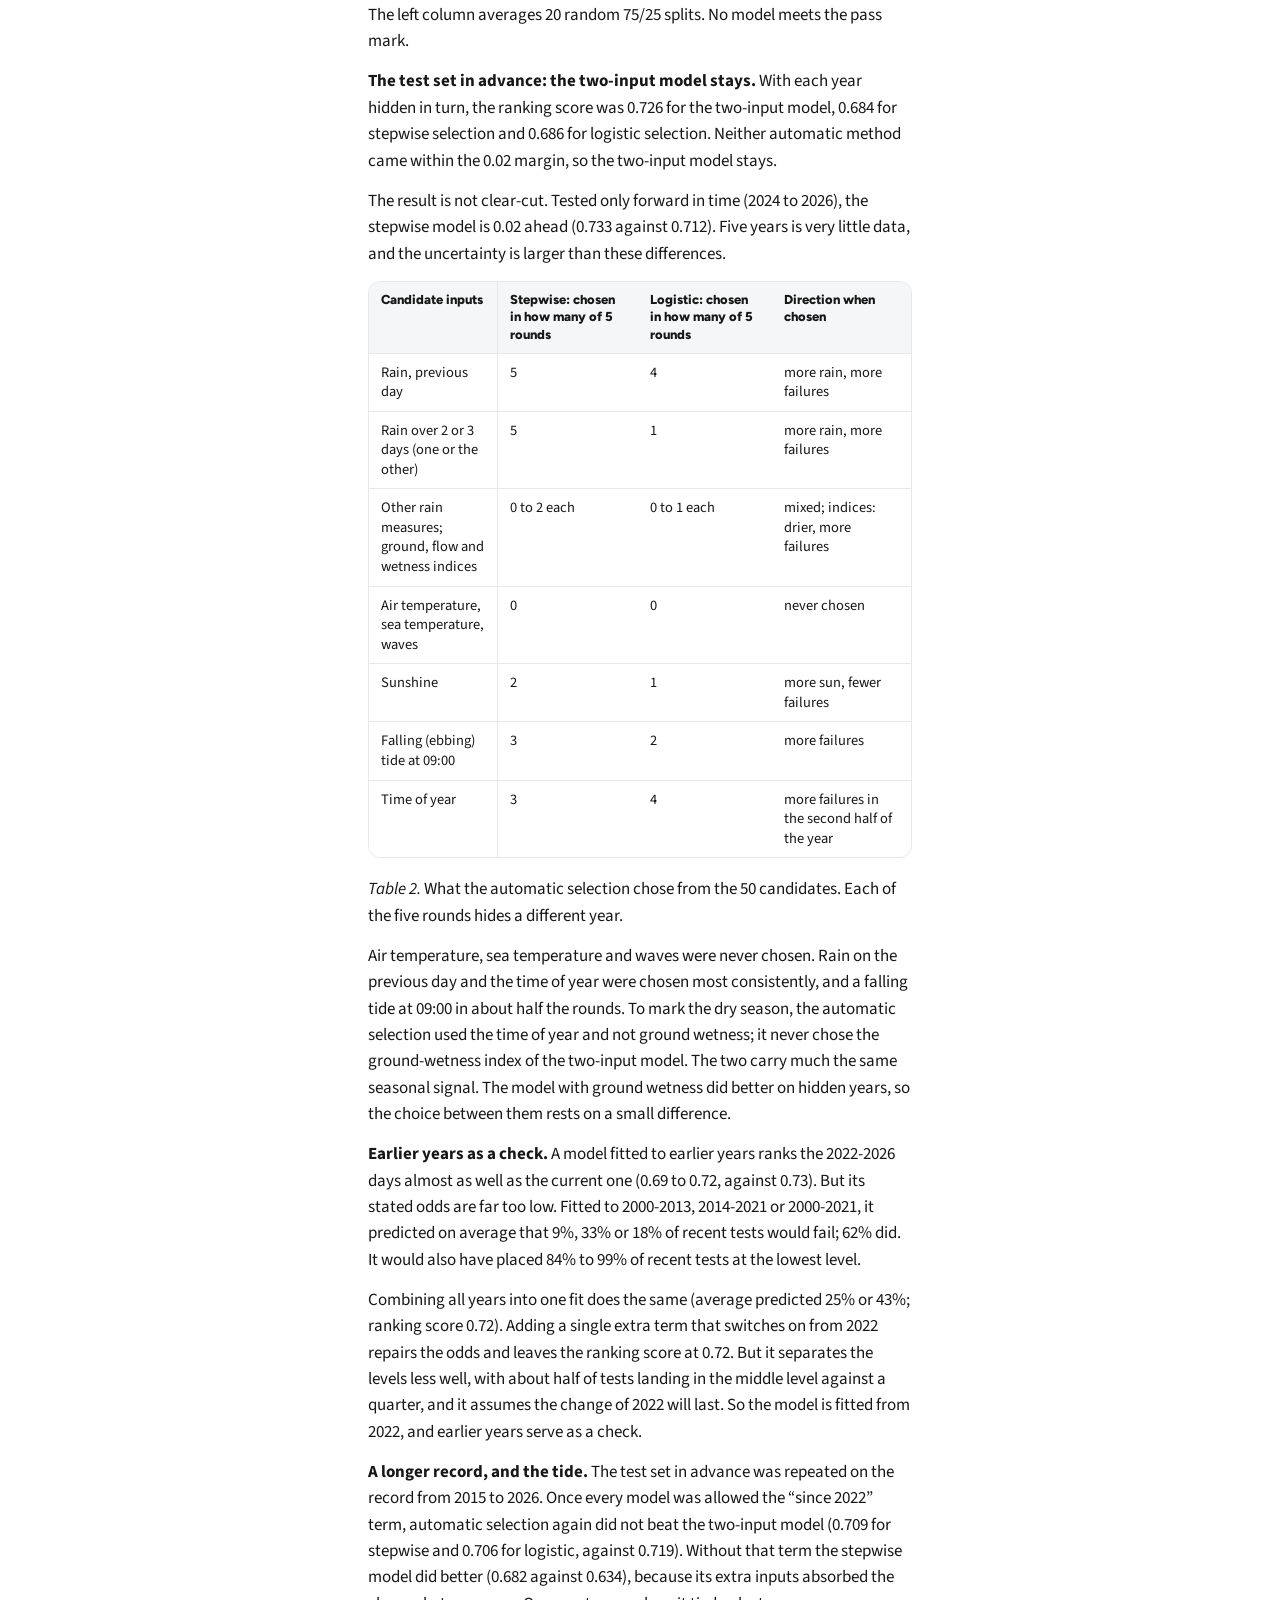
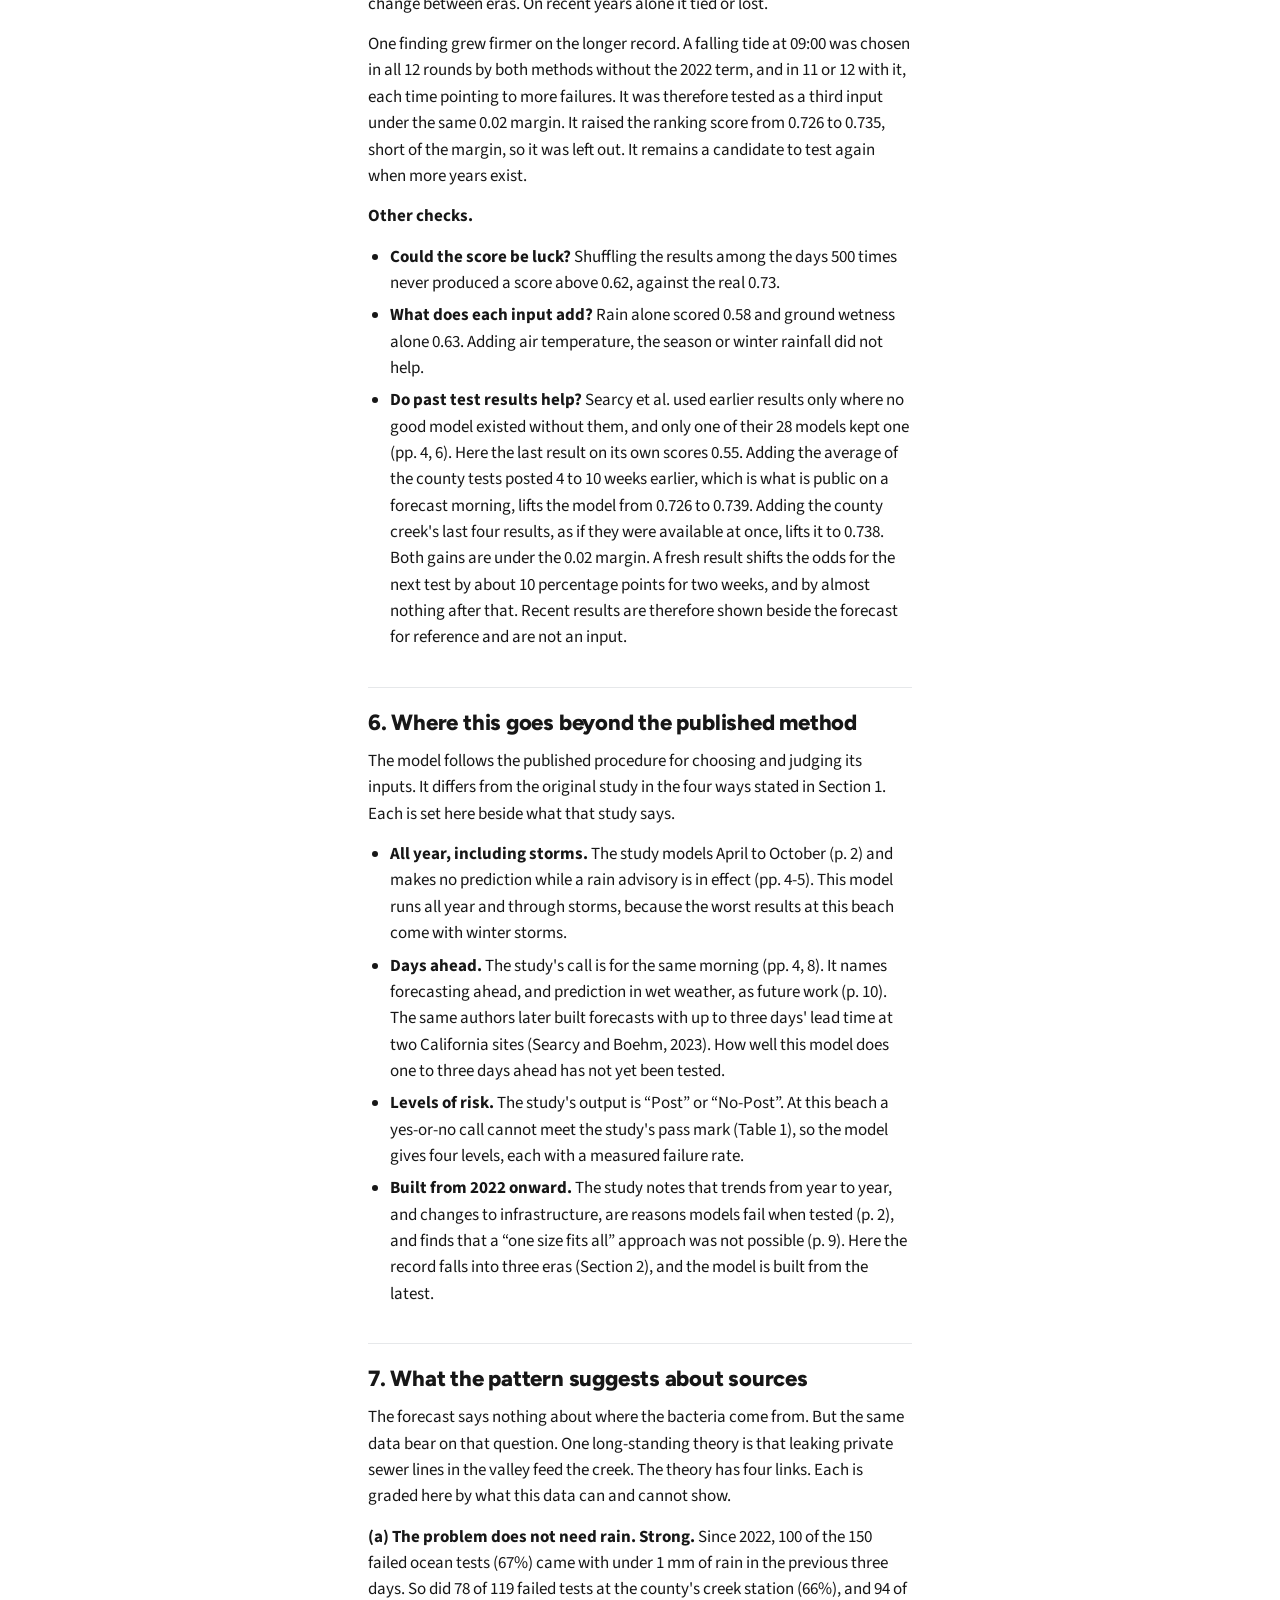
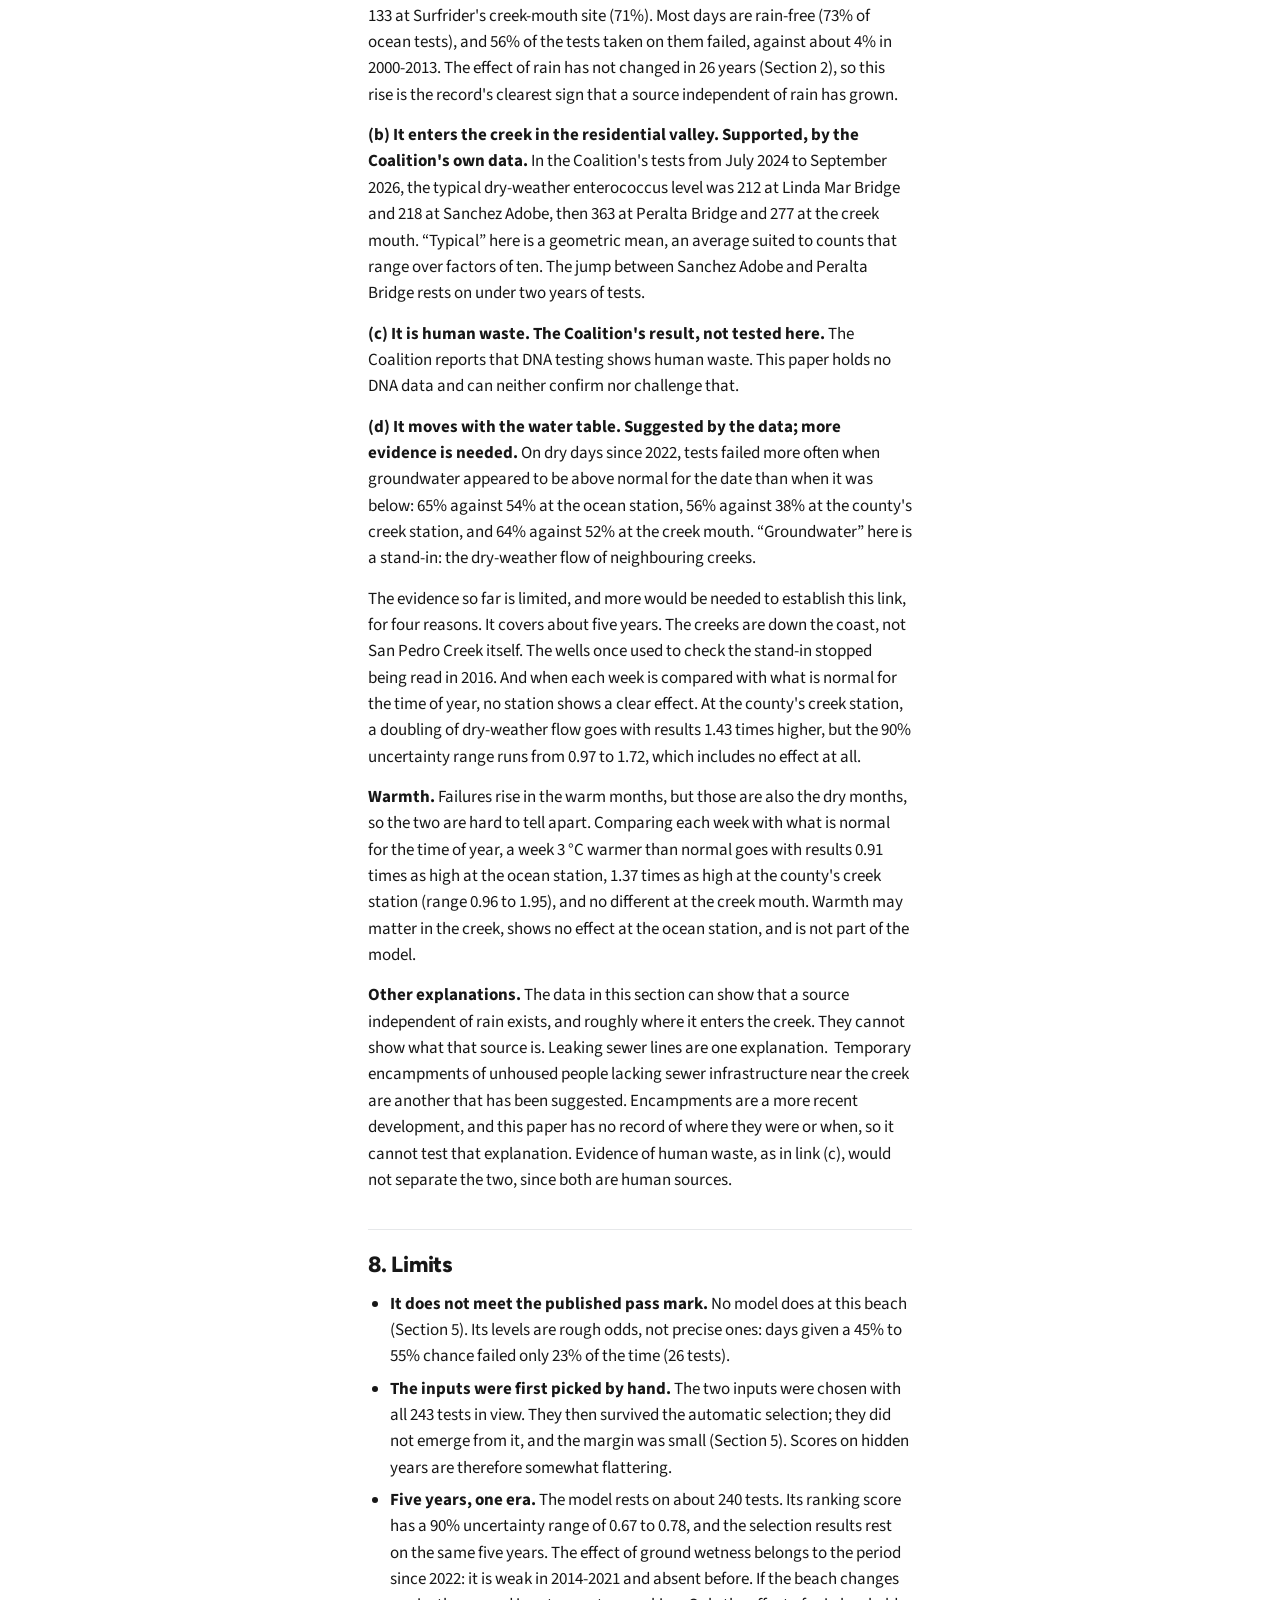
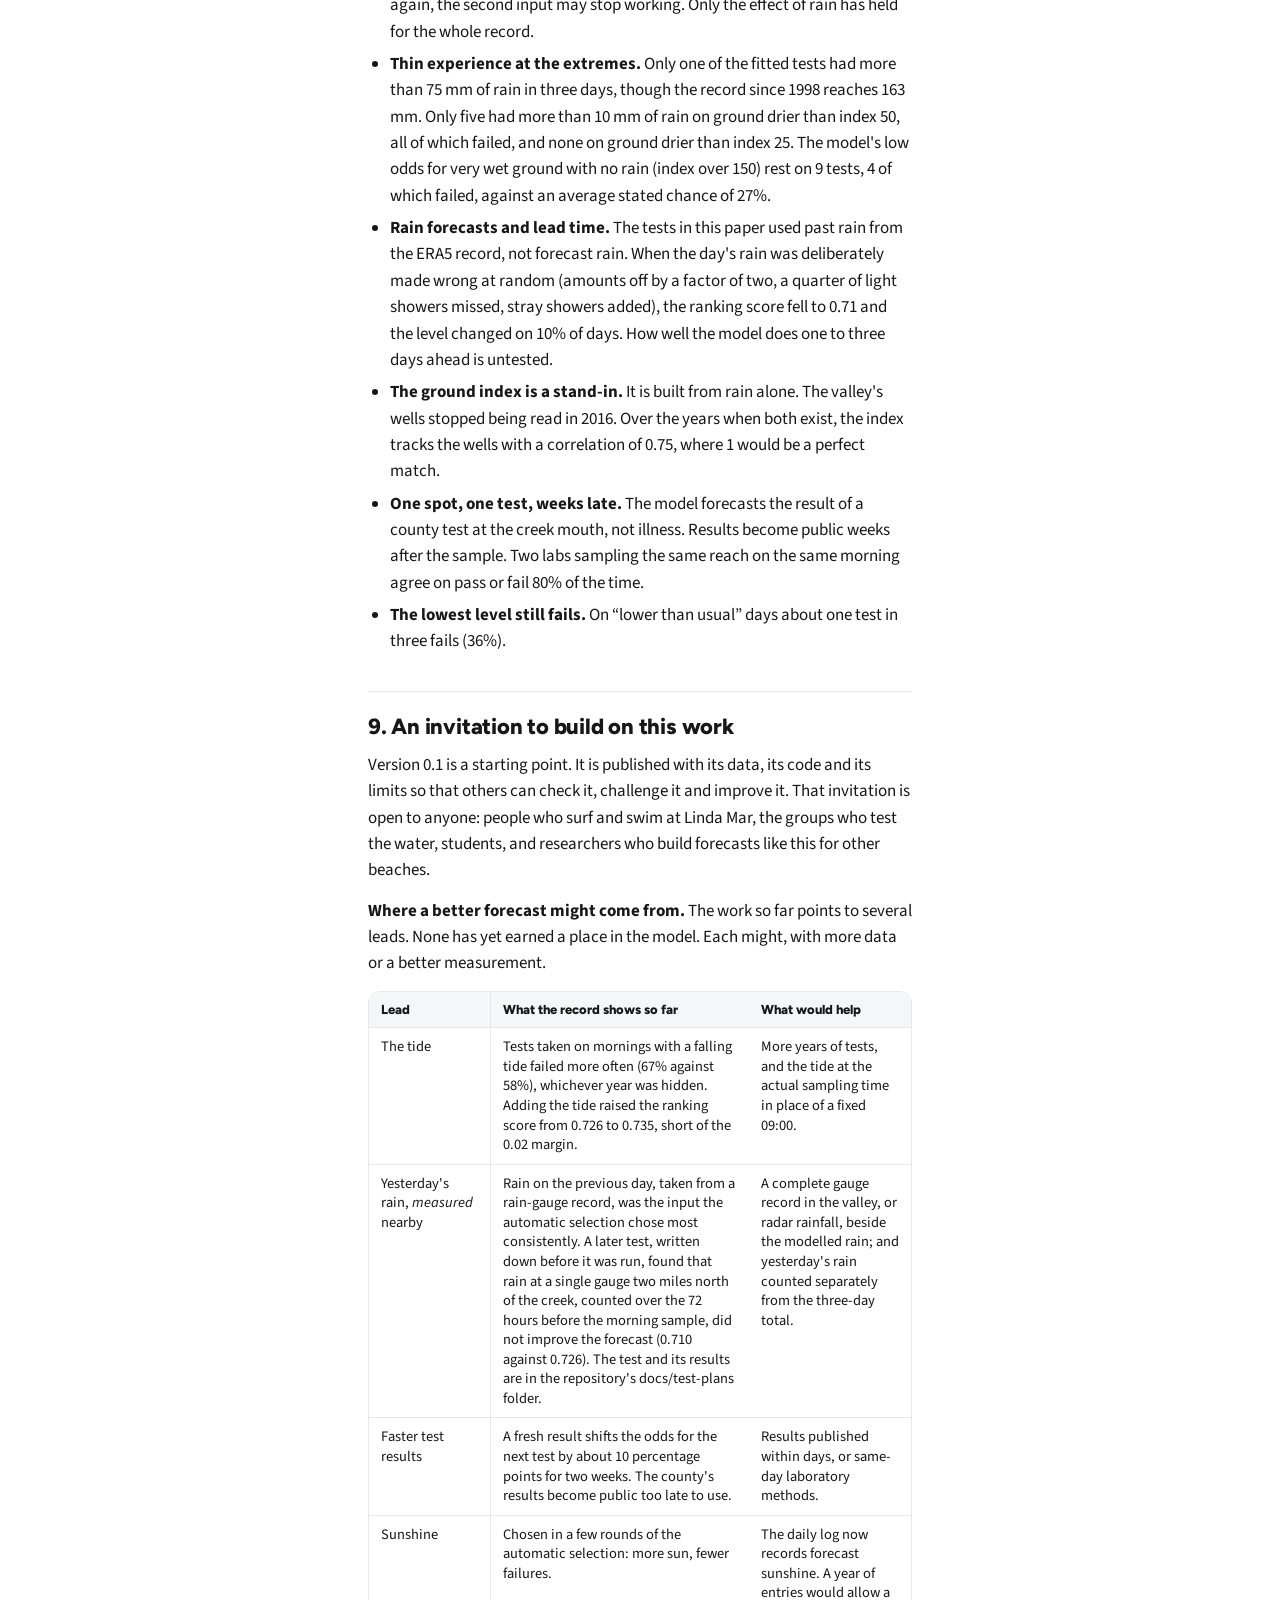
<file: docs/beta/method/index.html>
<!doctype html>
<html lang="en">
<head>
<meta charset="utf-8">
<meta name="robots" content="noindex">
<meta name="viewport" content="width=device-width,initial-scale=1">
<title>Linda Mar Experimental Water Quality Forecast · Method</title>
<link href="https://fonts.googleapis.com/css2?family=Figtree:wght@500;600;700;800;900&amp;family=Source+Sans+3:wght@400;600&amp;display=swap" rel="stylesheet">
<link rel="stylesheet" href="../assets/site.css">
<link rel="stylesheet" href="../assets/method.css">
</head>
<body>
<div class="shell">
<aside class="banner" aria-label="About this project">
  <div class="banner-text">
    <div class="banner-kicker">Advocacy &amp; education project</div>
    <div class="banner-title">Help clean up Linda Mar</div>
  </div>
  <a class="banner-btn" href="../learn/#involved">Get involved</a>
</aside>

<div class="page">
  <div class="intro pad">
    <header class="sitehead">
      <div class="sitename">Linda Mar Experimental Water Quality Forecast</div>
    </header>
    <nav class="tabs-nav" aria-label="Sections">
      <a href="../">Today</a>
      <a href="../#week">7 days</a>
      <a href="../learn/">Learn</a>
      <a href="../explore/">Explore</a>
    </nav>
  </div>

  <main class="paper pad">
    <header class="papertop">
<h1 id="an-experimental-daily-forecast-of-bacteria-risk-at-the-san-pedro-creek-mouth-linda-mar">An experimental daily forecast of bacteria risk at the San Pedro Creek mouth, Linda Mar</h1>
<p class="byline"><time datetime="2026-11-18">18 November 2026</time> · J. Robert Wiese</p>
<p class="byline codedata">Code and data: <a href="https://github.com/augers-co/pacifica-beach-water">github.com/augers-co/pacifica-beach-water</a></p>
<a class="lnk dl" href="../../paper/linda-mar-forecast-method-v0.1.pdf">Download the paper (PDF)</a>
<nav class="toc" aria-label="Contents"><ol><li><a href="#abstract">Abstract</a></li><li><a href="#1-why-forecast-and-why-this-way">1. Why forecast, and why this way</a></li><li><a href="#2-the-beach-the-tests-and-the-data">2. The beach, the tests and the data</a></li><li><a href="#3-the-model">3. The model</a></li><li><a href="#4-how-the-model-was-tested">4. How the model was tested</a></li><li><a href="#5-results">5. Results</a></li><li><a href="#6-where-this-goes-beyond-the-published-method">6. Where this goes beyond the published method</a></li><li><a href="#7-what-the-pattern-suggests-about-sources">7. What the pattern suggests about sources</a></li><li><a href="#8-limits">8. Limits</a></li><li><a href="#9-an-invitation-to-build-on-this-work">9. An invitation to build on this work</a></li><li><a href="#use-of-ai-tools">Use of AI tools</a></li><li><a href="#data-and-sources">Data and sources</a></li></ol></nav>
    </header>
<article class="body">



<h2 id="abstract">Abstract</h2>
<p>Bacteria tests at the mouth of San Pedro Creek, on Linda Mar beach in Pacifica, California, are taken about once a week, and the results often take weeks to become public. This paper describes a daily forecast meant to fill that gap. It does not predict illness, and it never says the water is safe. It estimates how likely the county&#39;s weekly test would be to fail the state standard on a given day, and sorts days into four levels of risk.</p>
<p><span style="white-space:pre-wrap">This forecast model relies on two things that can be known in advance: how much rain has fallen or is forecast over three days, and how wet or dry the ground is. In the record since 2022, tests failed more often after rain and when the ground was dry. </span></p>
<p>The forecast was built by following a published method for California beaches (Searcy et al., 2018), with four stated changes: only information available ahead of time is used to make the forecast, only the years since 2022 were used to determine the model, the forecast runs all year and through storms, and levels of risk replace the published method&#39;s yes-or-no call. To check it, each year&#39;s tests were set aside in turn, the forecast was built from the other four years, and it was then scored on how well it ranked the hidden year&#39;s days from lower to higher risk. It scored 0.73 on a scale where 0.5 is a coin flip and 1 is perfect. Guessing from the most recent test result scored 0.55. A wider search across 50 candidate inputs, including temperature, tide and waves, did not do better.</p>
<p>The forecast has real limits. It rests on five years and 243 tests. It does not meet the published method&#39;s standard for a yes-or-no advisory, and neither did the most polluted beaches in the original study. This paper describes version 0.1, a first version of the forecast model. Each version is left unchanged while it is being tested, every forecast is logged before the result is known, and the data and code behind it are public so that others can check it and improve it.</p>
<h2 id="1-why-forecast-and-why-this-way">1. Why forecast, and why this way</h2>
<p>Weekly test results often take weeks to become publicly accessible, and one test describes one moment on one day. A surfer deciding whether to paddle out needs something before a result exists. A forecast can offer that, but only if people can check how it works and how often it is right. So this forecast model uses two inputs that anyone can work out from public rain records, and its equation, its test results and its errors are published in full.</p>
<p><strong>The method it follows.</strong> The model follows the procedure of Searcy et al. (2018), the study behind Heal the Bay&#39;s NowCast, which issues daily water-quality predictions for California beaches (Heal the Bay, 2020). That study built a separate statistical model for each of ten beaches, covering April to October. Each morning, each model made a yes-or-no call for that same day: “Post” a warning, or “No-Post” (Searcy et al. 2018, pp. 2, 4, 8).</p>
<p><strong>How those models were built.</strong> The authors began with over 100 measurable things per beach, such as rain, tide and wave height. Statisticians call these variables. They then used stepwise regression, a procedure that adds variables one at a time and keeps only those that improve the model&#39;s match with past bacteria counts. Each finished model kept between 2 and 10 variables (pp. 3-4, 6). Rain was kept in 27 of the 28 models, tide in 22 and waves in 16. The types of variable the study lists include neither groundwater nor soil moisture (p. 6 and its Table 3).</p>
<p><strong>How those models were judged.</strong> A model was accepted only if it met three conditions, both on the data used to build it and on data kept back for testing (p. 4). It had to catch more than 30% of failing tests. It had to catch at least 10 percentage points more of them than the “current method”, in which the latest test result decides whether a warning is posted. And it had to correctly clear more than 85% of passing tests. Section 4 explains these measures.</p>
<p>A related study of 25 California beaches found two kinds of model “consistently the best performing”: classification trees, and binary logistic regression with threshold tuning (Thoe et al., 2015). The model in this paper is a binary logistic regression: an equation that turns its inputs into the chance of one of two outcomes, here a failed test or a passed one.</p>
<p><strong>Four stated changes.</strong> This model departs from the published procedure in four ways.</p>
<ul><li><p>Only inputs that can be known in advance are used, so that the model can forecast ahead and not only describe the same morning.</p></li><li><p>The model is built from tests since 2022, because results at this beach changed sharply around then (Section 2).</p></li><li><p>The model runs all year and through storms. The published models cover April to October and pause while a rain advisory is in effect.</p></li><li><p>The model gives levels of risk, not a yes or no, because at this beach no yes-or-no model can meet the published pass mark (Section 5).</p></li></ul>
<p>Section 6 sets each change beside what the original study says.</p>
<h2 id="2-the-beach-the-tests-and-the-data">2. The beach, the tests and the data</h2>
<p><span style="white-space:pre-wrap">San Pedro Creek drains the Linda Mar valley and runs to the surf at Pacifica State Beach, known locally as Linda Mar. </span></p>
<p><strong>Who tests the water.</strong> Three groups do. San Mateo County samples the ocean at the creek mouth (county station 5) and the creek itself, about once a week. Surfrider&#39;s San Mateo County chapter has tested the creek mouth since December 2013. The Linda Mar Water Quality Coalition has tested four sites along the creek every week since July 2024.</p>
<p><strong>What the model forecasts.</strong> The model forecasts the result of the county&#39;s ocean test at the creek mouth. That spot has a long, steady record of public results, notoriously bad water quality (Heal the Bay, 2023-2026), and waves that are popular with surfers. The test counts enterococcus, a bacterium that lives in the gut and is a standard marker of fecal contamination (U.S. EPA, 2012). Counts are reported as a most probable number (MPN) per 100 mL of water. California&#39;s standard for a single sample is 104 (California Code of Regulations, title 17, § 7958): a test above it fails. This paper calls a test above 312, three times the standard, “far over”.</p>
<p><strong>The two inputs.</strong> The first is rain. No rain gauge in the valley itself has a complete record, so the model uses daily rain for the watershed from ERA5, a widely used weather record that reconstructs past conditions from observations (Hersbach et al., 2020), obtained through the Open-Meteo service (Zippenfenig, 2023).</p>
<p>The second is ground wetness. It is an index, meaning a single number built from other measurements, here from rain alone. It keeps a running tally of recent rain: each day&#39;s rain enters a fast store that drains into a slow store, and the slow store loses about 3% of its contents a day. The index therefore rises after storms and falls through dry spells. It stands in for groundwater, because the valley&#39;s monitoring wells have not been read since 2016.</p>
<p>On a forecast morning, three things are known: the forecast rain for that day, the estimated rain for the two days before, and the index through the day before. The model uses nothing else. Other inputs were tested, among them air and sea temperature, sunshine, waves, the tide, the time of year and recent test results. None improved the forecast enough to be added (Section 5).</p>
<p><strong>Why only tests since 2022.</strong> The county&#39;s record at this spot goes back to 2000 (1,265 tests) and falls into three eras. The share of tests failing rose from 9% to 35% to 62%.</p>
<div class="tablebox" tabindex="0"><table><thead><tr><th>Era</th><th>Tests</th><th>Share failing</th><th>Weight on rain</th><th>Weight on ground wetness</th><th>Score on hidden years</th></tr></thead><tbody><tr><td>2000-2013</td><td>640</td><td>9%</td><td>0.75</td><td>-0.04</td><td>0.68</td></tr><tr><td>2014-2021</td><td>382</td><td>35%</td><td>0.71</td><td>-0.43</td><td>0.62</td></tr><tr><td>2022-2026</td><td>243</td><td>62%</td><td>0.77</td><td>-1.36</td><td>0.73</td></tr></tbody></table></div>
<p>To see what changed, the model&#39;s equation was fitted separately to each era. Fitting means choosing the weights in the equation so that it matches past results as closely as possible. The weight on rain came out about the same in all three eras: rain has affected results in the same way for 26 years. The weight on ground wetness was nil in the first era, small in the second and large in the third.</p>
<p>The same shift shows without any model. On days with no rain (under 1 mm in three days), the share of tests failing on the driest, middle and wettest ground was 4%, 3% and 8% in 2000-2013. It was 32%, 22% and 26% in 2014-2021, and 77%, 49% and 40% since 2022. The rise in failures on dry ground, late in the dry season, is recent.</p>
<p>For that reason the model is fitted to the 243 tests since 2022, of which 150 failed and 61 were far over. Earlier years are used as a check (Section 5).</p>
<p><em>For the record.</em> The weights are the coefficients of the logistic regression in Section 3, fitted to each era separately. The 90% uncertainty ranges for the rain weight overlap across the three eras. For the ground weight in 2000-2013 the range spans zero (-0.53 to +0.47). The score is the ranking score explained in Section 4, with each year hidden in turn.</p>
<h2 id="3-the-model">3. The model</h2>
<p>The model is one equation in two steps. It turns two numbers, rain and ground wetness, into the chance that the day&#39;s test fails.</p>
<div class="eq"><math display="block" aria-label="z = 2.051 + 0.770 ln(1 + R3) − 1.363 log10(G)"><mrow><mi>z</mi><mo>=</mo><mn>2.051</mn><mo>+</mo><mn>0.770</mn><mspace width="0.2em"></mspace><mi>ln</mi><mspace width="0.12em"></mspace><mrow><mo stretchy="false">(</mo><mn>1</mn><mo>+</mo><msub><mi>R</mi><mn>3</mn></msub><mo stretchy="false">)</mo></mrow><mo>&#x2212;</mo><mn>1.363</mn><mspace width="0.2em"></mspace><msub><mi>log</mi><mn>10</mn></msub><mspace width="0.12em"></mspace><mrow><mo stretchy="false">(</mo><mi>G</mi><mo stretchy="false">)</mo></mrow></mrow></math></div>
<div class="eq"><math display="block" aria-label="P(fail) = 1 / (1 + e^(−z))"><mrow><mi>P</mi><mo stretchy="false">(</mo><mtext>fail</mtext><mo stretchy="false">)</mo><mo>=</mo><mfrac><mn>1</mn><mrow><mn>1</mn><mo>+</mo><msup><mi>e</mi><mrow><mo>&#x2212;</mo><mi>z</mi></mrow></msup></mrow></mfrac></mrow></math></div>
<p><strong>Reading the equation.</strong> R3 is the rain, in millimetres, on the day plus the two days before. G is the ground-wetness index through the day before, with any value under 1 set to 1. The terms ln and log10 are logarithms, which compress large numbers: they make each extra millimetre of rain, or each extra step of wetness, count for a little less than the one before.</p>
<p>The first line combines the two inputs into a score, z. The second line converts that score into a chance between 0 and 1, that is, between 0% and 100%. This conversion is what makes the model a logistic regression. The numbers 2.051, 0.770 and -1.363 are the weights, also called coefficients, found by fitting the equation to the 243 tests. The positive weight on rain means more rain raises the chance of a failed test. The negative weight on ground wetness means drier ground raises it.</p>
<p><strong>How certain the weights are.</strong> The equation was refitted many times on random re-draws of the 243 tests. Nine times in ten, the weight on rain fell between 0.51 and 1.13, and the weight on ground wetness between -1.87 and -0.98. These are 90% uncertainty ranges. Neither includes zero, so in this record both effects are distinguishable from chance.</p>
<p><strong>Worked examples.</strong></p>
<div class="tablebox" tabindex="0"><table><thead><tr><th>Example</th><th>Rain R3 (mm)</th><th>Ground index G</th><th>Chance of failing</th><th>Level</th></tr></thead><tbody><tr><td>Dry, late summer</td><td>0</td><td>4</td><td>77%</td><td>High</td></tr><tr><td>Dry, spring</td><td>0</td><td>60</td><td>41%</td><td>Lower than usual</td></tr><tr><td>Large storm, moderately wet ground</td><td>58</td><td>31</td><td>96%</td><td>Very high</td></tr><tr><td>First storm of autumn</td><td>25</td><td>5</td><td>97%</td><td>Very high</td></tr><tr><td>Wet winter, no rain for 3 days</td><td>0</td><td>150</td><td>29%</td><td>Lower than usual</td></tr></tbody></table></div>
<p><strong>Four levels.</strong> The chance is grouped into four levels. The cut-offs between levels were chosen for this paper. The last three columns show what happened in tests the model had not seen when it was fitted (Section 4).</p>
<div class="tablebox" tabindex="0"><table><thead><tr><th>Level</th><th>Chance of failing</th><th>Share of days since 2022</th><th>Tests</th><th>Failed</th><th>Far over</th></tr></thead><tbody><tr><td>Lower than usual</td><td>under 50%</td><td>31%</td><td>74</td><td>36%</td><td>8%</td></tr><tr><td>Usual</td><td>50% to 70%</td><td>25%</td><td>64</td><td>62%</td><td>12%</td></tr><tr><td>High</td><td>70% to 85%</td><td>31%</td><td>74</td><td>76%</td><td>35%</td></tr><tr><td>Very high</td><td>85% and over</td><td>13%</td><td>31</td><td>87%</td><td>68%</td></tr></tbody></table></div>
<p>“Usual” matches the overall failure rate since 2022. “Lower than usual” has not occurred from July to October since 2022. Even at that level about one test in three fails. None of the levels means the water is safe. The forecast says when the water is less safe and least safe; it never says when it is safe, because nothing here can show that. Some tests do come back within the standard: 93 of the 243 since 2022, or 38%. But no reliable way has been found to forecast which days those will be, and a passing test describes only one sample at one moment.</p>
<p><strong>What “drier ground, higher risk” does and does not mean.</strong> The ground reading mostly marks the dry season: the ground is driest in late summer and autumn, when the weather is also warm and the creek is low. It also captures that the same rain does more harm after a dry spell. With 1 to 10 mm of rain, 91% of tests failed on dry ground (11 tests), against 53% on wet ground (17 tests). It is not evidence that dry ground pollutes the water, nor that wet ground carries sewage. Section 7 takes up what the data say about sources.</p>
<h2 id="4-how-the-model-was-tested">4. How the model was tested</h2>
<p>Any model looks good when judged on the data it was built from. The fair test is how it does on results it has not seen. Two versions of that test are used here.</p>
<ul><li><p><strong>Each year hidden in turn.</strong> One year&#39;s tests are set aside. The equation is fitted to the other four years and then used to predict the hidden year. This is repeated for each year from 2022 to 2026, and the results are combined. Statisticians call this cross-validation, and the hidden data “held out”.</p></li><li><p><strong>Forward in time.</strong> The tests of 2024, 2025 and 2026 are each predicted from earlier years only. This is closer to real use, but leaves less data to build from.</p></li></ul>
<p><strong>Three measures.</strong> The first is used throughout this paper. The other two are the ones Searcy et al. use, and they apply only when a model is made to give a yes-or-no call.</p>
<ul><li><p><strong>Ranking score.</strong> Take one failed test and one passed test at random. The ranking score is how often the model gave the failed one the higher chance. A score of 0.5 is a coin flip and 1 is perfect. Its technical name is the area under the ROC curve, or AUC (Hanley and McNeil, 1982). It is reported for “fail” (over 104) and for “far over” (over 312).</p></li><li><p><strong>Sensitivity.</strong> Of the tests that failed, the share the model warned about.</p></li><li><p><strong>Specificity.</strong> Of the tests that passed, the share the model correctly did not warn about.</p></li></ul>
<p>Sensitivity and specificity pull against each other: a model that warns every day catches every failure and clears nothing. Following Searcy et al., each model&#39;s warning threshold is set to catch as many failures as possible while still clearing more than 85% of passing tests.</p>
<p><strong>The benchmark and the pass mark.</strong> The benchmark is what Searcy et al. call the “current method”: the most recent test result decides whether a warning is posted, until the next result arrives. Their pass mark (p. 4) requires sensitivity above 0.30 and at least 0.10 above the current method&#39;s, with specificity above 0.85. A model must meet it on the data it was built from and again on data kept back. At the two most polluted beaches in their study the authors relaxed it, with the beach managers&#39; agreement (pp. 4, 6, 9). Here the pass mark is applied strictly, and also in a relaxed form in which sensitivity need only match the current method&#39;s.</p>
<p><strong>Running the published recipe on this beach.</strong> To see how the published procedure itself performs here, it was run as the paper describes. Two kinds of model were built: stepwise regression, and the paper&#39;s second route, a logistic regression whose variables are chosen by cross-validation. Each was built with and without recent bacteria results as inputs, and the two-input model was scored alongside them. The data were divided between building and testing in the paper&#39;s ways: at random (75/25, 70/30 and 60/40, 20 times each), and with the last one or two seasons kept back. All of this was done for the paper&#39;s own scope (April to October, dry days only) and for this paper&#39;s (all year), using tests from 2015 to 2026 and from 2022 onward.</p>
<p><strong>A test set in advance.</strong> The model&#39;s two inputs were first chosen by hand. To decide whether automatic selection should replace them, a test was written down before it was run. Every candidate input that can be known ahead of time was included, 50 in all (Table 2 lists the groups). Both of the paper&#39;s selection methods were used. Each year was hidden in turn, and the whole selection was redone from scratch each time, so that no hidden year could influence what was chosen. An automatically selected model would replace the two-input model only if its ranking score on the hidden years was at least 0.02 higher. That margin is a judgement, not a test of statistical significance (Section 9).</p>
<h2 id="5-results">5. Results</h2>
<p><strong>The published pass mark is not met, by this model or any other.</strong> Across both scopes, both periods and every way of dividing the data, no model passed, strictly or in relaxed form. That includes the two-input model and every model the published recipe produced. Table 1 shows the all-year case for 2022 onward.</p>
<p>The reason is the beach itself. With 62% of tests failing, simply repeating the last result already catches 65% of failures. The best models catch 40% to 45% while correctly clearing 74% to 83% of passing tests, short of the 85% required. The most polluted beaches in the original study were in the same position, which is why its authors relaxed the criteria there. At Cowell Beach, Santa Cruz, the 2017 nowcast scored sensitivity 0.73 and specificity 0.67, against 0.64 and 0.73 for the current method (their Table 4). This is why the forecast gives graded levels of risk and not a yes or no.</p>
<div class="tablebox" tabindex="0"><table><thead><tr><th>Model</th><th>Random splits: sensitivity / specificity</th><th>2025-26 kept back: sensitivity / specificity</th></tr></thead><tbody><tr><td>Current method (last result)</td><td>0.65 / 0.43</td><td>0.56 / 0.48</td></tr><tr><td>Two-input model</td><td>0.41 / 0.83</td><td>0.44 / 0.81</td></tr><tr><td>Stepwise regression</td><td>0.42 / 0.80</td><td>0.44 / 0.81</td></tr><tr><td>Logistic, variables chosen by cross-validation</td><td>0.42 / 0.74</td><td>0.58 / 0.67</td></tr><tr><td>Stepwise, with recent bacteria results</td><td>0.45 / 0.78</td><td>0.38 / 0.81</td></tr><tr><td>Logistic, with recent bacteria results</td><td>0.40 / 0.74</td><td>0.69 / 0.64</td></tr></tbody></table></div>
<p><em>Table 1.</em> The published recipe at Linda Mar, all year, 2022 onward (243 tests). The left column averages 20 random 75/25 splits. No model meets the pass mark.</p>
<p><strong>The test set in advance: the two-input model stays.</strong> With each year hidden in turn, the ranking score was 0.726 for the two-input model, 0.684 for stepwise selection and 0.686 for logistic selection. Neither automatic method came within the 0.02 margin, so the two-input model stays.</p>
<p>The result is not clear-cut. Tested only forward in time (2024 to 2026), the stepwise model is 0.02 ahead (0.733 against 0.712). Five years is very little data, and the uncertainty is larger than these differences.</p>
<div class="tablebox" tabindex="0"><table><thead><tr><th>Candidate inputs</th><th>Stepwise: chosen in how many of 5 rounds</th><th>Logistic: chosen in how many of 5 rounds</th><th>Direction when chosen</th></tr></thead><tbody><tr><td>Rain, previous day</td><td>5</td><td>4</td><td>more rain, more failures</td></tr><tr><td>Rain over 2 or 3 days (one or the other)</td><td>5</td><td>1</td><td>more rain, more failures</td></tr><tr><td>Other rain measures; ground, flow and wetness indices</td><td>0 to 2 each</td><td>0 to 1 each</td><td>mixed; indices: drier, more failures</td></tr><tr><td>Air temperature, sea temperature, waves</td><td>0</td><td>0</td><td>never chosen</td></tr><tr><td>Sunshine</td><td>2</td><td>1</td><td>more sun, fewer failures</td></tr><tr><td>Falling (ebbing) tide at 09:00</td><td>3</td><td>2</td><td>more failures</td></tr><tr><td>Time of year</td><td>3</td><td>4</td><td>more failures in the second half of the year</td></tr></tbody></table></div>
<p><em>Table 2.</em> What the automatic selection chose from the 50 candidates. Each of the five rounds hides a different year.</p>
<p>Air temperature, sea temperature and waves were never chosen. Rain on the previous day and the time of year were chosen most consistently, and a falling tide at 09:00 in about half the rounds. To mark the dry season, the automatic selection used the time of year and not ground wetness; it never chose the ground-wetness index of the two-input model. The two carry much the same seasonal signal. The model with ground wetness did better on hidden years, so the choice between them rests on a small difference.</p>
<p><strong>Earlier years as a check.</strong> A model fitted to earlier years ranks the 2022-2026 days almost as well as the current one (0.69 to 0.72, against 0.73). But its stated odds are far too low. Fitted to 2000-2013, 2014-2021 or 2000-2021, it predicted on average that 9%, 33% or 18% of recent tests would fail; 62% did. It would also have placed 84% to 99% of recent tests at the lowest level.</p>
<p>Combining all years into one fit does the same (average predicted 25% or 43%; ranking score 0.72). Adding a single extra term that switches on from 2022 repairs the odds and leaves the ranking score at 0.72. But it separates the levels less well, with about half of tests landing in the middle level against a quarter, and it assumes the change of 2022 will last. So the model is fitted from 2022, and earlier years serve as a check.</p>
<p><strong>A longer record, and the tide.</strong> The test set in advance was repeated on the record from 2015 to 2026. Once every model was allowed the “since 2022” term, automatic selection again did not beat the two-input model (0.709 for stepwise and 0.706 for logistic, against 0.719). Without that term the stepwise model did better (0.682 against 0.634), because its extra inputs absorbed the change between eras. On recent years alone it tied or lost.</p>
<p>One finding grew firmer on the longer record. A falling tide at 09:00 was chosen in all 12 rounds by both methods without the 2022 term, and in 11 or 12 with it, each time pointing to more failures. It was therefore tested as a third input under the same 0.02 margin. It raised the ranking score from 0.726 to 0.735, short of the margin, so it was left out. It remains a candidate to test again when more years exist.</p>
<p><strong>Other checks.</strong></p>
<ul><li><p><strong>Could the score be luck?</strong> Shuffling the results among the days 500 times never produced a score above 0.62, against the real 0.73.</p></li><li><p><strong>What does each input add?</strong> Rain alone scored 0.58 and ground wetness alone 0.63. Adding air temperature, the season or winter rainfall did not help.</p></li><li><p><strong>Do past test </strong><strong>results help?</strong> Searcy et al. used earlier results only where no good model existed without them, and only one of their 28 models kept one (pp. 4, 6). Here the last result on its own scores 0.55. Adding the average of the county tests posted 4 to 10 weeks earlier, which is what is public on a forecast morning, lifts the model from 0.726 to 0.739. Adding the county creek&#39;s last four results, as if they were available at once, lifts it to 0.738. Both gains are under the 0.02 margin. A fresh result shifts the odds for the next test by about 10 percentage points for two weeks, and by almost nothing after that. Recent results are therefore shown beside the forecast for reference and are not an input.</p></li></ul>
<h2 id="6-where-this-goes-beyond-the-published-method">6. Where this goes beyond the published method</h2>
<p>The model follows the published procedure for choosing and judging its inputs. It differs from the original study in the four ways stated in Section 1. Each is set here beside what that study says.</p>
<ul><li><p><strong>All year, including storms.</strong> The study models April to October (p. 2) and makes no prediction while a rain advisory is in effect (pp. 4-5). This model runs all year and through storms, because the worst results at this beach come with winter storms.</p></li><li><p><strong>Days ahead.</strong> The study&#39;s call is for the same morning (pp. 4, 8). It names forecasting ahead, and prediction in wet weather, as future work (p. 10). The same authors later built forecasts with up to three days&#39; lead time at two California sites (Searcy and Boehm, 2023). How well this model does one to three days ahead has not yet been tested.</p></li><li><p><strong>Levels of risk.</strong> The study&#39;s output is “Post” or “No-Post”. At this beach a yes-or-no call cannot meet the study&#39;s pass mark (Table 1), so the model gives four levels, each with a measured failure rate.</p></li><li><p><strong>Built from 2022 onward.</strong> The study notes that trends from year to year, and changes to infrastructure, are reasons models fail when tested (p. 2), and finds that a “one size fits all” approach was not possible (p. 9). Here the record falls into three eras (Section 2), and the model is built from the latest.</p></li></ul>
<h2 id="7-what-the-pattern-suggests-about-sources">7. What the pattern suggests about sources</h2>
<p>The forecast says nothing about where the bacteria come from. But the same data bear on that question. One long-standing theory is that leaking private sewer lines in the valley feed the creek. The theory has four links. Each is graded here by what this data can and cannot show.</p>
<p><strong>(a) The problem does not need rain. Strong.</strong> Since 2022, 100 of the 150 failed ocean tests (67%) came with under 1 mm of rain in the previous three days. So did 78 of 119 failed tests at the county&#39;s creek station (66%), and 94 of 133 at Surfrider&#39;s creek-mouth site (71%). Most days are rain-free (73% of ocean tests), and 56% of the tests taken on them failed, against about 4% in 2000-2013. The effect of rain has not changed in 26 years (Section 2), so this rise is the record&#39;s clearest sign that a source independent of rain has grown.</p>
<p><strong>(b) It enters the creek in the residential valley. Supported, by the Coalition&#39;s own data.</strong> In the Coalition&#39;s tests from July 2024 to September 2026, the typical dry-weather enterococcus level was 212 at Linda Mar Bridge and 218 at Sanchez Adobe, then 363 at Peralta Bridge and 277 at the creek mouth. “Typical” here is a geometric mean, an average suited to counts that range over factors of ten. The jump between Sanchez Adobe and Peralta Bridge rests on under two years of tests.</p>
<p><strong>(c) It is human waste. The Coalition&#39;s result, not tested here.</strong> The Coalition reports that DNA testing shows human waste. This paper holds no DNA data and can neither confirm nor challenge that.</p>
<p><strong>(d) It moves with the water table. Suggested by the data; more evidence is needed.</strong> On dry days since 2022, tests failed more often when groundwater appeared to be above normal for the date than when it was below: 65% against 54% at the ocean station, 56% against 38% at the county&#39;s creek station, and 64% against 52% at the creek mouth. “Groundwater” here is a stand-in: the dry-weather flow of neighbouring creeks.</p>
<p>The evidence so far is limited, and more would be needed to establish this link, for four reasons. It covers about five years. The creeks are down the coast, not San Pedro Creek itself. The wells once used to check the stand-in stopped being read in 2016. And when each week is compared with what is normal for the time of year, no station shows a clear effect. At the county&#39;s creek station, a doubling of dry-weather flow goes with results 1.43 times higher, but the 90% uncertainty range runs from 0.97 to 1.72, which includes no effect at all.</p>
<p><strong>Warmth.</strong> Failures rise in the warm months, but those are also the dry months, so the two are hard to tell apart. Comparing each week with what is normal for the time of year, a week 3 °C warmer than normal goes with results 0.91 times as high at the ocean station, 1.37 times as high at the county&#39;s creek station (range 0.96 to 1.95), and no different at the creek mouth. Warmth may matter in the creek, shows no effect at the ocean station, and is not part of the model.</p>
<p><span style="white-space:pre-wrap"><strong>Other explanations.</strong> The data in this section can show that a source independent of rain exists, and roughly where it enters the creek. They cannot show what that source is. Leaking sewer lines are one explanation.  Temporary encampments of unhoused people lacking sewer infrastructure near the creek are another that has been suggested. Encampments are a more recent development, and this paper has no record of where they were or when, so it cannot test that explanation. Evidence of human waste, as in link (c), would not separate the two, since both are human sources.</span></p>
<h2 id="8-limits">8. Limits</h2>
<ul><li><p><strong>It does not meet the published pass mark.</strong> No model does at this beach (Section 5). Its levels are rough odds, not precise ones: days given a 45% to 55% chance failed only 23% of the time (26 tests).</p></li><li><p><strong>The inputs were first picked by hand.</strong> The two inputs were chosen with all 243 tests in view. They then survived the automatic selection; they did not emerge from it, and the margin was small (Section 5). Scores on hidden years are therefore somewhat flattering.</p></li><li><p><strong>Five years, one era.</strong> The model rests on about 240 tests. Its ranking score has a 90% uncertainty range of 0.67 to 0.78, and the selection results rest on the same five years. The effect of ground wetness belongs to the period since 2022: it is weak in 2014-2021 and absent before. If the beach changes again, the second input may stop working. Only the effect of rain has held for the whole record.</p></li><li><p><strong>Thin experience at the extremes.</strong> Only one of the fitted tests had more than 75 mm of rain in three days, though the record since 1998 reaches 163 mm. Only five had more than 10 mm of rain on ground drier than index 50, all of which failed, and none on ground drier than index 25. The model&#39;s low odds for very wet ground with no rain (index over 150) rest on 9 tests, 4 of which failed, against an average stated chance of 27%.</p></li><li><p><strong>Rain forecasts and lead time.</strong> The tests in this paper used past rain from the ERA5 record, not forecast rain. When the day&#39;s rain was deliberately made wrong at random (amounts off by a factor of two, a quarter of light showers missed, stray showers added), the ranking score fell to 0.71 and the level changed on 10% of days. How well the model does one to three days ahead is untested.</p></li><li><p><strong>The ground index is a stand-in.</strong> It is built from rain alone. The valley&#39;s wells stopped being read in 2016. Over the years when both exist, the index tracks the wells with a correlation of 0.75, where 1 would be a perfect match.</p></li><li><p><strong>One spot, one test, weeks late.</strong> The model forecasts the result of a county test at the creek mouth, not illness. Results become public weeks after the sample. Two labs sampling the same reach on the same morning agree on pass or fail 80% of the time.</p></li><li><p><strong>The lowest level still fails.</strong> On “lower than usual” days about one test in three fails (36%).</p></li></ul>
<h2 id="9-an-invitation-to-build-on-this-work">9. An invitation to build on this work</h2>
<p>Version 0.1 is a starting point. It is published with its data, its code and its limits so that others can check it, challenge it and improve it. That invitation is open to anyone: people who surf and swim at Linda Mar, the groups who test the water, students, and researchers who build forecasts like this for other beaches.</p>
<p><strong>Where a better forecast might come from.</strong> The work so far points to several leads. None has yet earned a place in the model. Each might, with more data or a better measurement.</p>
<div class="tablebox" tabindex="0"><table><thead><tr><th>Lead</th><th>What the record shows so far</th><th>What would help</th></tr></thead><tbody><tr><td>The tide</td><td>Tests taken on mornings with a falling tide failed more often (67% against 58%), whichever year was hidden. Adding the tide raised the ranking score from 0.726 to 0.735, short of the 0.02 margin.</td><td>More years of tests, and the tide at the actual sampling time in place of a fixed 09:00.</td></tr><tr><td>Yesterday&#39;s rain, <em>measured</em> nearby</td><td>Rain on the previous day, taken from a rain-gauge record, was the input the automatic selection chose most consistently. A later test, written down before it was run, found that rain at a single gauge two miles north of the creek, counted over the 72 hours before the morning sample, did not improve the forecast (0.710 against 0.726). The test and its results are in the repository&#39;s docs/test-plans folder.</td><td>A complete gauge record in the valley, or radar rainfall, beside the modelled rain; and yesterday&#39;s rain counted separately from the three-day total.</td></tr><tr><td>Faster test results</td><td>A fresh result shifts the odds for the next test by about 10 percentage points for two weeks. The county&#39;s results become public too late to use.</td><td>Results published within days, or same-day laboratory methods.</td></tr><tr><td>Sunshine</td><td>Chosen in a few rounds of the automatic selection: more sun, fewer failures.</td><td>The daily log now records forecast sunshine. A year of entries would allow a proper test.</td></tr><tr><td>Sea temperature and waves</td><td>Never chosen from the record so far. This winter brings a strong to very strong El Niño on top of a marine heat wave (NOAA Climate Prediction Center, 2026; NOAA Integrated Ecosystem Assessment, 2026), conditions outside that record.</td><td>The daily log now records both, which makes this winter a natural test.</td></tr><tr><td>Groundwater and creek flow</td><td>The ground-wetness index is built from rain alone. No well or flow gauge in the valley has a current public record.</td><td>A measured record of groundwater or of the creek&#39;s level would replace the stand-in, and could separate the several things that happen together in the dry season.</td></tr><tr><td>The first storms after a dry spell</td><td>With light rain, 91% of tests failed on dry ground against 53% on wet ground. Only five of the fitted tests cover heavier rain (over 10 mm) on fairly dry ground, and all five failed. None covers the driest ground.</td><td>More tests in those conditions, and a term for rain and dry ground acting together.</td></tr><tr><td>The worst days</td><td>The model ranks “far over” days well (0.80), using an equation built to predict “fail”.</td><td>An equation fitted directly to far-over results.</td></tr><tr><td>Days ahead</td><td>Untested. The model was built and tested with past rain from the ERA5 record.</td><td>The daily log records each forecast as it was issued, up to six days ahead, beside the weather forecast it relied on.</td></tr><tr><td>Other places</td><td>The ocean 200 yards north of the creek fails far less often than the creek mouth.</td><td>The same method applied to other stations, and to other beaches with public test records.</td></tr></tbody></table></div>
<p><strong>How an improvement is judged.</strong> In the same way as the present model: on years hidden from the fitting, and from now on against the daily log as well. A change is adopted if it raises the ranking score on hidden years by at least 0.02, the margin set in advance for this paper. That margin is a judgement about how large a gain justifies a more complex model. It is not a test of statistical significance: with 243 tests, differences of this size are within the noise. The choice matters in one case. At 0.01, one more input would have been added: the average of the county tests posted 4 to 10 weeks earlier, which raised the score by 0.013. At 0.03 nothing would change. For later versions the margin will again be set before any new results are examined, and a gain will also have to show in the daily log. Changes are judged using the weather that actually occurred, so that an error in the rain forecast is not mistaken for an error in the model. The model could be withdrawn or rebuilt if a year of logged forecasts shows that it does no better than the last test result, or that its levels do not separate results.</p>
<p>While a version is in use, its inputs, weights and level cut-offs do not change, so its results can be judged fairly. Each day&#39;s forecast is recorded before the test it forecasts and later compared with the result. Each improvement is released as a new, named version and tested the same way.</p>
<p><strong>How to take part.</strong></p>
<ul><li><p><strong>Check the numbers.</strong> The model, its data and its main test are public in the project&#39;s repository, <a href="https://github.com/augers-co/pacifica-beach-water">github.com/augers-co/pacifica-beach-water</a>. Its <code>open-data</code> folder holds the data and a guide to three ways of checking: in a spreadsheet, with one command, or from the whole database. A fresh copy of the repository reproduces version 0.1 exactly, using the script <code>pipeline/forecast_rule.py</code>.</p></li><li><p><strong>Propose a change or report a problem.</strong> Open an issue on the repository. Say what was run, what came out and what was expected. A wrong number, a better input or a disagreement with the approach are all welcome.</p></li><li><p><strong>Bring a record this paper lacks.</strong> A rain gauge in the valley, measurements of the creek, or faster test results would each make one of the leads above testable.</p></li><li><p><strong>Try the method somewhere else.</strong> This model should not be carried to another beach. Searcy et al. found that a “one size fits all” approach was not possible, even for beaches close together, and that each beach needs a model built from its own record (p. 9). Later work has begun to test how well models built at some beaches predict results at others (Elahi et al., 2025). What can be reused is the procedure in this paper and its code: gather a beach&#39;s public test results and weather records, let the inputs be chosen from that record, and test the result on years held back.</p></li></ul>
<p>The documents <code>docs/inferences.md</code> and <code>docs/data-sources.md</code> in the repository define each derived quantity and list every source. Forecasts have been logged daily in the <code>open-data</code> folder since 19 November 2026.</p>
<h2 id="use-of-ai-tools">Use of AI tools</h2>
<p>This paper was produced with substantial help from AI models made by Anthropic, used through Claude Code. The analysis and writing were done in November 2026, chiefly with Claude Fable 5.2, with Claude Sonnet 5.5 and Claude Opus 5.5 for delegated tasks. The project&#39;s data pipeline was built from August 2026 with earlier versions, Claude Fable 5 and Claude Opus 4.8.</p>
<p>Under the author&#39;s direction, the models wrote and ran the analysis code, read and summarised the published method, proposed the model&#39;s two inputs, and drafted and revised the text. The author set the questions, chose the method to follow, agreed the test and its margin before the results were known, decided what the forecast may and may not claim, and reviewed and edited every section.</p>
<p>AI models can make errors that read as confident, in code and numbers as well as in prose. The model, its fit and its main test can be regenerated by anyone from the public code and data. The code for the other analyses in this paper has not yet been published, and the analysis has not yet been checked by an independent statistician. The author takes responsibility for the content.</p>
<h2 id="data-and-sources">Data and sources</h2>
<p><strong>References</strong></p>
<ul><li><p>California Code of Regulations, title 17, § 7958. Bacteriological standards. <a href="https://www.law.cornell.edu/regulations/california/17-CCR-7958">Text of the regulation</a>. The State Water Resources Control Board&#39;s beach monitoring programme, set up under Assembly Bill 411 (1997), applies these standards: <a href="https://www.waterboards.ca.gov/water_issues/programs/beaches/beach_water_quality/docs/technical-fact-sheet.pdf">technical fact sheet</a>.</p></li><li><p>Elahi A, Shumway D, Kowalcyk M, Shrestha A, Caragea D, Caragea C, et al. Machine learning, generalization, and transfer learning for predicting the exceedance of fecal indicator bacteria thresholds at beaches. Environ Sci Technol 2025;59(42):22386-22396. <a href="https://doi.org/10.1021/acs.est.5c02835">https://doi.org/10.1021/acs.est.5c02835</a></p></li><li><p>Hanley JA, McNeil BJ. The meaning and use of the area under a receiver operating characteristic (ROC) curve. Radiology 1982;143(1):29-36. <a href="https://doi.org/10.1148/radiology.143.1.7063747">https://doi.org/10.1148/radiology.143.1.7063747</a></p></li><li><p>Heal the Bay. Daily beach water quality predictions now online. 13 August 2020. <a href="https://healthebay.org/nowcast/">healthebay.org/nowcast</a>. The NowCast programme built on Searcy et al. (2018).</p></li><li><p>Heal the Bay. Beach Report Card, editions <a href="https://healthebay.org/wp-content/uploads/2023/06/Beach-Report-Card-2022-2023.pdf">2022-2023</a>, <a href="https://healthebay.org/wp-content/uploads/2024/07/Beach-Report-2023-2024_screen.pdf">2023-2024</a>, <a href="https://healthebay.org/wp-content/uploads/2025/05/2024-25-BRC-Basics_3_non-embargo.pdf">2024-2025</a> and <a href="https://healthebay.org/wp-content/uploads/2026/05/Beach-Report-2025-2026_6_screen_optimized.pdf">2025-2026</a>. Each lists Linda Mar Beach at San Pedro Creek among its &quot;Beach Bummers&quot;, the most polluted beaches in California.</p></li><li><p>Hersbach H, Bell B, Berrisford P, Hirahara S, Horányi A, Muñoz-Sabater J, et al. The ERA5 global reanalysis. Q J R Meteorol Soc 2020;146(730):1999-2049. <a href="https://doi.org/10.1002/qj.3803">https://doi.org/10.1002/qj.3803</a></p></li><li><p>NOAA Climate Prediction Center. ENSO diagnostic discussion, 12 November 2026. <a href="https://www.cpc.ncep.noaa.gov/products/analysis_monitoring/enso_advisory/ensodisc.shtml">cpc.ncep.noaa.gov</a>. Accessed 20 November 2026.</p></li><li><p>NOAA Integrated Ecosystem Assessment. The California Current marine heatwave tracker, updated 30 October 2026. <a href="https://www.integratedecosystemassessment.noaa.gov/california-current-marine-heatwave-tracker-blobtracker">integratedecosystemassessment.noaa.gov</a>. Accessed 20 November 2026.</p></li><li><p>Searcy RT, Boehm AB. Know before you go: data-driven beach water quality forecasting. Environ Sci Technol 2023;57(46):17930-17939. <a href="https://doi.org/10.1021/acs.est.2c05972">https://doi.org/10.1021/acs.est.2c05972</a></p></li><li><p>Searcy RT, Taggart M, Gold M, Boehm AB. Implementation of an automated beach water quality nowcast system at ten California oceanic beaches. J Environ Manage 2018;223:633-643. <a href="https://doi.org/10.1016/j.jenvman.2018.06.058">https://doi.org/10.1016/j.jenvman.2018.06.058</a>. The study this paper follows.</p></li><li><p>Thoe W, Gold M, Griesbach A, Grimmer M, Taggart ML, Boehm AB. Sunny with a chance of gastroenteritis: predicting swimmer risk at California beaches. Environ Sci Technol 2015;49(1):423-431. <a href="https://doi.org/10.1021/es504701j">https://doi.org/10.1021/es504701j</a></p></li><li><p>U.S. Environmental Protection Agency, Office of Water. Recreational water quality criteria. EPA 820-F-12-058. 2012. <a href="https://www.epa.gov/wqc/recreational-water-quality-criteria-and-methods">epa.gov</a></p></li><li><p>U.S. Environmental Protection Agency. <a href="https://epa.gov/beaches/models-predicting-beach-water-quality">Models for predicting beach water quality</a>. Accessed 20 November 2026.</p></li><li><p><a href="https://github.com/rtsearcy/NowCast">NowCast code</a>, GitHub repository rtsearcy/NowCast. Its candidate inputs include rain, temperature, tides, waves, sunlight and stream flow; none is groundwater.</p></li><li><p>Zippenfenig P. Open-Meteo.com Weather API [computer software]. Zenodo; 2023. <a href="https://doi.org/10.5281/zenodo.7970649">https://doi.org/10.5281/zenodo.7970649</a>. Data licensed under CC BY 4.0.</p></li></ul>
<p><strong>Data</strong></p>
<ul><li><p>Bacteria tests: San Mateo County&#39;s ocean and creek results from California&#39;s public water-quality databases (<a href="https://data.ca.gov/dataset/surface-water-fecal-indicator-bacteria-results">fecal indicator bacteria results</a> and <a href="https://data.ca.gov/dataset/beach-water-quality-postings-and-closures">beach postings</a>, State Water Resources Control Board); Surfrider&#39;s <a href="https://bwtf.surfrider.org/">Blue Water Task Force</a> results for the creek mouth; the Linda Mar Water Quality Coalition&#39;s <a href="https://www.lindamarwaterquality.org/test-results">four creek sites</a>.</p></li><li><p>Weather and water: daily rain and air temperature from the ERA5 record through <a href="https://open-meteo.com/en/docs/historical-weather-api">Open-Meteo</a> (generated using Copernicus Climate Change Service information), nearby rain gauges, tide predictions from <a href="https://tidesandcurrents.noaa.gov/stationhome.html?id=9414131">NOAA station 9414131</a> at Princeton, Half Moon Bay, a nearshore wave buoy, and <a href="https://waterdata.usgs.gov/">USGS stream gauges</a> on neighbouring creeks (Pescadero 11162500, San Gregorio 11162570, Pilarcitos 11162630).</p></li><li><p>Groundwater: monitoring-well readings in the valley from California&#39;s <a href="https://geotracker.waterboards.ca.gov/">GeoTracker</a>, 2002 to 2016.</p></li></ul>
<p>Every source, with its link, its terms of use and its limits, is listed in the project&#39;s repository, <a href="https://github.com/augers-co/pacifica-beach-water">github.com/augers-co/pacifica-beach-water</a>, in its <code>open-data</code> guide and in <code>docs/data-sources.md</code>.</p>

</article>
    <div class="dlend"><a class="lnk dl" href="../../paper/linda-mar-forecast-method-v0.1.pdf">Download the paper (PDF)</a></div>
  </main>

  <footer id="disclaimer" class="sitefoot pad">
    <div>This forecast is an estimate from past test results and weather. It is not a measurement, an official advisory or medical advice. Official beach postings come from San Mateo County Environmental Health.</div>
    <div>This is an independent, experimental project for education and advocacy. It is not affiliated with or endorsed by San Mateo County, the City of Pacifica or any public agency, and naming a group here does not mean that group endorses it. The forecast never indicates that the water is safe. It comes with no guarantee of accuracy, and the decision to enter the water is your own. Test results are shown as published by their sources, with the dates the samples were taken.</div>
  </footer>
</div>
</div>
</body>
</html>
</file>
<file: docs/beta/assets/site.css>
/* Linda Mar water forecast: shared styles for the Forecast and Learn pages. Same look as explore/explore.css. */
:root{
  --page:#ffffff; --ink:#171717; --muted:#5f6368; --line:#e6e8ea; --tint:#f5f6f7; --chipline:#d5d9dc; --teal:#0a6c74;
  --fhead:'Figtree','Helvetica Neue',Helvetica,Arial,sans-serif;
  --fbody:'Source Sans 3','Source Sans Pro',Helvetica,Arial,sans-serif;
  --lower:#8fb0c2; --usual:#f0b46a; --high:#ee7d2b; --vhigh:#d43a24; --blue:#2b8fd6;
}
*{box-sizing:border-box;}
html{-webkit-text-size-adjust:100%; background:#ffffff;}
body{margin:0; background:#ffffff; color:#171717; font-family:var(--fbody); font-size:16px; line-height:1.45;}
a{color:#171717;} a:hover{color:#444444;}
[hidden]{display:none !important;}
.shell{max-width:480px; margin:0 auto; overflow-x:hidden;}
.pad{padding-left:20px; padding-right:20px;}
h1,h2,h3,p{margin:0;}
h1,h2,h3{font-family:var(--fhead); color:#171717;}
h1{font-size:34px; font-weight:800; letter-spacing:-0.02em; line-height:1.05;}
h2{font-size:22px; font-weight:800; letter-spacing:-0.01em; line-height:1.2;}
h3{font-size:18px; font-weight:800; letter-spacing:-0.005em; line-height:1.25;}

/* banner, header, tabs (same markup and rules as the Explore page) */
.banner{background:var(--teal); color:#fff; padding:12px 20px; display:flex; align-items:center; justify-content:space-between; gap:12px;}
.banner-text{display:flex; flex-direction:column; gap:2px; min-width:0;}
.banner-kicker{font-family:var(--fhead); font-size:10.5px; font-weight:800; letter-spacing:0.06em; text-transform:uppercase; color:#c9eef1;}
.banner-title{font-family:var(--fhead); font-size:16px; font-weight:700; line-height:1.25;}
.banner-btn{font-family:var(--fhead); font-size:14px; font-weight:800; background:#fff; color:#171717; text-decoration:none; border-radius:999px; padding:12px 15px; white-space:nowrap; min-height:44px; display:inline-flex; align-items:center;}
.page{display:flex; flex-direction:column; gap:28px; padding:14px 0 32px;}
.intro{display:flex; flex-direction:column; gap:16px;}
.intro.tight{gap:10px;}
.sitehead{display:flex; align-items:center; justify-content:space-between; gap:8px;}
.sitename{font-family:var(--fhead); font-size:13px; font-weight:800; letter-spacing:-0.01em; line-height:1.35;}
.mockpill{font-family:var(--fhead); font-size:13px; font-weight:700; color:var(--muted); border:1px solid #c9d0d3; border-radius:999px; padding:3px 8px; white-space:nowrap;}
.titleblock{display:flex; flex-direction:column; gap:2px;}
.subtitle{font-size:15px; color:var(--muted);}
.tabs-nav{display:flex; gap:8px; font-family:var(--fhead); font-size:14px; font-weight:700; flex-wrap:wrap;}
.tabs-nav a{background:#fff; color:#171717; text-decoration:none; border-radius:999px; padding:12px 16px; border:1px solid var(--chipline); min-height:44px; display:inline-flex; align-items:center;}
.tabs-nav a[aria-current="page"]{background:#171717; color:#fff; border-color:#171717;}
.backlink{font-family:var(--fhead); font-size:14px; font-weight:700; padding:12px 0; min-height:44px; display:inline-flex; align-items:center;}
.sitefoot{font-size:13px; color:var(--muted); display:flex; flex-direction:column; gap:6px;}
.pad.sitefoot{padding-left:20px; padding-right:20px;}

/* shared pieces */
.cap{font-size:13px; color:var(--muted);}
.lnk{font-family:var(--fhead); font-size:15px; font-weight:700; padding:12px 0; display:inline-flex; align-items:center; min-height:44px;}
.btn{align-self:flex-start; font-family:var(--fhead); background:#171717; color:#fff; text-decoration:none; font-weight:800; border-radius:999px; padding:13px 20px; min-height:44px; display:inline-flex; align-items:center;}
.btn:hover{color:#fff;}
.navrow{display:flex; justify-content:space-between; align-items:center; min-height:52px; border-bottom:1px solid var(--line); text-decoration:none; font-weight:700;}
.linklist{display:flex; flex-direction:column; font-family:var(--fhead);}
.track{height:12px; background:#f5f6f7; border-radius:4px;}
.fill{height:12px; background:var(--blue); border-radius:4px;}
.barhead{display:flex; justify-content:space-between; font-size:14.5px;}
.fb8{font-family:var(--fhead); font-weight:800;}
.lvl{font-family:var(--fhead); font-size:11px; font-weight:800; letter-spacing:0.04em; text-transform:uppercase; border-radius:999px; padding:4px 10px; white-space:nowrap;}
.lvl-lower{background:#8fb0c2; color:#171717;} .lvl-usual{background:#f0b46a; color:#171717;} .lvl-high{background:#ee7d2b; color:#171717;} .lvl-vhigh{background:#d43a24; color:#fff;}
.col2{display:flex; flex-direction:column; gap:2px;} .col4{display:flex; flex-direction:column; gap:4px;} .col8{display:flex; flex-direction:column; gap:8px;}
.col10{display:flex; flex-direction:column; gap:10px;} .col12{display:flex; flex-direction:column; gap:12px;} .col14{display:flex; flex-direction:column; gap:14px;} .colx{display:flex; flex-direction:column;}
.t14{font-size:14px;} .t145{font-size:14.5px;} .t15{font-size:15px;} .t14m{font-size:14px; color:var(--muted);} .t145m{font-size:14.5px; color:var(--muted);} .t145l{font-size:14.5px; color:#d9dcde;}
.fb7{font-family:var(--fhead); font-weight:700;}

/* Learn page body */
.block{padding: 26px 20px 0; border-top: 1px solid #e6e8ea; display: flex; flex-direction: column; gap: 12px;}
.grid2{display: grid; grid-template-columns: repeat(2, minmax(0, 1fr)); gap: 8px;}
.big30{font-family: var(--fhead); font-size: 30px; font-weight: 800; line-height: 1.1;}
.row72{display: grid; grid-template-columns: 72px minmax(0, 1fr); gap: 12px;}
.when{font-family: var(--fhead); font-weight: 800; font-variant-numeric: tabular-nums;}
.cardsoft{background: #f5f6f7; border-radius: 14px; padding: 14px; display: flex; flex-direction: column; gap: 4px;}
.h18{font-family: var(--fhead); font-size: 18px; font-weight: 800; line-height: 1.2;}
.lvlhead{display: grid; grid-template-columns: minmax(0, 1fr) 64px 64px; gap: 8px; font-size: 13px; color: #5f6368; padding-bottom: 6px;}
.tar{text-align: right;}
.lvlrow{display: grid; grid-template-columns: minmax(0, 1fr) 64px 64px; gap: 8px; align-items: center; border-top: 1px solid #e6e8ea; padding: 10px 0;}
.numr{font-family: var(--fhead); font-weight: 800; text-align: right;}
.linkrow{display: flex; flex-wrap: wrap; gap: 0 24px;}
.carddark{background: #171717; color: #ffffff; border-radius: 14px; padding: 14px; display: flex; flex-direction: column; gap: 4px;}
.big32{font-family: var(--fhead); font-size: 32px; font-weight: 800; line-height: 1;}
.claim{border: 1px solid #e6e8ea; border-radius: 14px; padding: 14px; display: flex; flex-direction: column; gap: 6px;}
.claimhead{display: flex; align-items: baseline; gap: 8px;}
.claimletter{font-family: var(--fhead); font-weight: 800; color: #5f6368;}
.h17{font-family: var(--fhead); font-size: 17px; font-weight: 800; line-height: 1.25;}
.status{font-family: var(--fhead); font-size: 11px; font-weight: 800; letter-spacing: 0.04em; text-transform: uppercase; border: 1px solid #171717; border-radius: 999px; padding: 3px 9px; white-space: nowrap; align-self: flex-start;}
.ul{margin: 0; padding-left: 20px; display: flex; flex-direction: column; gap: 8px;}
.invintro{margin: 0 0 8px; font-family: 'Source Sans 3', 'Source Sans Pro', Helvetica, Arial, sans-serif; font-size: 15px; color: #5f6368;}
.cardsoft2{background: #f5f6f7; border-radius: 14px; padding: 14px; display: flex; flex-direction: column; gap: 2px;}
.cappt{font-size: 13px; color: #5f6368; padding-top: 4px;}
.claim4{border: 1px solid #e6e8ea; border-radius: 14px; padding: 14px; display: flex; flex-direction: column; gap: 4px;}
.involved{padding: 26px 20px 0; border-top: 1px solid #e6e8ea; display: flex; flex-direction: column; font-family: var(--fhead);}

/* Learn page: Get involved list keeps its own spacing */
.involved{gap:0;}
.involved h2{margin:0 0 4px;}

/* Forecast page */
.statusline{font-size:16px;}
.fcnote{display:flex; flex-direction:column; gap:6px; align-items:flex-start;}
#today{display:flex; flex-direction:column; gap:12px;}
.tcard{border:2px solid var(--vhigh); border-radius:16px; padding:18px; display:flex; flex-direction:column; gap:12px; background:#fff;}
.thead{display:flex; align-items:center; justify-content:space-between; gap:10px; flex-wrap:wrap;}
.tlevelrow{display:flex; align-items:center; gap:10px; flex-wrap:wrap;}
.tlevel{font-family:var(--fhead); font-size:14px; font-weight:800; letter-spacing:0.06em; text-transform:uppercase;}
.meter{display:flex; gap:3px;}
.meter i{display:block; width:20px; height:6px; border-radius:3px; background:#e6e8ea;}
.tag{font-family:var(--fhead); font-size:9.5px; font-weight:800; letter-spacing:0.06em; text-transform:uppercase; border:1px solid #171717; border-radius:4px; padding:1px 5px; white-space:nowrap;}
.odds{display:flex; flex-direction:column; gap:4px;}
.oddsbig{font-family:var(--fhead); font-size:60px; font-weight:800; line-height:1; letter-spacing:-0.03em;}
.oddsbig .almost{font-size:17px; font-weight:700; letter-spacing:0; color:var(--muted);}
.oddsline{font-size:16px; line-height:1.35;}
.farline{font-size:13px; color:var(--muted);}
.refbox{background:#f5f6f7; border-radius:12px; padding:12px 14px; display:flex; flex-direction:column; gap:4px;}
.refhead{display:flex; align-items:center; justify-content:space-between; gap:8px;}
.refval{display:flex; align-items:baseline; flex-wrap:wrap; gap:4px 8px;}
.refnum{font-family:var(--fhead); font-size:26px; font-weight:800; line-height:1.1;}
.hr{height:1px; background:var(--line);}
.stats{display:grid; grid-template-columns:repeat(2,minmax(0,1fr)); gap:14px 16px;}
.stat{display:flex; flex-direction:column; gap:1px;}
.statval{font-family:var(--fhead); font-size:22px; font-weight:800; line-height:1.2; display:flex; align-items:center; gap:6px; flex-wrap:wrap;}
.statval small{font-size:13px; font-weight:700;}
.note13{font-size:13.5px; color:var(--muted);}
.issued{font-size:13px; color:var(--muted);}
section + .note13{margin-top:14px;} .note13 + .issued{margin-top:8px;}
.reportcard{margin:0 20px; background:#f5f6f7; border-radius:16px; padding:18px; display:flex; flex-direction:column; gap:10px;}
.reportcard a{font-family:var(--fhead); font-size:14px; font-weight:700; padding:12px 0; min-height:44px; display:inline-flex; align-items:center;}
.fsec{display:flex; flex-direction:column; gap:12px;}
.wkcard,.bcard{border:1px solid var(--line); border-radius:16px; box-shadow:0 1px 4px rgba(23,23,23,0.08); background:#fff; display:flex; flex-direction:column; gap:14px;}
.wkcard{padding:14px 12px;} .bcard{padding:16px 14px;}
.wk7{display:grid; grid-template-columns:repeat(7,minmax(0,1fr)); gap:4px; text-align:center;}
.wkday{display:flex; flex-direction:column; align-items:center; gap:1px; padding:4px 0; border-radius:8px; font-size:13px; color:var(--muted);}
.wkday.now{background:#f5f6f7;}
.wkday b{font-family:var(--fhead); font-size:13px; font-weight:800; color:#171717;}
.wkblock{display:flex; flex-direction:column; gap:6px;}
.rk{height:38px; border-radius:8px; font-family:var(--fhead); font-size:10px; font-weight:800; letter-spacing:0.02em; line-height:1.05; display:flex; align-items:center; justify-content:center; color:#171717; text-transform:uppercase; border:2px solid transparent;}
.rk.solid{color:#171717; border-color:transparent;}
.rk.out{background:#fff;}
.rainc{display:flex; flex-direction:column; gap:4px;}
.rainv{font-family:var(--fhead); font-size:13px; font-weight:800; line-height:1.2; white-space:nowrap;}
.rainv span{font-weight:600; color:var(--muted);}
.rainbar{height:44px; display:flex; align-items:flex-end;}
.rainbar div{width:100%; border-radius:3px 3px 0 0;}
.legend{display:flex; flex-wrap:wrap; gap:6px 16px; font-size:13px; color:var(--muted);}
.legend div{display:flex; align-items:center; gap:6px;}
.legend span{width:18px; height:12px; border-radius:3px; display:inline-block;}
.drv{display:flex; flex-direction:column; gap:6px;}
.drv + .drv{border-top:1px solid var(--line); padding-top:14px;}
.drvhead{display:flex; align-items:center; justify-content:space-between; gap:8px; flex-wrap:wrap;}
.drvtitle{font-family:var(--fhead); font-size:16px; font-weight:800;}
.badge{display:inline-flex; align-items:center; gap:4px; font-family:var(--fhead); font-size:13px; font-weight:700; color:var(--muted); border:1px solid var(--muted); border-radius:999px; padding:2px 8px; white-space:nowrap;}
.badge.up{color:#c4281a; border-color:#c4281a; padding-left:6px;}
.drvval{display:flex; align-items:baseline; flex-wrap:wrap; gap:2px 8px;}
.drvnum{font-family:var(--fhead); font-size:22px; font-weight:800; line-height:1.15;}
.spark{display:block; width:100%; height:44px;}
.axis{position:relative; height:18px; font-size:13px; color:var(--muted);}
.axis span{position:absolute; top:0; white-space:nowrap;}
.axis .today{transform:translateX(-50%); font-family:var(--fhead); font-weight:800; color:#171717;}
.res{display:flex; justify-content:space-between; align-items:center; gap:12px;}
.resnum{font-family:var(--fhead); font-size:22px; font-weight:800;}
.resright{display:flex; align-items:center; gap:10px;}
.pf{font-family:var(--fhead); font-size:11px; font-weight:800; letter-spacing:0.04em; text-transform:uppercase; border-radius:999px; padding:4px 10px;}
.pf.fail{background:var(--vhigh); color:#fff;} .pf.pass{background:#e6e8ea; color:#171717;}
.countybox{display:flex; justify-content:space-between; align-items:center; gap:12px; background:#f5f6f7; border-radius:12px; padding:12px 14px;}
.countybox a{white-space:nowrap; padding:12px 0;}
.lvbars{display:flex; flex-direction:column; gap:10px;}
.trcard{margin:0 20px; border:1px solid var(--line); border-radius:16px; padding:18px; display:flex; flex-direction:column; gap:8px;}
.kick{font-family:var(--fhead); font-size:11px; font-weight:700; letter-spacing:0.08em; text-transform:uppercase; color:var(--muted);}
.trhead{font-family:var(--fhead); font-size:30px; font-weight:800; letter-spacing:-0.02em; line-height:1.1;}
.trcard .lnk{align-self:flex-start; padding-bottom:12px;}
.dark{background:#171717; color:#fff; padding:30px 20px; display:flex; flex-direction:column; gap:16px;}
.dark h2{font-size:24px; color:#fff;}
.dark p{color:#d9dcde;}
.dark .fine{font-size:13px; color:#b9bec1;}
.dark a{font-family:var(--fhead); font-size:15px; font-weight:700; color:#fff; padding:12px 0; min-height:44px; display:inline-flex; align-items:center; align-self:flex-start;}
.facts{display:grid; grid-template-columns:repeat(2,minmax(0,1fr)); gap:20px 16px;}
.fact{display:flex; flex-direction:column; gap:4px; border-top:1px solid #3a3a3a; padding-top:12px;}
.fact b{font-family:var(--fhead); font-size:34px; font-weight:800; line-height:1; letter-spacing:-0.02em;}
.fact span{font-size:15px; color:#d9dcde;}
.exbox{margin:0 20px; border:1px solid var(--line); border-radius:16px; padding:18px; display:flex; flex-direction:column; gap:10px;}
.recrow{display:flex; justify-content:space-between; align-items:center; gap:12px; border-top:1px solid var(--line); padding:10px 0;}
@media (max-width:380px){ .oddsbig{font-size:54px;} }
.note13 a{padding:12px 0;} /* inline: the padding enlarges the tap area without changing the line height */
.beyond{font-size:14px; line-height:1.4; color:#171717; background:#fdf1ec; border-left:3px solid var(--vhigh); border-radius:4px; padding:8px 10px; margin:0;}
.col8{display:flex; flex-direction:column; gap:8px;}
.g8{display:grid; grid-template-columns:repeat(8,minmax(0,1fr)); gap:4px; font-family:var(--fhead); font-size:11px; font-weight:800; text-align:center;}
.g8 div{height:34px; border-radius:8px; display:flex; align-items:center; justify-content:center; background:#e6e8ea; color:#171717; min-width:0; overflow:hidden;}
.g8 div.over{background:var(--vhigh); color:#fff;}
.badge.down{color:var(--muted); border-color:var(--muted);}

.mutedp{color:var(--muted);}

/* what the levels mean */
.lvtablewrap{overflow-x:auto; -webkit-overflow-scrolling:touch; border:1px solid var(--line); border-radius:12px;}
.lvtable{border-collapse:collapse; width:100%; font-size:13.5px;}
.lvtable th{text-align:left; vertical-align:bottom; font-family:var(--fhead); font-size:12.5px; font-weight:800; color:var(--muted); padding:10px 6px 8px;}
.lvtable td{padding:10px 6px; border-top:1px solid var(--line); vertical-align:middle;}
.lvtable th:first-child, .lvtable td:first-child{padding-left:10px;} .lvtable th:last-child, .lvtable td:last-child{padding-right:10px;}
.lvtable .numc{font-family:var(--fhead); font-weight:800;}
.lvtable .lvl{display:inline-block; font-size:10.5px; padding:4px 8px; white-space:normal; line-height:1.15;}
</file>
<file: docs/beta/explore/engine.css>
/* Chart, map and filter styles from the full-record page. explore.css restyles them. */
:root{
    --page:#f6f7f5; --card:#fcfcfb; --ink:#1b201e; --ink2:#575c59; --muted:#8b8f8a;
    --line:#e2e4de; --tint:#eef1ec; --shade:#eceee9;
    --creek:#2a78d6; --beach:#eb6834; --rain:#5598e7; --flow:#86b6ef; --ground:#4a3aa7;
    --temp:#c98500; --wtemp:#8a5a00; --std:#e34948; --wy:#8b8f8a;
    --s1:#1baf7a; --s2:#eda100; --s3:#e87ba4; --s4:#4a3aa7; --purp:#5b3fb0; --prlt:#b0246d; --samp:#c05a20; --bwtf:#556b8d; --wsewer:#5b83a6; --ocean:#dfe9ef;
  }
  circle[data-site]{transition:opacity .15s;}
  svg[data-hl] circle[data-site]{opacity:.1 !important;}
  svg[data-hl="creek"] circle[data-site="creek"],svg[data-hl="beach"] circle[data-site="beach"],
  svg[data-hl="LMMS"] circle[data-site="LMMS"],svg[data-hl="ADMS"] circle[data-site="ADMS"],
  svg[data-hl="PRLT"] circle[data-site="PRLT"],svg[data-hl="SPCM"] circle[data-site="SPCM"],
  svg[data-hl="AVG"] circle[data-site="AVG"],svg[data-hl="bwtf"] circle[data-site="bwtf"]{opacity:1 !important;}
  *{box-sizing:border-box}
  .bound, .frow.bound{max-width:720px; margin-left:auto; margin-right:auto;}
  .frow{display:grid; grid-template-columns:92px 1fr; gap:0 10px; align-items:start; margin:4px 0 0;}
  .frow .chips{margin:0;}
  .frow .theorybar{margin:2px 0 4px;}
  .flbl{text-align:right; font-size:10.5px; letter-spacing:.09em; text-transform:uppercase; color:var(--muted);
    border-right:1px solid var(--line); padding:5px 10px 5px 0; align-self:stretch;
    display:flex; align-items:center; justify-content:flex-end;}
  @media (max-width:560px){ .frow{grid-template-columns:1fr; gap:4px 0;}
    .flbl{text-align:left; border-right:none; padding:0; justify-content:flex-start;} }
  .panel .lbl{font-size:11px; letter-spacing:.1em; text-transform:uppercase; color:var(--muted); margin-right:2px;}
  .panel button{font:11.5px system-ui; padding:2.5px 9px; border-radius:99px; border:1px solid var(--line); background:var(--card); color:var(--muted); cursor:pointer;}
  .panel button[aria-pressed="true"]{color:var(--ink); border-color:var(--ink2); background:var(--tint); font-weight:600;}
  .panel button:disabled{opacity:.4; cursor:default;}
  .panel .swd{width:8px;height:8px;border-radius:2.5px;display:inline-block;margin-right:4px;vertical-align:-1px;}
  .controls{display:flex; gap:8px; flex-wrap:wrap; align-items:center; margin:12px 0 8px;}
  .controls .view button{font:13px system-ui; padding:6px 13px; border:1px solid var(--line); background:var(--card); color:var(--ink2); cursor:pointer;}
  .controls .view button:first-child{border-radius:8px 0 0 8px;}
  .controls .view button:last-child{border-radius:0 8px 8px 0; margin-left:-1px;}
  .controls .view button[aria-pressed="true"]{background:var(--tint); color:var(--ink); font-weight:600;}
  .controls select{font:13px system-ui; padding:6px 10px; border:1px solid var(--line); border-radius:8px; background:var(--card); color:var(--ink2);}
  .tunits{display:inline-flex; border:1px solid var(--line); border-radius:99px; overflow:hidden; background:var(--card);}
  .tunits button{font:12.5px system-ui; padding:5px 13px; border:none; background:transparent; color:var(--muted); cursor:pointer;}
  .tunits button[aria-pressed="true"]{background:var(--ink); color:var(--page); font-weight:600;}
  #mapbtn{font:13px system-ui; padding:6px 12px; border:1px solid var(--line); border-radius:8px; background:var(--card); color:var(--ink2); cursor:pointer;}
  #mapbtn[aria-pressed="true"]{background:var(--tint); color:var(--ink); font-weight:600;}
  #stage{display:flex; gap:14px; align-items:stretch;}
  #stage .tl{flex:1; min-width:0;}
  .geo.docked{flex:0 0 340px; width:340px; display:block; overflow:auto;}
  .geo.docked[hidden]{display:none;}
  .geo.docked svg{width:100%; height:auto;}
  @media (max-width:900px){ #stage{flex-direction:column;} .geo.docked{width:100%; flex:1 1 auto;} }
  button:focus-visible{outline:2px solid var(--creek); outline-offset:2px;}
  .detail{position:sticky; bottom:6px; z-index:5; background:var(--card); border:1px solid var(--line);
    border-radius:8px; padding:6px 14px; margin:8px 0; font-size:12.5px; min-height:58px; max-height:108px; overflow-y:auto; overscroll-behavior:contain;
    display:flex; gap:6px 14px; flex-wrap:wrap; align-content:flex-start; align-items:center; color:var(--ink2);}
  .detail{scrollbar-width:thin; scrollbar-color:var(--muted) transparent;}
  .detail::-webkit-scrollbar{width:8px;}
  .detail::-webkit-scrollbar-thumb{background:var(--line); border-radius:4px;}
  .detail b{color:var(--ink); font-variant-numeric:tabular-nums;}
  .detail .over{color:var(--std); font-weight:650;}
  .detail .dnav{flex:0 0 auto; font:12px system-ui; padding:2px 9px; border-radius:6px; border:1px solid var(--line);
    background:var(--tint); color:var(--ink); cursor:pointer;}
  .detail #dtext{display:flex; gap:6px 14px; flex-wrap:wrap; align-content:flex-start; align-items:center; flex:1; min-width:0;}
  .tl{display:flex; border:1px solid var(--line); border-radius:10px; background:var(--card); overflow:hidden; position:relative;}
  #tourbox{position:absolute; top:10px; right:14px; width:300px; z-index:4; background:var(--card);
    border:1.6px solid var(--creek); border-radius:10px; padding:10px 14px; box-shadow:0 6px 20px rgba(0,0,0,.28);
    font-size:12.5px; line-height:1.5; color:var(--ink);}
  #tourbox .tstep{font-size:9.5px; letter-spacing:1px; font-weight:700; color:var(--creek); margin-bottom:3px;}
  #tourbox .tnav{display:flex; gap:8px; margin-top:8px;}
  #tourbox .tnav button{font:12px system-ui; padding:4px 10px; border-radius:7px; border:1px solid var(--line);
    background:var(--tint); color:var(--ink); cursor:pointer;}
  .gutter{flex:0 0 118px; position:relative; border-right:1px solid var(--line); background:var(--card); z-index:2;}
  .gutter .name{position:absolute; left:10px; font-size:10.5px; letter-spacing:.07em; text-transform:uppercase; color:var(--ink2); font-weight:600;}
  .gutter .sub{position:absolute; left:10px; font-size:10px; color:var(--muted); max-width:62px; line-height:1.15;}
  .gutter .tick{position:absolute; right:6px; font-size:10px; color:var(--muted); font-variant-numeric:tabular-nums;}
  .gutter .stdlab{position:absolute; right:6px; font-size:10px; color:var(--std); font-weight:600; cursor:help;}
  .scroller{overflow-x:auto; overflow-y:hidden; flex:1; touch-action:pan-x;}
  .scroller svg{display:block;}
  .geo{display:flex; gap:20px; flex-wrap:wrap; align-items:flex-start; border:1px solid var(--line); border-radius:10px; background:var(--card); padding:16px;}
  .geo .ctl{flex:1 1 260px; min-width:240px;}
  .geo input[type=range]{width:100%;}
  .geo .date{font-size:15px; font-weight:650; font-variant-numeric:tabular-nums;}
  .geo .leg{font-size:12px; color:var(--ink2); margin-top:8px; line-height:1.7;}
  .geo button{font:13px system-ui; padding:5px 14px; border-radius:8px; border:1px solid var(--line); background:var(--tint); color:var(--ink); cursor:pointer; margin-top:8px;}
  #chipmap{position:fixed; z-index:60; width:300px; height:264px; border:1px solid var(--line); border-radius:10px;
    overflow:hidden; box-shadow:0 8px 24px rgba(0,0,0,.3); pointer-events:none; display:none; background:#e8e8e4;}
  #chipmap .dot{position:absolute; width:13px; height:13px; border-radius:50%; border:2.5px solid #fff;
    transform:translate(-50%,-50%); box-shadow:0 0 0 2px rgba(0,0,0,.3);}
  #chipmap .cap{position:absolute; left:0; right:0; bottom:0; font-size:11px; line-height:1.45; padding:6px 10px;
    background:rgba(255,255,255,.92); color:#1b201e;}
  #chipmap .cap b{font-size:12px;}
  #chipmap .cap .shows{margin-top:5px; padding-top:5px; border-top:1px solid rgba(0,0,0,.1);}
  #chipmap .osm{position:absolute; top:3px; right:4px; font-size:7.5px; color:#333;
    background:rgba(255,255,255,.7); padding:0 3px; border-radius:3px;}
  #xh{pointer-events:none;}
  #tipcard{position:fixed; z-index:70; width:258px; display:none; pointer-events:none;
    background:var(--card); border:1px solid var(--line); border-radius:10px; padding:9px 12px;
    font-size:11px; line-height:1.45; color:var(--ink2); box-shadow:0 8px 24px rgba(0,0,0,.25);}
  #tipcard .tt{font-weight:650; font-size:12px; color:var(--ink); margin-bottom:2px;}
  #tipcard .tleg{display:flex; flex-direction:column; gap:4px; margin-top:6px; padding-top:6px; border-top:1px solid var(--line);}
  #tipcard .tleg span{display:grid; grid-template-columns:minmax(16px,auto) 1fr; gap:0 10px; align-items:center;}
  #tipcard .tleg .gd, #tipcard .tleg .gb{justify-self:start;}
  .gd{width:10px;height:10px;border-radius:50%;display:inline-block;flex:0 0 auto;}
  .gd.ring{background:none!important;border:2px solid;width:8px;height:8px;}
  .gb{width:13px;height:10px;border-radius:2px;display:inline-block;flex:0 0 auto;}
  .gt{font-size:8px;letter-spacing:.6px;color:var(--ground);white-space:nowrap;}
</file>
<file: docs/beta/explore/explore.css>
/* Explore page in the board's look. Loaded after engine.css, so these rules win. */
:root{
  --page:#ffffff; --card:#ffffff; --ink:#171717; --ink2:#3c4043; --muted:#5f6368;
  --line:#e6e8ea; --tint:#f5f6f7; --shade:#eceee9; --chipline:#d5d9dc; --teal:#0a6c74;
  --fhead:'Figtree','Helvetica Neue',Helvetica,Arial,sans-serif;
  --fbody:'Source Sans 3','Source Sans Pro',Helvetica,Arial,sans-serif;
}
html{-webkit-text-size-adjust:100%;}
body{margin:0; background:#ffffff; color:#171717; font-family:var(--fbody); font-size:16px; line-height:1.45;}
a{color:#171717;} a:hover{color:#444444;}
button, select, input{font-family:inherit;}
[hidden]{display:none !important;}
.pad{padding-left:20px; padding-right:20px;}
h1,h2,h3{font-family:var(--fhead); margin:0; color:#171717;}
h1{font-size:34px; font-weight:800; letter-spacing:-0.02em; line-height:1.05;}
h2{font-size:22px; font-weight:800; letter-spacing:-0.01em; line-height:1.2;}
h3{font-size:18px; font-weight:800; line-height:1.25;}
.kicker{font-family:var(--fhead); font-size:13px; font-weight:700; letter-spacing:0.08em; text-transform:uppercase; color:var(--muted); white-space:nowrap;}
.dek{font-size:15px; color:var(--muted);}
.fine{font-size:13px; color:var(--muted);}
.body15{margin:0; font-size:15px;}
.lede{margin:0;}

/* banner, header, tabs */
.banner{background:var(--teal); color:#fff; padding:12px 20px; display:flex; align-items:center; justify-content:space-between; gap:12px;}
.banner-text{display:flex; flex-direction:column; gap:2px; min-width:0;}
.banner-kicker{font-family:var(--fhead); font-size:10.5px; font-weight:800; letter-spacing:0.06em; text-transform:uppercase; color:#c9eef1;}
.banner-title{font-family:var(--fhead); font-size:16px; font-weight:700; line-height:1.25;}
.banner-btn{font-family:var(--fhead); font-size:14px; font-weight:800; background:#fff; color:#171717; text-decoration:none; border-radius:999px; padding:12px 15px; white-space:nowrap; min-height:44px; box-sizing:border-box; display:inline-flex; align-items:center;}
.page{display:flex; flex-direction:column; gap:28px; padding:14px 0 32px;}
.intro{display:flex; flex-direction:column; gap:16px;}
.sitehead{display:flex; align-items:center; justify-content:space-between; gap:12px;}
.sitename{font-family:var(--fhead); font-size:16px; font-weight:800; letter-spacing:-0.01em;}
.mockpill{font-family:var(--fhead); font-size:13px; font-weight:700; color:var(--muted); border:1px solid #c9d0d3; border-radius:999px; padding:4px 10px; white-space:nowrap;}
.titleblock{display:flex; flex-direction:column; gap:2px;}
.subtitle{font-size:15px; color:var(--muted);}
.tabs-nav{display:flex; gap:8px; font-family:var(--fhead); font-size:14px; font-weight:700; flex-wrap:wrap;}
.tabs-nav a{background:#fff; color:#171717; text-decoration:none; border-radius:999px; padding:12px 16px; border:1px solid var(--chipline); min-height:44px; box-sizing:border-box; display:inline-flex; align-items:center;}
.tabs-nav a[aria-current="page"]{background:#171717; color:#fff; border-color:#171717;}

/* sections and cards */
section{display:flex; flex-direction:column; gap:12px;}
.block{padding-top:26px; border-top:1px solid var(--line);}
.sechead{display:flex; flex-direction:column; gap:2px;}
.card{border-radius:16px; display:flex; flex-direction:column; gap:8px; font-size:15px;}
.card.grey{background:var(--tint); padding:16px;}
.card.line{border:1px solid var(--line); padding:14px 16px; gap:10px;}
.card.tight{padding:12px 14px;}
.qbody{display:flex; flex-direction:column; gap:10px;}
.note{font-size:14px; color:var(--muted);}
.textlink{display:inline-block; padding:12px 0; font-family:var(--fhead); font-weight:700; color:#171717;}
.loadline{margin:0; font-size:15px; color:var(--muted);}

/* chips */
.qscroll{overflow-x:auto; -webkit-overflow-scrolling:touch; padding:2px 20px 8px; scrollbar-width:none;}
.qscroll::-webkit-scrollbar{display:none;}
.qrow{display:flex; gap:18px; width:max-content; align-items:flex-start;}
.qgroup{display:flex; flex-direction:column; gap:6px;}
.qchips{display:flex; gap:8px;}
.chip, .panel button, .lanechips button{cursor:pointer; border-radius:999px; padding:10px 14px; min-height:44px; white-space:nowrap;
  font-family:var(--fhead); font-size:14px; font-weight:700; line-height:1.2; border:1px solid var(--chipline); background:#fff; color:#171717;}
.chip[aria-pressed="true"], .panel button[aria-pressed="true"], .lanechips button[aria-pressed="true"]{background:#171717; color:#fff; border-color:#171717; font-weight:700;}
.panel button:disabled{opacity:.4;}
.panel .swd, .lanechips .swd{width:10px; height:10px; border-radius:3px; display:inline-block; margin-right:6px; vertical-align:-1px;}
.panel{gap:8px;}

/* question numbers */
.numtitle{font-family:var(--fhead); font-size:15px; font-weight:800;}
.bar{display:flex; flex-direction:column; gap:3px;}
.barhead{display:flex; justify-content:space-between; gap:8px; font-size:14.5px;}
.barhead .n{color:var(--muted); font-size:13px;}
.barhead .v{font-family:var(--fhead); font-weight:800;}
.bartrack{height:12px; background:var(--tint); border-radius:4px;}
.barfill{height:12px; background:#2b8fd6; border-radius:4px;}
#q-nums-body{display:flex; flex-direction:column; gap:10px;}
#q-nums-body .muted{color:var(--muted);}

/* the explorer: chart card, map frame, controls */
.explorer{display:flex; flex-direction:column; gap:10px;}
#ex-main{display:flex; flex-direction:column; gap:10px;}
#stage{display:flex; gap:14px; align-items:flex-start; padding:0 20px;}
.tl{border:1px solid var(--line); border-radius:16px; background:#fff; position:relative;}
.gutter{background:#fff; border-right-color:var(--line);}
.gutter .name{font-family:var(--fhead); font-size:13px; font-weight:800; letter-spacing:.04em; color:#171717;}
.gutter .sub{font-size:13px; color:var(--muted); max-width:100px;}
.gutter .tick, .gutter .stdlab{font-size:13px;}
#scroller svg text{font-family:var(--fbody);}
#xh{stroke:#171717; opacity:.75; stroke-width:1.6;}
.geo{border:none; padding:0; background:transparent; gap:10px;}
.geo.docked{flex:0 0 340px; width:340px; overflow:visible;}
.mapframe{position:relative; border:1px solid var(--line); border-radius:16px; overflow:hidden; aspect-ratio:1072/621; background:#e8e8e4;}
.mapframe svg{display:block; width:100%; height:100%;}
.geo .ctl{min-width:0; display:flex; flex-direction:column; gap:8px; margin-top:8px;}
.geo .date{font-family:var(--fhead); font-size:16px; font-weight:800;}
.geo .leg{font-size:13px; color:var(--muted); margin:0; line-height:1.5;}
.geo button{margin-top:0;}
#geoplay{font-family:var(--fhead); font-size:14px; font-weight:700; border-radius:999px; border:1px solid var(--chipline); background:#fff; color:#171717; min-height:44px; padding:0 16px; align-self:flex-start;}
#ex-play{display:none;}
.sliderrow{display:flex; align-items:center; gap:8px;}
.geo .iconbtn{flex:0 0 44px; width:44px; height:44px; border-radius:999px; border:1px solid var(--chipline); background:#fff; color:#171717; font-size:14px; cursor:pointer; padding:0;}
.geo input[type=range]{flex:1 1 auto; width:auto; min-width:0; -webkit-appearance:none; appearance:none; height:44px; background:transparent; margin:0;}
.geo input[type=range]::-webkit-slider-runnable-track{height:6px; background:var(--line); border-radius:3px;}
.geo input[type=range]::-webkit-slider-thumb{-webkit-appearance:none; width:28px; height:28px; margin-top:-11px; border-radius:50%; background:#171717; border:3px solid #fff; box-shadow:0 1px 4px rgba(0,0,0,.35);}
.geo input[type=range]::-moz-range-track{height:6px; background:var(--line); border-radius:3px;}
.geo input[type=range]::-moz-range-thumb{width:22px; height:22px; border-radius:50%; background:#171717; border:3px solid #fff;}
.daterow{display:flex; align-items:center; justify-content:space-between; gap:8px;}
.shared-date{font-family:var(--fhead); font-size:16px; font-weight:800; font-variant-numeric:tabular-nums; white-space:nowrap;}
.shared-date:empty{display:none;}
.seg{display:inline-flex; background:#fff; border:1px solid var(--chipline); border-radius:999px; padding:3px; font-family:var(--fhead); font-size:14px; font-weight:700;}
.seg button{border:0; border-radius:999px; padding:0 12px; min-height:44px; font:inherit; background:transparent; color:#171717; cursor:pointer; white-space:nowrap;}
.seg button[aria-pressed="true"]{background:#171717; color:#fff;}
.tools{display:flex; flex-direction:column; gap:8px;}
.lanechips{display:none;}
.toolrow{display:flex; gap:8px; align-items:center; flex-wrap:wrap;}
#jumps{min-height:44px; font-family:var(--fhead); font-size:14px; font-weight:700; color:#171717; border:1px solid var(--chipline); border-radius:999px; padding:0 14px; background:#fff;}
#ex-lanelabs{display:none;}

/* day record: sticky bar on wide screens, slide-up panel on phones */
.detail{border-radius:16px; border-color:var(--line); font-size:14px; color:var(--ink2); margin:0 20px; max-height:140px;}
.detail .sheethead{display:none;}
.detail b{color:#171717;}
.detail .dnav{min-width:44px; min-height:44px; border-radius:999px; border-color:var(--chipline); background:#fff; font-size:14px;}

/* slide-up panels */
@media (prefers-reduced-motion: reduce){ .ex-phone .detail{transition:none !important;} }
.sheethead{display:flex; align-items:center; justify-content:space-between; gap:8px; padding:4px 8px 4px 20px; border-bottom:1px solid var(--line);
  font-family:var(--fhead); font-size:17px; flex:0 0 auto;}
.sheetclose:focus-visible{outline-offset:-6px;}
.sheetclose{min-height:44px; min-width:44px; padding:0 14px; border:none; background:none; color:#171717; font-family:var(--fhead); font-size:15px; font-weight:800; cursor:pointer; text-decoration:underline;}
.tunits{border-color:var(--chipline);}
.tunits button{min-height:44px; padding:0 20px; font-family:var(--fhead); font-size:14px; font-weight:700; color:#171717;}
.tunits button[aria-pressed="true"]{background:#171717; color:#fff;}
.mapkey{font-size:13px; color:var(--ink2); line-height:1.5;}
.maprow{display:none;}

/* Follow the water (as on the board) */
.stopmap{position:relative; aspect-ratio:1072/621; border-radius:16px; overflow:hidden; border:1px solid var(--line);}
.stopmap-inner{position:absolute; left:0; top:-29.7%; width:100%;}
.stopmap-inner img{display:block; width:100%; height:auto;}
.marker{position:absolute; transform:translate(-50%,-50%);}
.marker span, .stopnum{border-radius:999px; display:flex; align-items:center; justify-content:center; font-family:var(--fhead); font-weight:800;}
.marker span{width:24px; height:24px; font-size:13px; border:2px solid #fff; box-shadow:0 1px 4px rgba(0,0,0,.4);}
.cardtitle{font-family:var(--fhead); font-size:14px; font-weight:800;}
.pillseg{display:flex; background:#fff; border:1px solid var(--chipline); border-radius:999px; padding:3px; font-family:var(--fhead); font-size:14px; font-weight:700;}
.pillseg button{flex:1 1 0; cursor:pointer; border:0; border-radius:999px; padding:10px 12px; min-height:44px; font:inherit; background:transparent; color:#171717;}
.pillseg button[aria-pressed="true"]{background:#171717; color:#fff;}
.modenote{font-size:14.5px;}
.stops{display:flex; flex-direction:column;}
.stop{border-top:1px solid var(--line); padding:10px 0; display:flex; flex-direction:column; gap:6px;}
.stoprow{display:grid; grid-template-columns:28px minmax(0,1fr) auto auto; gap:10px; align-items:center;}
.stopnum{width:28px; height:28px; font-size:13px;}
.stopname{display:flex; flex-direction:column; min-width:0;}
.stopname b{font-family:var(--fhead); font-size:15px; font-weight:800; line-height:1.2;}
.stopname span{font-size:13px; color:var(--muted);}
.stopval{font-family:var(--fhead); font-size:20px; font-weight:800; line-height:1; text-align:right;}
.stopfail{font-family:var(--fhead); font-size:13px; font-weight:800; border-radius:999px; padding:4px 9px; white-space:nowrap;}
.stopbar{position:relative; height:10px; background:var(--tint); border-radius:4px; margin-left:38px;}
.stopbar > div{height:10px; border-radius:4px;}
.stopbar .lim{position:absolute; left:24.2%; top:-3px; bottom:-3px; border-left:2px dashed #171717;}
.legendrow{display:flex; flex-wrap:wrap; align-items:center; gap:6px 14px; font-size:13px; color:var(--muted); border-top:1px solid var(--line); padding-top:10px;}
.legtitle{font-family:var(--fhead); font-weight:800; color:#171717;}
.legitem{display:flex; align-items:center; gap:6px;}
.sw{width:14px; height:14px; border-radius:4px;} .sw.dash{width:0; border-left:2px dashed #171717; border-radius:0;}

/* track record */
.trlist{display:flex; flex-direction:column; gap:10px;}
.trlist .card{font-size:14.5px; gap:6px;}
.lvl{font-family:var(--fhead); font-size:13px; font-weight:800; letter-spacing:0.04em; text-transform:uppercase; border-radius:999px; padding:4px 10px; white-space:nowrap;}

/* whose work, links, footer */
.who{display:flex; flex-direction:column; gap:12px;}
.whoname{font-family:var(--fhead); font-weight:800;}
.whotext{font-size:14.5px; color:var(--muted);}
.linklist{display:flex; flex-direction:column; font-family:var(--fhead);}
.linklist a{display:flex; justify-content:space-between; align-items:center; min-height:52px; border-bottom:1px solid var(--line); text-decoration:none; font-weight:700;}
.sitefoot{font-size:13px; color:var(--muted); display:flex; flex-direction:column; gap:6px;}

/* ---------- phone, portrait (body.ex-phone set by explore.js) ---------- */
.ex-phone #stage{flex-direction:column; align-items:stretch; padding:0 12px; gap:0;}
.ex-phone .geo.docked{order:-1; flex:0 0 auto; width:auto; position:sticky; top:0; z-index:6; background:#fff; padding:6px 0 8px; display:block;}
.ex-phone .mapframe{aspect-ratio:auto; height:var(--mapH,200px);}
.ex-phone .geo .ctl{margin-top:6px; gap:4px;}
.ex-phone #geodate, .ex-phone #geoplay, .ex-phone #geoleg{display:none;}
.ex-phone #ex-play{display:inline-flex; align-items:center;}
.ex-phone .maprow{display:grid;}
.ex-phone .tl{display:block; border-radius:16px;}
.ex-phone .gutter{position:absolute; left:0; right:0; top:0; width:auto; border:none; background:none; pointer-events:none; z-index:3;}
.ex-phone .gutter .name, .ex-phone .gutter .sub{display:none;}
.ex-phone .gutter .tick{right:auto; left:4px; font-size:13px; line-height:14px; padding:0 3px; border-radius:4px; background:rgba(255,255,255,.82); color:var(--muted);}
.ex-phone .gutter .stdlab{left:auto; right:6px; font-size:13px; line-height:14px; padding:0 3px; border-radius:4px; background:rgba(255,255,255,.82); white-space:nowrap;}
.ex-phone .scroller{touch-action:pan-x pan-y;}
.ex-phone #scroller svg text{font-size:13px;}
.ex-phone.ex-tiny #scroller svg text[font-size="9.5"]{display:none;}
.ex-phone #ex-lanelabs{display:block;}
.ex-lanelab{position:absolute; left:8px; right:8px; z-index:3; font-size:13px; line-height:18px; color:var(--muted); pointer-events:none; white-space:nowrap; overflow:hidden; text-overflow:ellipsis;}
.ex-lanelab b{font-family:var(--fhead); font-weight:800; letter-spacing:.04em; color:#171717;}
.ex-phone #tourbox{position:static; width:auto; margin:0; border-width:1.6px 0 0; border-radius:0; box-shadow:none; font-size:14px;}
.ex-phone #tourbox .tstep{font-size:13px;}
.ex-phone #tourbox .tnav button{min-height:44px; font-size:14px;}
.ex-phone .tools{padding:0 12px;}
.ex-phone .lanechips{display:flex; gap:8px; overflow-x:auto; margin:0 -12px; padding:2px 12px 4px; scrollbar-width:none;}
.ex-phone .lanechips::-webkit-scrollbar{display:none;}
.ex-phone .lanechips button{flex:0 0 auto;}
.ex-phone .detail{position:fixed; left:0; right:0; bottom:0; top:auto; z-index:80; margin:0; display:block; border:none; border-radius:16px 16px 0 0;
  box-shadow:0 -8px 28px rgba(0,0,0,.22); padding:0 0 16px; min-height:0; max-height:var(--sheetH,56vh); overflow-y:auto; overscroll-behavior:contain;
  transform:translateY(105%); visibility:hidden; transition:transform .22s ease, visibility 0s linear .22s;}
.ex-phone .detail.open{transform:none; visibility:visible; transition:transform .22s ease;}
.ex-phone .detail .sheethead{display:flex; position:sticky; top:0; background:#fff; z-index:1;}
.ex-phone .detail .dnav{margin:10px 0 6px 20px;}
.ex-phone .detail .dnav + .dnav{margin-left:8px;}
.ex-phone .detail #dtext{display:flex; flex-direction:column; align-items:flex-start; gap:7px; padding:0 20px;}
.ex-phone .detail #dtext > b:first-child{font-family:var(--fhead); font-size:18px; font-weight:800;}
.ex-phone #tipcard, .ex-phone #chipmap{display:none !important;}

/* ---------- landscape phones and wide screens: map beside the stacked timeline ---------- */
@media (min-width:701px), (orientation:landscape){
  #stage{flex-direction:row;}
  #stage .tl{flex:1 1 auto; min-width:0;}
  .geo.docked{flex:0 0 300px; width:300px;}
  .scroller{touch-action:pan-x pan-y;}
}
@media (min-width:1000px){
  .page{max-width:1180px; margin:0 auto;}
  .intro, .sechead, .qbody, .block, .sitefoot{max-width:760px; box-sizing:content-box;}
  .geo.docked{flex-basis:340px; width:340px;}
  .detail{margin:0 20px;}
}

/* wide and landscape: one date (the shared one), a gutter wide enough for 13 px lane names */
#geodate{display:none;}
.daterow{flex-wrap:wrap;}
@media (min-width:701px), (orientation:landscape){
  .gutter{flex:0 0 150px;}
  .gutter .name{font-family:var(--fbody); font-weight:600; letter-spacing:.02em; white-space:nowrap;}
  .gutter .sub{max-width:76px; line-height:1.15;}
}
@media (min-width:1000px){ .gutter{flex-basis:170px;} .gutter .sub{max-width:92px;} }
@media (orientation:landscape) and (max-height:500px){
  .detail{font-size:13px; max-height:96px; padding:4px 10px; margin:0 12px;}
}

/* Layers panel: the desktop board's switch rows */
.oncount{font-weight:600; color:var(--muted);}
.layerhint{font-size:14px; color:var(--muted); margin:0 0 10px;}
.layergroups{display:grid; grid-template-columns:repeat(auto-fit, minmax(min(260px, 100%), 1fr)); gap:8px 32px;}
.lgroup{display:flex; flex-direction:column; min-width:0;}
.lgroup .kicker{font-size:11px; padding-bottom:8px;}
.lswitch{cursor:pointer; text-align:left; background:none; border:0; border-top:1px solid var(--line); padding:0; min-height:44px; display:flex; align-items:center; gap:10px; color:var(--muted); font-family:var(--fbody);}
.lswitch[aria-pressed="true"]{color:#171717;}
.lswitch svg{flex:none;}
.llabel{flex:1; font-size:15px;}
.lsw{flex:none; width:38px; height:22px; border-radius:999px; display:flex; align-items:center; padding:3px; box-sizing:border-box; background:#c9d0d3; justify-content:flex-start;}
.lsw span{width:16px; height:16px; border-radius:999px; background:#fff; box-shadow:0 1px 2px rgba(0,0,0,.3);}
.lswitch[aria-pressed="true"] .lsw{background:#171717; justify-content:flex-end;}

/* map show/hide */
.geo{position:relative;}
.geo .maptoggle{position:absolute; margin:0; top:8px; right:8px; z-index:2; width:44px; height:44px; border-radius:999px; border:1px solid var(--chipline);
  background:rgba(255,255,255,.94); display:flex; align-items:center; justify-content:center; padding:0; cursor:pointer; box-shadow:0 1px 4px rgba(0,0,0,.18);}
.ex-phone .maptoggle{top:14px;}
.ex-maphidden .maptoggle{top:6px; box-shadow:none;}
.ex-maphidden .maptoggle svg{transform:rotate(180deg);}
.ex-maphidden .mapframe, .ex-maphidden .sliderrow, .ex-maphidden #geoplay, .ex-maphidden #geoleg, .ex-maphidden #ex-play{display:none !important;}
.ex-maphidden .geo .ctl{margin-top:0;}
.ex-maphidden .daterow{min-height:44px; padding-right:52px; row-gap:8px;}
.ex-phone.ex-maphidden .daterow{padding-right:0;}
.ex-phone.ex-maphidden .shared-date{flex:1 1 auto; min-height:44px; display:flex; align-items:center; padding-right:52px;}
.ex-phone.ex-maphidden .seg{flex:1 1 100%;}
.ex-phone.ex-maphidden .seg button{flex:1 1 0;}
@media (min-width:701px), (orientation:landscape){
  .ex-maphidden #stage{flex-direction:column; align-items:stretch;}
  .ex-maphidden .geo.docked{order:-1; flex:0 0 auto; width:auto;}
  .ex-maphidden .daterow{justify-content:flex-start; gap:16px;}
}

/* ---- round 4 ---- */
/* bottom-anchored parts clear the iPhone's curved corners and home bar, even where the inset reads 0 */
.ex-phone .detail{padding-bottom:calc(16px + max(28px, env(safe-area-inset-bottom)));
  max-height:min(var(--sheetH, 56vh), 70vh); max-height:min(var(--sheetH, 56dvh), 70dvh);}
@media (pointer:coarse){ .detail{bottom:max(28px, env(safe-area-inset-bottom));} }
.pad{padding-left:max(20px, env(safe-area-inset-left)); padding-right:max(20px, env(safe-area-inset-right));}
.banner{padding-left:max(20px, env(safe-area-inset-left)); padding-right:max(20px, env(safe-area-inset-right));}
@media (min-width:701px), (orientation:landscape){ #stage{padding-left:max(20px, env(safe-area-inset-left)); padding-right:max(20px, env(safe-area-inset-right));} }

/* play / pause: one fixed size (width set from the wider label by explore.js) */
.playbtn, .geo .playbtn{display:inline-flex; align-items:center; justify-content:center; white-space:nowrap; box-sizing:border-box;
  font-family:var(--fhead); font-size:14px; font-weight:700; line-height:1.2; border-radius:999px; border:1px solid var(--chipline);
  background:#fff; color:#171717; min-height:44px; padding:0 16px; margin:0; align-self:flex-start; cursor:pointer;}

/* small quiet chevrons: a 15 px glyph, 44 px invisible tap area */
.chev{display:block; color:var(--muted);}
.geo .maptoggle, .ex-phone .geo .maptoggle, .ex-maphidden .geo .maptoggle{position:absolute; top:6px; right:2px; width:44px; height:44px; margin:0; padding:0;
  border:0; border-radius:0; background:transparent; box-shadow:none; display:flex; align-items:center; justify-content:center; color:var(--muted); cursor:pointer;}
.ex-maphidden .geo .maptoggle{top:0;}
.ex-phone.ex-maphidden .geo .maptoggle{top:6px;}
.ex-maphidden .maptoggle svg{transform:rotate(180deg);}

/* Layers: a drop-down section in the page flow */
.layersrow{display:flex; align-items:center; justify-content:space-between; gap:8px; width:100%; min-height:44px; padding:0; margin:0;
  background:none; border:0; border-top:1px solid var(--line); border-bottom:1px solid var(--line); font-family:var(--fhead); font-size:16px;
  color:#171717; cursor:pointer; text-align:left;}
.layersrow b{font-weight:800;}
.layersrow .chev{transition:transform .15s; margin-right:14px;}
.layersrow[aria-expanded="true"] .chev{transform:rotate(180deg);}
@media (prefers-reduced-motion: reduce){ .layersrow .chev{transition:none;} }
.layerpanel{padding:6px 0 10px; border-bottom:1px solid var(--line);}
.layertip{font-size:13px; line-height:1.45; color:var(--ink2); background:var(--tint); padding:8px 12px; border-radius:10px; margin:0 0 8px;}
.layertip .tt{font-weight:700; color:#171717;} .layertip .tleg{display:none;}
.layerpanel .frow{grid-template-columns:1fr; gap:6px 0; margin:12px 0 0; max-width:none;}
.layerpanel .flbl{font-family:var(--fhead); font-size:11px; font-weight:700; letter-spacing:.08em; text-align:left; border:none; padding:0; justify-content:flex-start; color:var(--muted);}

/* Follow the water: the board's revised frame */
.stopmap{aspect-ratio:837/598;}
.stopmap-inner{left:-5.38%; top:-32.58%; width:128.08%;}
.geo .chev, .chev{width:15px; height:15px; flex:none;}
.geo.docked .maptoggle svg.chev{width:15px; height:15px;}

/* Layers drop-down styled as the desktop board's layer card */
.layersrow{border:1px solid var(--line); border-radius:16px; padding:0 4px 0 16px; min-height:52px; font-size:18px;}
.layersrow .oncount{font-weight:600; color:var(--muted);}
.layersrow .chev{margin-right:10px;}
.layersrow[aria-expanded="true"]{border-bottom:0; border-radius:16px 16px 0 0;}
.layerpanel{border:1px solid var(--line); border-top:0; border-radius:0 0 16px 16px; padding:0 16px 8px;}
.layerhint{font-size:14px; color:var(--muted); margin:0 0 12px;}
</file>
<file: docs/beta/assets/method.css>
/* Method paper page. Builds on site.css. */
.shell{max-width:none;}
.paper{width:100%; max-width:calc(68ch + 40px); margin:0 auto; box-sizing:border-box; font-size:17px; line-height:1.55;}
.intro,.sitefoot{max-width:calc(68ch + 40px); margin-left:auto; margin-right:auto; box-sizing:border-box; width:100%;}
.shell{overflow-x:visible;}
.page{overflow-x:hidden;}
.papertop{display:flex; flex-direction:column; gap:12px; margin-bottom:8px;}
.paper h1{font-size:32px; line-height:1.12; overflow-wrap:break-word;}
.byline{color:var(--muted); font-size:15px;}
.dl,.dlend .lnk{align-self:flex-start;}
.dlend{margin-top:24px; border-top:1px solid var(--line); padding-top:8px;}
.toc ol{margin:4px 0 0; padding:0; list-style:none; display:flex; flex-direction:column; border-top:1px solid var(--line);}
.toc li{border-bottom:1px solid var(--line);}
.toc a{display:flex; align-items:center; min-height:44px; padding:8px 0; font-family:var(--fhead); font-weight:600; font-size:15px; text-decoration:none;}
.body h2{margin:36px 0 12px; padding-top:22px; border-top:1px solid var(--line); scroll-margin-top:12px;}
.body p,.body ul{margin:0 0 14px;}
.body ul{padding-left:22px;}
.body li{margin-bottom:6px;}
.body li>p{margin:0;}
.body{overflow-wrap:break-word;}
.body a{text-underline-offset:2px;}
.body code{font-family:inherit; font-weight:600; font-size:1em; background:var(--tint); padding:1px 4px; border-radius:4px; overflow-wrap:anywhere;}
.eq{margin:18px 0; padding:14px 12px; background:var(--tint); border-radius:12px; overflow-x:auto; text-align:center;}
.eq math{font-size:1.25em; font-family:'Latin Modern Math','STIX Two Math','Cambria Math','Times New Roman',serif;}
.eq{padding:14px 6px;}
@media (max-width:480px){.eq math{font-size:1em;}}
.tablebox{margin:6px 0 18px; border:1px solid var(--line); border-radius:12px; overflow-x:auto; -webkit-overflow-scrolling:touch;}
.tablebox:focus-visible{outline:2px solid var(--teal); outline-offset:2px;}
.tablebox table{border-collapse:separate; border-spacing:0; width:100%; font-size:14.5px; line-height:1.35;}
.tablebox th,.tablebox td{padding:9px 12px; text-align:left; vertical-align:top; border-bottom:1px solid var(--line); min-width:78px;}
.tablebox th{font-family:var(--fhead); font-weight:800; font-size:13px; background:var(--tint);}
.tablebox tr:last-child td{border-bottom:0;}
.tablebox th:first-child,.tablebox td:first-child{position:sticky; left:0; min-width:120px; max-width:150px; background:#fff; border-right:1px solid var(--line); z-index:1;}
.tablebox th:first-child{background:var(--tint);}
.body .tablebox + p,.body p + .tablebox{margin-top:6px;}

@media print{
  @page{size:Letter; margin:1in; @bottom-center{content:counter(page); font-family:'Source Sans 3',sans-serif; font-size:9pt; color:#444;}}
  .banner,.tabs-nav,.sitehead,.toc,.dl,.dlend,.sitefoot{display:none !important;}
  html,body{background:#fff;}
  .page{padding:0; gap:0; display:block; overflow:visible;}
  .intro{display:none;}
  .shell{overflow:visible;}
  .paper{max-width:none; padding:0; font-size:10.5pt; line-height:1.45; color:#000;}
  .paper h1{font-size:21pt; line-height:1.15;}
  .byline{font-size:10.5pt; color:#333;}
  .papertop{margin-bottom:6pt; gap:6pt;}
  .body h2{font-size:14pt; border-top:0; padding-top:0; margin:18pt 0 6pt; break-after:avoid;}
  .body p,.body li{orphans:3; widows:3;}
  .body a{color:inherit; text-decoration:none;}
  .body code{background:none; padding:0;}
  .eq{background:none; border:0; padding:4pt 0; break-inside:avoid;}
  .tablebox{overflow:visible; border-radius:0; border-left:0; border-right:0; break-inside:avoid; margin:4pt 0 12pt;}
  .tablebox table{font-size:8.5pt; line-height:1.3;}
  .tablebox th,.tablebox td{padding:4pt 5pt; min-width:0; max-width:none; word-break:normal;}
  .tablebox th:first-child,.tablebox td:first-child{position:static; background:none; border-right:0; max-width:none; min-width:0;}
  .tablebox th,.tablebox th:first-child{background:#eee;}
  .body p:has(+ .tablebox){break-after:avoid;}
  tr{break-inside:avoid;}
}
</file>
